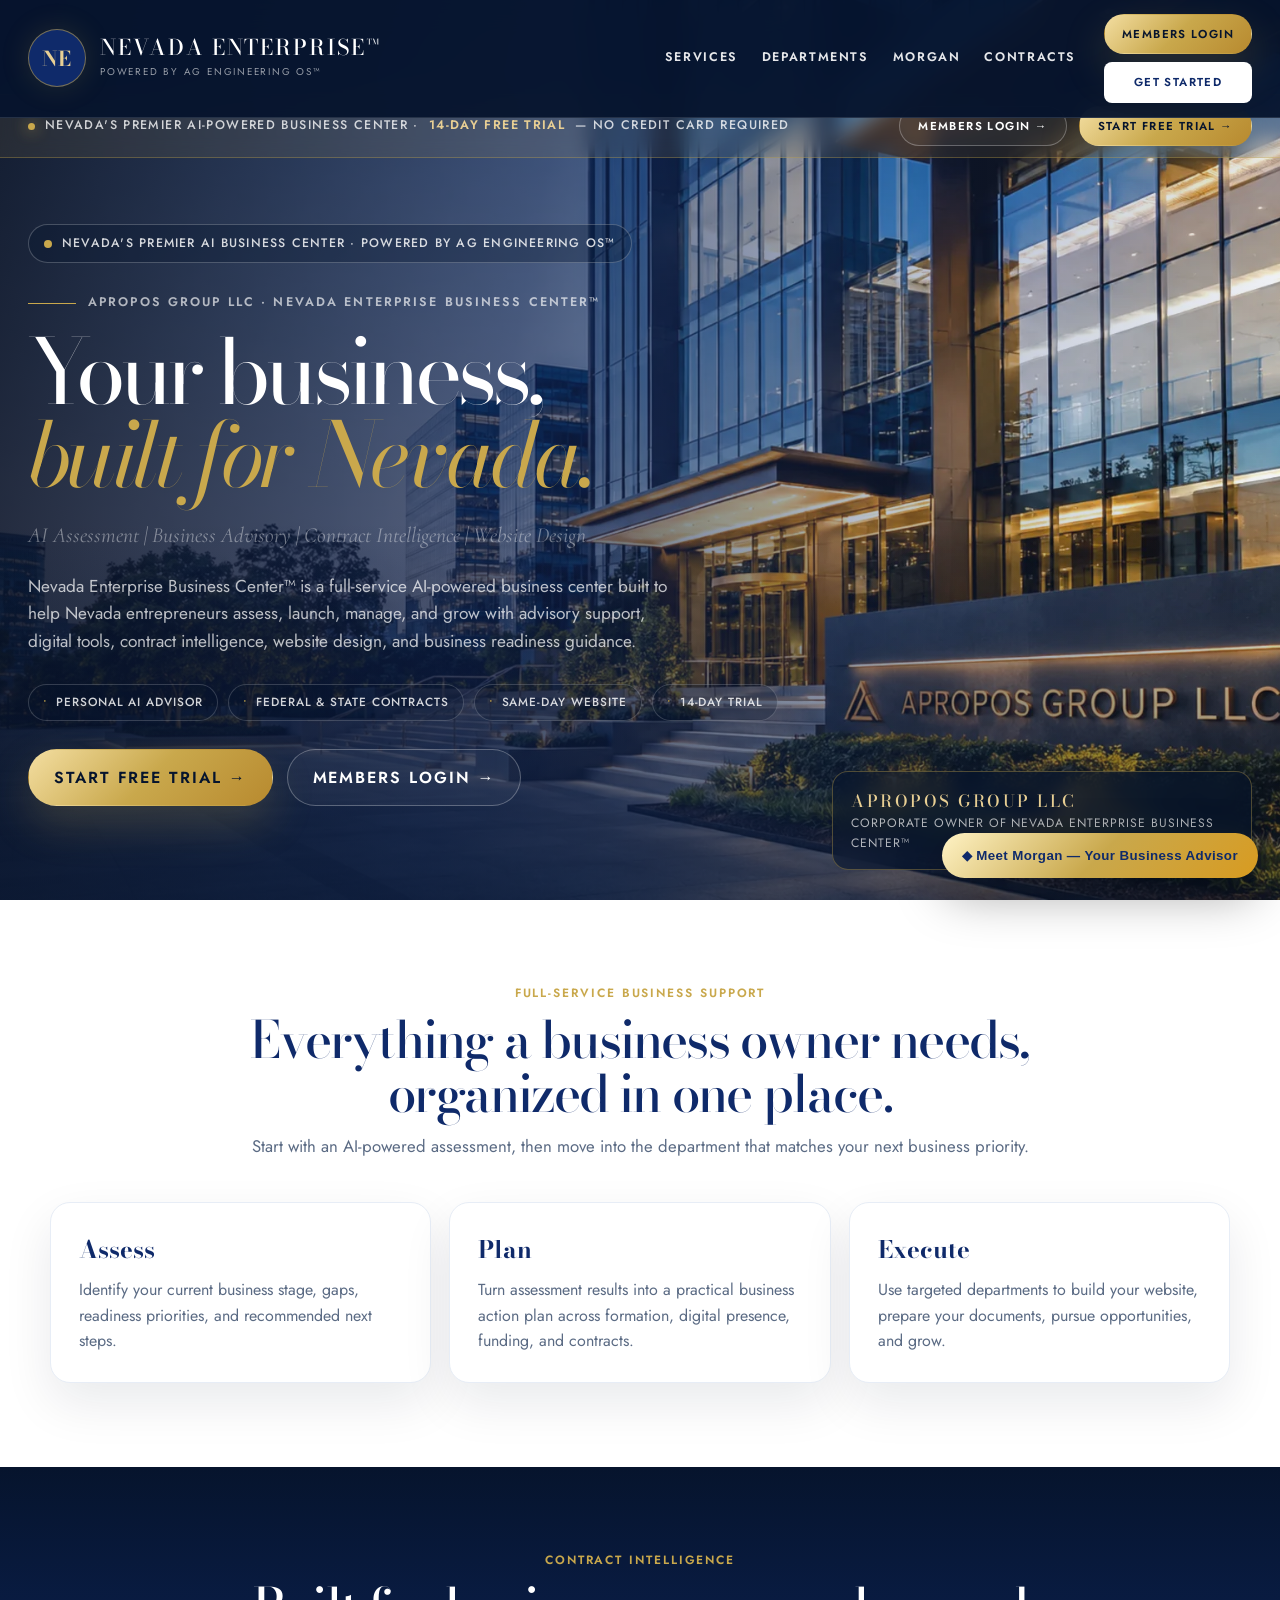
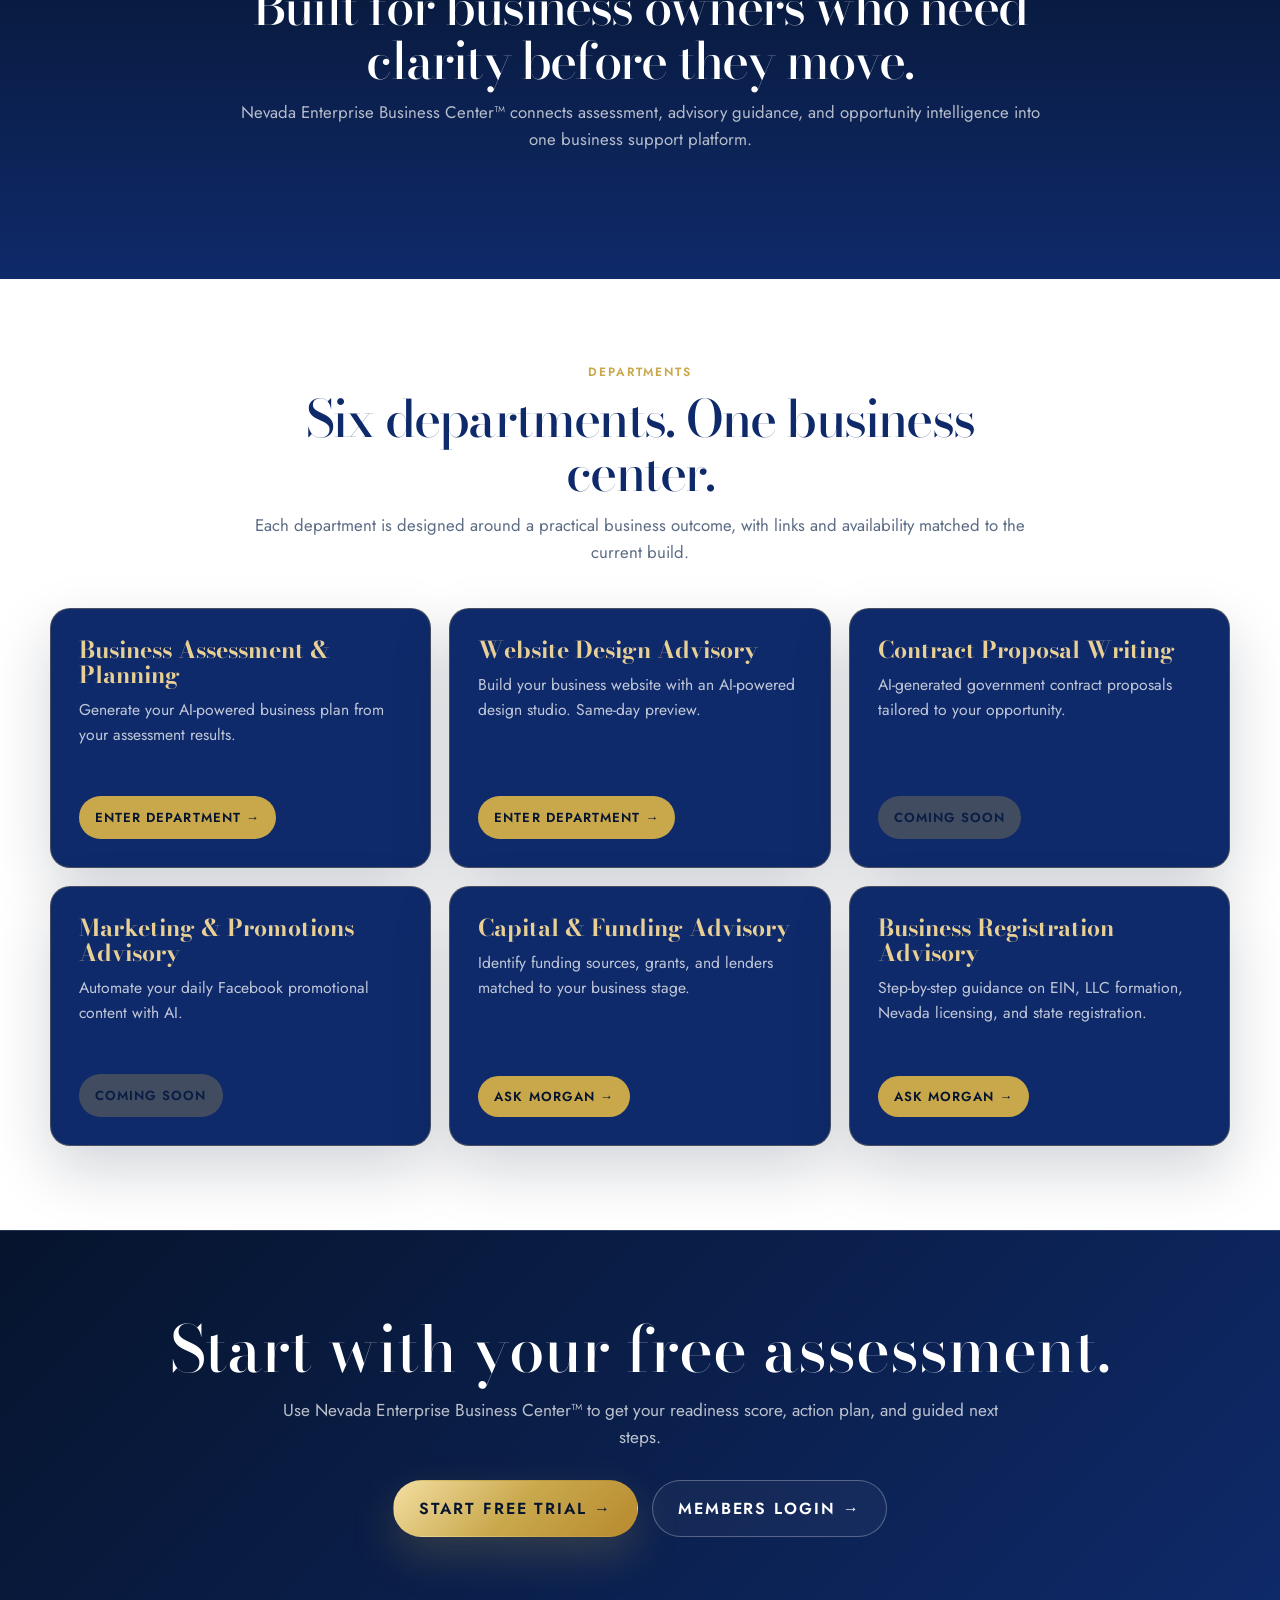
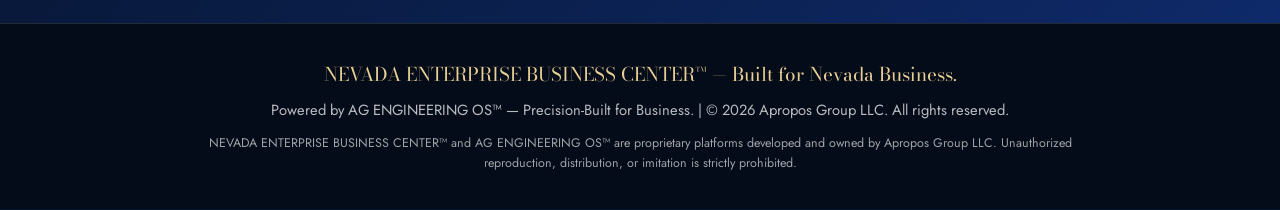
<file: index.html>
<!DOCTYPE html>
<html lang="en">
<head>
<meta charset="UTF-8">
<meta name="viewport" content="width=device-width, initial-scale=1.0">
<title>NEVADA ENTERPRISE BUSINESS CENTER™ | Powered by AG ENGINEERING OS™</title>
<meta name="description" content="Nevada Enterprise Business Center™ is a full-service AI-powered business center for assessment, advisory support, contract intelligence, website design, funding guidance, and Nevada business growth.">
<link rel="preconnect" href="https://fonts.googleapis.com">
<link rel="preconnect" href="https://fonts.gstatic.com" crossorigin>
<link href="https://fonts.googleapis.com/css2?family=Bodoni+Moda:ital,opsz,wght@0,6..96,400;0,6..96,500;0,6..96,700;1,6..96,400&family=Cormorant:ital,wght@0,500;1,400;1,500&family=Jost:wght@300;400;500;600&display=swap" rel="stylesheet">
<style>
:root{--ink:#06142d;--navy2:#0F2A6A;--gold:#C9A84C;--gold-2:#e8cf94;--white:#FFFFFF;--line:rgba(255,255,255,.12);--disp:'Bodoni Moda',serif;--subdisp:'Cormorant',serif;--body:'Jost',Arial,sans-serif}*{box-sizing:border-box;margin:0;padding:0}html{scroll-behavior:smooth;background:var(--ink)}body{font-family:var(--body);background:var(--ink);color:var(--white);overflow-x:hidden;line-height:1.6}a{color:inherit}.site-nav{position:fixed;inset:0 0 auto 0;z-index:50;background:rgba(6,20,45,.94);border-bottom:1px solid var(--line);backdrop-filter:blur(14px)}.nav-inner{min-height:94px;max-width:1440px;margin:0 auto;padding:14px 28px;display:flex;align-items:center;gap:28px}.brand{display:flex;align-items:center;gap:14px;text-decoration:none;min-width:330px}.brand-mark{width:58px;height:58px;border-radius:50%;background:var(--navy2);border:1px solid rgba(201,168,76,.55);display:grid;place-items:center;color:var(--gold-2);font:700 1.28rem var(--disp);letter-spacing:.02em;box-shadow:0 0 30px rgba(201,168,76,.15)}.brand-copy strong{display:block;font:500 1.35rem/1 var(--disp);letter-spacing:.09em;text-transform:uppercase}.brand-copy span{display:block;margin-top:5px;color:rgba(255,255,255,.58);font-size:.62rem;letter-spacing:.18em;text-transform:uppercase}.nav-links{display:flex;align-items:center;gap:24px;margin-left:auto}.nav-links a{font-size:.78rem;font-weight:600;letter-spacing:.13em;text-transform:uppercase;text-decoration:none;color:rgba(255,255,255,.9)}.nav-links a:hover{color:var(--gold-2)}.nav-actions{display:flex;flex-direction:column;gap:8px;align-items:stretch}.nav-actions .btn{min-width:148px;padding:10px 17px;font-size:.72rem}.btn{display:inline-flex;align-items:center;justify-content:center;gap:8px;border-radius:999px;text-decoration:none;font-weight:600;letter-spacing:.12em;text-transform:uppercase;border:1px solid transparent;cursor:pointer;transition:.18s}.btn:hover{transform:translateY(-2px)}.btn-gold{background:linear-gradient(135deg,#f3dea1,var(--gold),#b88a2f);color:var(--ink);box-shadow:0 18px 44px rgba(201,168,76,.22)}.btn-white{background:#fff;color:var(--navy2);border-radius:8px}.btn-ghost{background:rgba(255,255,255,.04);color:#fff;border-color:rgba(255,255,255,.28)}.cta-bar{position:fixed;top:94px;left:0;right:0;z-index:45;background:rgba(201,168,76,.10);border-top:1px solid rgba(201,168,76,.32);border-bottom:1px solid rgba(201,168,76,.32);backdrop-filter:blur(10px)}.cta-inner{max-width:1440px;margin:0 auto;padding:11px 28px;display:flex;align-items:center;justify-content:space-between;gap:20px}.announcement{display:flex;align-items:center;gap:10px;color:rgba(255,255,255,.78);font-size:.78rem;font-weight:500;letter-spacing:.11em;text-transform:uppercase}.announcement:before{content:'';width:7px;height:7px;border-radius:50%;background:var(--gold);box-shadow:0 0 15px var(--gold)}.announcement strong{color:var(--gold-2);font-weight:600}.bar-actions{display:flex;align-items:center;gap:12px}.bar-actions .btn{padding:10px 18px;font-size:.72rem}.hero{position:relative;min-height:100vh;padding-top:148px;display:flex;align-items:center;background-image:linear-gradient(100deg,rgba(7,15,34,.92) 0%,rgba(11,28,72,.70) 40%,rgba(15,42,106,.28) 68%,rgba(15,42,106,0) 100%),url('/assets/nevada-enterprise-hero.webp');background-size:cover;background-position:center;background-repeat:no-repeat}.hero:after{content:'';position:absolute;inset:0;background:linear-gradient(180deg,rgba(6,20,45,0) 58%,rgba(6,20,45,.58) 100%);pointer-events:none}.hero-inner{position:relative;z-index:2;max-width:1440px;width:100%;margin:0 auto;padding:74px 28px 92px}.hero-content{max-width:760px}.hero-badge{display:inline-flex;align-items:center;gap:10px;border:1px solid rgba(255,255,255,.22);border-radius:999px;padding:9px 15px;color:rgba(255,255,255,.82);font-size:.77rem;font-weight:500;letter-spacing:.10em;text-transform:uppercase;background:rgba(6,20,45,.32)}.hero-badge:before{content:'';width:8px;height:8px;border-radius:50%;background:var(--gold);animation:pulse 1.8s infinite}@keyframes pulse{0%,100%{box-shadow:0 0 0 0 rgba(201,168,76,.4)}50%{box-shadow:0 0 0 8px rgba(201,168,76,0)}}.eyebrow{margin-top:30px;color:rgba(255,255,255,.65);font-size:.78rem;font-weight:600;letter-spacing:.17em;text-transform:uppercase}.eyebrow:before{content:'';display:inline-block;width:48px;height:1px;background:var(--gold);vertical-align:middle;margin-right:12px}.hero h1{font-family:var(--disp);font-weight:400;font-size:clamp(3.7rem,7vw,7.2rem);line-height:.92;letter-spacing:-.055em;margin-top:18px}.hero h1 em{display:block;color:var(--gold);font-style:italic}.system-line{font-family:var(--subdisp);font-style:italic;font-size:1.35rem;color:rgba(255,255,255,.40);margin-top:22px}.hero-copy{max-width:650px;margin-top:20px;color:rgba(255,255,255,.72);font-size:1.08rem}.trust-pills{display:flex;flex-wrap:wrap;gap:10px;margin:28px 0}.trust-pill{border:1px solid rgba(255,255,255,.18);border-radius:999px;padding:8px 14px;color:rgba(255,255,255,.82);font-size:.74rem;font-weight:500;letter-spacing:.08em;text-transform:uppercase;background:rgba(6,20,45,.28)}.trust-pill:before{content:'•';color:var(--gold);margin-right:8px}.hero-actions{display:flex;flex-wrap:wrap;gap:14px}.hero-actions .btn{padding:15px 25px}.corp-note{position:absolute;right:28px;bottom:28px;z-index:3;max-width:420px;border:1px solid rgba(201,168,76,.36);background:rgba(6,20,45,.56);backdrop-filter:blur(10px);border-radius:16px;padding:16px 18px}.corp-note strong{display:block;color:var(--gold-2);font:500 1.05rem var(--disp);letter-spacing:.15em;text-transform:uppercase}.corp-note span{display:block;color:rgba(255,255,255,.68);font-size:.76rem;letter-spacing:.08em;text-transform:uppercase}.section{background:#fff;color:#13233d;padding:84px 28px}.section.dark{background:linear-gradient(180deg,var(--ink),var(--navy2));color:#fff}.inner{max-width:1180px;margin:0 auto}.section-head{text-align:center;max-width:820px;margin:0 auto 42px}.section .kicker{color:var(--gold);font-size:.75rem;text-transform:uppercase;letter-spacing:.16em;font-weight:600;margin-bottom:10px}.section h2{font-family:var(--disp);font-size:clamp(2.25rem,4vw,4rem);font-weight:500;line-height:1.05;color:var(--navy2);letter-spacing:-.035em}.section.dark h2{color:#fff}.lede{margin-top:12px;color:#5b6b84;font-size:1.05rem}.dark .lede{color:rgba(255,255,255,.70)}.process-grid,.dept-grid{display:grid;grid-template-columns:repeat(3,1fr);gap:18px}.process-card{background:#fff;border:1px solid #e7edf6;border-radius:20px;padding:28px;box-shadow:0 20px 50px rgba(6,20,45,.09)}.process-card h3{font-family:var(--disp);font-size:1.5rem;color:var(--navy2);margin-bottom:8px}.process-card p{color:#5b6b84}.dept{background:var(--navy2);color:#fff;border:1px solid rgba(201,168,76,.30);border-radius:20px;padding:28px;min-height:260px;display:flex;flex-direction:column;box-shadow:0 24px 60px rgba(6,20,45,.18)}.dept h3{font-family:var(--disp);font-size:1.45rem;color:var(--gold-2);line-height:1.08;margin-bottom:10px}.dept p{color:rgba(255,255,255,.74);font-size:.98rem;flex:1}.dept a,.dept button.dept-link,.dept span.dept-disabled{align-self:flex-start;margin-top:22px;background:var(--gold);color:var(--ink);border:0;border-radius:999px;padding:11px 16px;text-decoration:none;font-size:.82rem;font-weight:600;letter-spacing:.08em;text-transform:uppercase}.dept button.dept-link{font-family:var(--body);cursor:pointer}.dept span.dept-disabled{opacity:.62;cursor:not-allowed;background:rgba(201,168,76,.44)}.cta{background:linear-gradient(135deg,var(--ink),var(--navy2));text-align:center;color:#fff;padding:86px 28px;border-top:1px solid var(--line)}.cta h2{font-family:var(--disp);font-weight:500;font-size:clamp(2.4rem,5vw,4.5rem);line-height:1}.cta p{max-width:720px;margin:16px auto 28px;color:rgba(255,255,255,.72);font-size:1.08rem}.footer{background:#040b19;color:rgba(255,255,255,.62);text-align:center;padding:36px 24px;border-top:1px solid var(--line)}.footer-tag{font-family:var(--disp);font-size:1.18rem;color:var(--gold-2);margin-bottom:8px}.footer-sub{color:rgba(255,255,255,.72);font-size:.92rem}.legal{max-width:920px;margin:12px auto 0;font-size:.78rem;line-height:1.55}.morgan-anchor{position:relative;top:-130px;display:block;height:1px}.coach-launcher{position:fixed;right:22px;bottom:22px;z-index:80;border:0;border-radius:999px;padding:15px 20px;background:linear-gradient(135deg,#fff3c5,var(--gold),#d89b20);color:var(--navy2);font-weight:600;letter-spacing:.03em;box-shadow:0 18px 48px rgba(0,0,0,.34);cursor:pointer}.coach-panel{position:fixed;right:22px;bottom:84px;z-index:81;width:min(430px,calc(100vw - 28px));height:min(620px,calc(100vh - 116px));background:#fff;border:1px solid rgba(15,42,106,.18);border-radius:22px;box-shadow:0 30px 90px rgba(0,0,0,.38);display:none;flex-direction:column;overflow:hidden}.coach-panel.open{display:flex}.coach-head{background:linear-gradient(135deg,var(--ink),var(--navy2));color:#fff;padding:18px 20px;display:flex;justify-content:space-between;gap:14px}.coach-title{font-weight:600}.coach-sub{font-size:.78rem;color:rgba(255,255,255,.68);margin-top:3px}.coach-close{background:none;border:0;color:#fff;font-size:1.35rem;cursor:pointer}.coach-messages{flex:1;overflow-y:auto;padding:18px;background:#f7f9fd;display:flex;flex-direction:column;gap:12px}.coach-msg{max-width:88%;padding:12px 14px;border-radius:16px;font-size:.94rem;line-height:1.5;white-space:pre-wrap}.coach-msg.assistant{align-self:flex-start;background:#fff;border:1px solid #e3e8f3;border-left:4px solid var(--gold);color:#13233d}.coach-msg.user{align-self:flex-end;background:var(--navy2);color:#fff}.coach-form{padding:14px;background:#fff;border-top:1px solid #e3e8f3;display:flex;gap:8px}.coach-form textarea{flex:1;resize:none;height:46px;border:1px solid #d9e1ef;border-radius:14px;padding:12px;font-family:var(--body);font-size:.94rem}.coach-form button{border:0;border-radius:14px;background:var(--navy2);color:#fff;font-weight:600;padding:0 16px}.coach-note{padding:0 14px 12px;background:#fff;color:#69778f;font-size:.72rem;line-height:1.35}@media(max-width:1050px){.site-nav{position:relative}.cta-bar{position:relative;top:auto}.nav-inner{align-items:flex-start}.nav-links{display:none}.nav-actions{margin-left:auto}.hero{padding-top:0}.corp-note{display:none}.cta-inner{flex-direction:column;align-items:flex-start}.bar-actions{width:100%}.bar-actions .btn{flex:1}.process-grid,.dept-grid{grid-template-columns:1fr}.hero h1{font-size:clamp(3.3rem,13vw,5.2rem)}}@media(max-width:680px){.nav-inner{padding:14px 18px}.brand{min-width:0}.brand-mark{width:50px;height:50px;font-size:1.05rem}.brand-copy strong{font-size:1.02rem}.brand-copy span{font-size:.52rem;letter-spacing:.12em}.nav-actions .btn{min-width:132px;padding:9px 12px}.hero-inner{padding:52px 20px 72px}.hero-copy{font-size:1rem}.hero-actions .btn{width:100%}.coach-launcher{right:14px;bottom:14px}.coach-panel{right:14px;bottom:74px;width:calc(100vw - 28px)}}
</style>
</head>
<body>
<header class="site-nav">
  <div class="nav-inner">
    <a class="brand" href="/"><span class="brand-mark">NE</span><span class="brand-copy"><strong>NEVADA ENTERPRISE™</strong><span>Powered by AG ENGINEERING OS™</span></span></a>
    <nav class="nav-links"><a href="#services">Services</a><a href="#departments">Departments</a><a href="#morgan" id="morganNav">Morgan</a><a href="#contracts">Contracts</a></nav>
    <div class="nav-actions"><a class="btn btn-gold" href="/login">Members Login</a><a class="btn btn-white" href="/assessment.html">Get Started</a></div>
  </div>
</header>
<div class="cta-bar">
  <div class="cta-inner"><div class="announcement">Nevada's Premier AI-Powered Business Center · <strong>14-Day Free Trial</strong> — No Credit Card Required</div><div class="bar-actions"><a class="btn btn-ghost" href="/login">Members Login →</a><a class="btn btn-gold" href="/assessment.html">Start Free Trial →</a></div></div>
</div>
<main>
<section class="hero" id="home"><div class="hero-inner"><div class="hero-content"><div class="hero-badge">Nevada's Premier AI Business Center · Powered by AG ENGINEERING OS™</div><div class="eyebrow">Apropos Group LLC · Nevada Enterprise Business Center™</div><h1>Your business,<em>built for Nevada.</em></h1><div class="system-line">AI Assessment | Business Advisory | Contract Intelligence | Website Design</div><p class="hero-copy">Nevada Enterprise Business Center™ is a full-service AI-powered business center built to help Nevada entrepreneurs assess, launch, manage, and grow with advisory support, digital tools, contract intelligence, website design, and business readiness guidance.</p><div class="trust-pills"><span class="trust-pill">Personal AI Advisor</span><span class="trust-pill">Federal & State Contracts</span><span class="trust-pill">Same-Day Website</span><span class="trust-pill">14-Day Trial</span></div><div class="hero-actions"><a class="btn btn-gold" href="/assessment.html">Start Free Trial →</a><a class="btn btn-ghost" href="/login">Members Login →</a></div></div><div class="corp-note"><strong>APROPOS GROUP LLC</strong><span>Corporate owner of Nevada Enterprise Business Center™</span></div></div></section>
<section class="section" id="services"><div class="inner"><div class="section-head"><div class="kicker">Full-Service Business Support</div><h2>Everything a business owner needs, organized in one place.</h2><p class="lede">Start with an AI-powered assessment, then move into the department that matches your next business priority.</p></div><div class="process-grid"><div class="process-card"><h3>Assess</h3><p>Identify your current business stage, gaps, readiness priorities, and recommended next steps.</p></div><div class="process-card"><h3>Plan</h3><p>Turn assessment results into a practical business action plan across formation, digital presence, funding, and contracts.</p></div><div class="process-card"><h3>Execute</h3><p>Use targeted departments to build your website, prepare your documents, pursue opportunities, and grow.</p></div></div></div></section>
<section class="section dark" id="contracts"><div class="inner"><div class="section-head"><div class="kicker">Contract Intelligence</div><h2>Built for business owners who need clarity before they move.</h2><p class="lede">Nevada Enterprise Business Center™ connects assessment, advisory guidance, and opportunity intelligence into one business support platform.</p></div></div></section>
<section class="section" id="departments"><div class="inner"><div class="section-head"><div class="kicker">Departments</div><h2>Six departments. One business center.</h2><p class="lede">Each department is designed around a practical business outcome, with links and availability matched to the current build.</p></div><div class="dept-grid"><div class="dept"><h3>Business Assessment & Planning</h3><p>Generate your AI-powered business plan from your assessment results.</p><a href="/assessment.html">Enter Department →</a></div><div class="dept"><h3>Website Design Advisory</h3><p>Build your business website with an AI-powered design studio. Same-day preview.</p><a href="/website-builder.html">Enter Department →</a></div><div class="dept"><h3>Contract Proposal Writing</h3><p>AI-generated government contract proposals tailored to your opportunity.</p><span class="dept-disabled">Coming Soon</span></div><div class="dept"><h3>Marketing & Promotions Advisory</h3><p>Automate your daily Facebook promotional content with AI.</p><span class="dept-disabled">Coming Soon</span></div><div class="dept"><h3>Capital & Funding Advisory</h3><p>Identify funding sources, grants, and lenders matched to your business stage.</p><button type="button" class="dept-link" data-question="I need capital, funding, or grant readiness guidance for my Nevada business.">Ask Morgan →</button></div><div class="dept"><h3>Business Registration Advisory</h3><p>Step-by-step guidance on EIN, LLC formation, Nevada licensing, and state registration.</p><button type="button" class="dept-link" data-question="I need business registration guidance for EIN, LLC formation, Nevada licensing, and state registration.">Ask Morgan →</button></div></div></div></section>
<section class="cta" id="pricing"><h2>Start with your free assessment.</h2><p>Use Nevada Enterprise Business Center™ to get your readiness score, action plan, and guided next steps.</p><div class="hero-actions" style="justify-content:center"><a class="btn btn-gold" href="/assessment.html">Start Free Trial →</a><a class="btn btn-ghost" href="/login">Members Login →</a></div></section>
</main>
<footer class="footer"><div class="footer-tag">NEVADA ENTERPRISE BUSINESS CENTER™ — Built for Nevada Business.</div><div class="footer-sub">Powered by AG ENGINEERING OS™ — Precision-Built for Business. | © 2026 Apropos Group LLC. All rights reserved.</div><div class="legal">NEVADA ENTERPRISE BUSINESS CENTER™ and AG ENGINEERING OS™ are proprietary platforms developed and owned by Apropos Group LLC. Unauthorized reproduction, distribution, or imitation is strictly prohibited.</div></footer>
<span id="morgan" class="morgan-anchor" aria-hidden="true"></span>
<button class="coach-launcher" id="coachLauncher" type="button">◆ Meet Morgan — Your Business Advisor</button>
<section class="coach-panel" id="coachPanel" aria-label="Morgan AI Business Advisor"><div class="coach-head"><div><div class="coach-title">Morgan — Your Business Advisor</div><div class="coach-sub">Assigned to you by Nevada Enterprise Business Center™</div></div><button class="coach-close" id="coachClose" type="button" aria-label="Close Morgan">×</button></div><div class="coach-messages" id="coachMessages"><div class="coach-msg assistant">Hi — I'm Morgan, your AI Business Advisor at the Nevada Enterprise Business Center. To give you personalized guidance, start your free assessment or sign in as a returning member. I'm happy to answer general questions in the meantime.</div></div><form class="coach-form" id="coachForm"><textarea id="coachInput" placeholder="Ask Morgan a question..." required></textarea><button id="coachSend" type="submit">Send</button></form><div class="coach-note">Educational business guidance only. No legal, tax, financial, funding, grant, or contract award guarantees.</div></section>
<script>
(function(){const launcher=document.getElementById('coachLauncher'),panel=document.getElementById('coachPanel'),close=document.getElementById('coachClose'),form=document.getElementById('coachForm'),input=document.getElementById('coachInput'),send=document.getElementById('coachSend'),messages=document.getElementById('coachMessages'),morganNav=document.getElementById('morganNav'),deptButtons=document.querySelectorAll('[data-question]'),history=[];function openCoach(prefill){panel.classList.add('open');if(prefill){input.value=prefill;}setTimeout(()=>input.focus(),80)}function closeCoach(){panel.classList.remove('open')}function addMessage(role,text){const div=document.createElement('div');div.className='coach-msg '+role;div.textContent=text;messages.appendChild(div);messages.scrollTop=messages.scrollHeight;if(role==='user'||role==='assistant')history.push({role,content:text});while(history.length>8)history.shift();return div}launcher.addEventListener('click',()=>openCoach());close.addEventListener('click',closeCoach);if(morganNav){morganNav.addEventListener('click',e=>{e.preventDefault();openCoach();});}deptButtons.forEach(btn=>btn.addEventListener('click',()=>openCoach(btn.dataset.question||'')));input.addEventListener('keydown',e=>{if(e.key==='Enter'&&!e.shiftKey){e.preventDefault();form.requestSubmit()}});form.addEventListener('submit',async e=>{e.preventDefault();const text=input.value.trim();if(!text)return;input.value='';addMessage('user',text);send.disabled=true;const thinking=addMessage('assistant','Morgan is reviewing your question...');try{const response=await fetch('/.netlify/functions/ai-agent-coach',{method:'POST',headers:{'Content-Type':'application/json'},body:JSON.stringify({message:text,history:history.slice(0,-1)})});const data=await response.json();thinking.textContent=data.ok?data.reply:(data.error||'I could not complete that request. Please try again.');if(data.ok)history.push({role:'assistant',content:thinking.textContent})}catch(err){thinking.textContent='I could not reach Morgan right now. Please try again after the site finishes redeploying.'}finally{send.disabled=false;messages.scrollTop=messages.scrollHeight}})})();
</script>
</body>
</html>
</file>
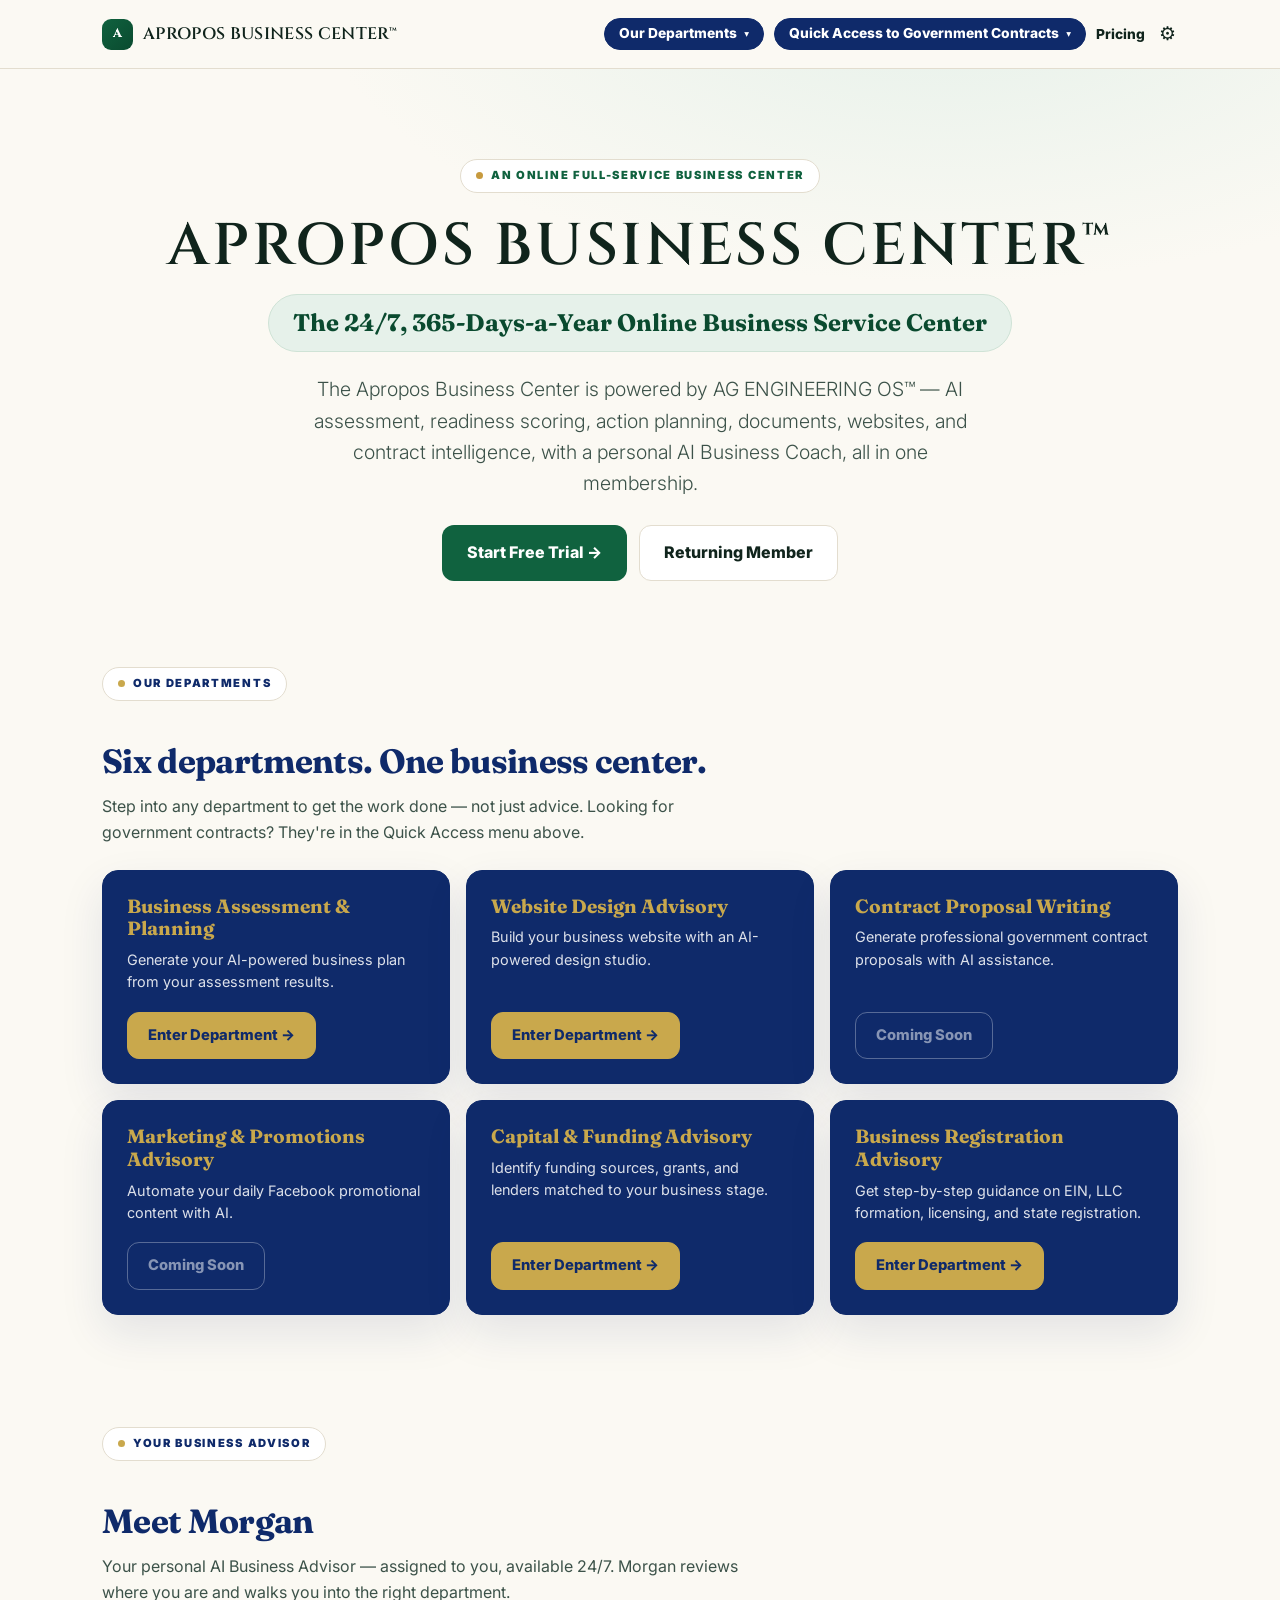
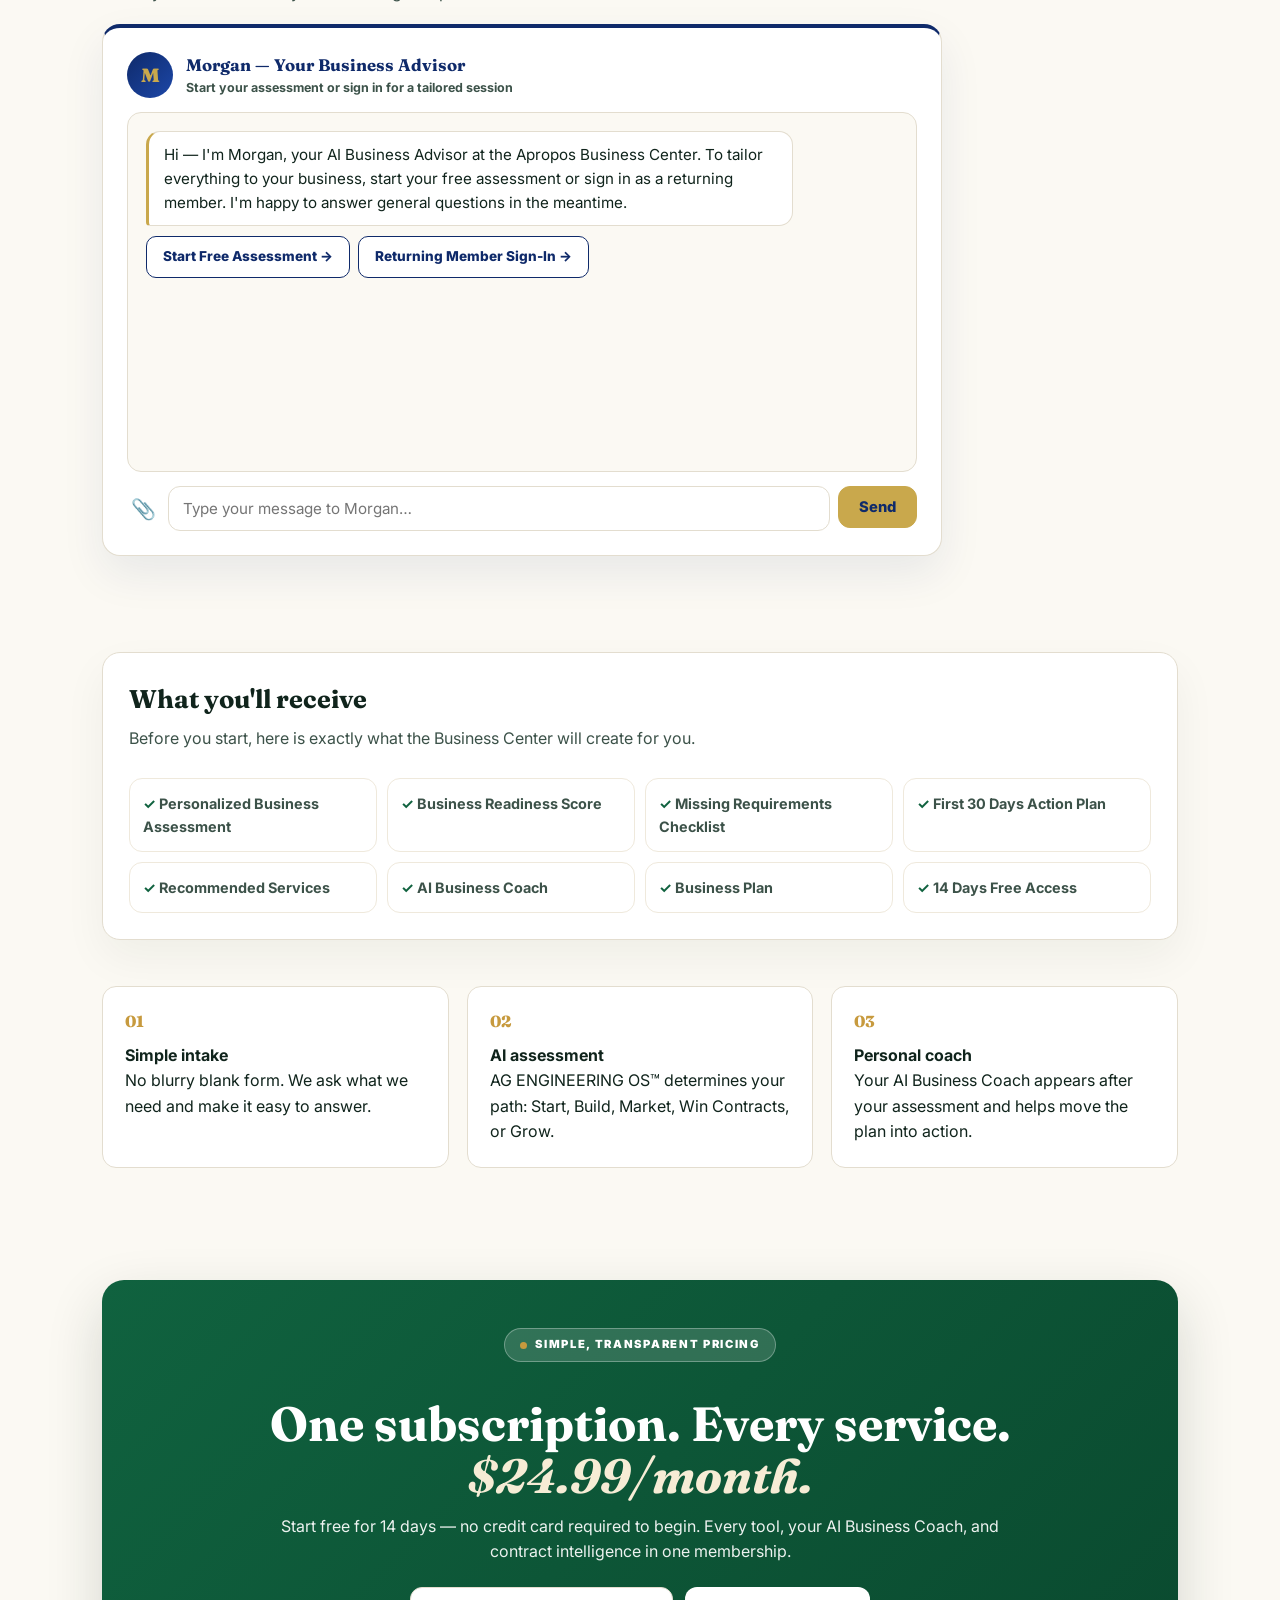
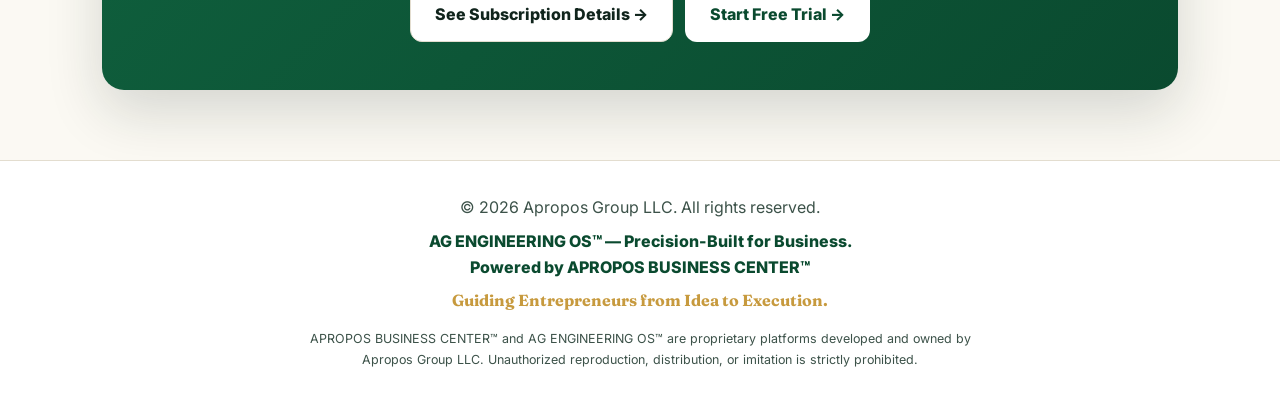
<file: APROPOS-BIZPLAN-main/index.html>
<!DOCTYPE html>
<html lang="en">
<head>
<meta charset="utf-8">
<meta name="viewport" content="width=device-width, initial-scale=1">
<title>APROPOS BUSINESS CENTER™ — AG ENGINEERING OS™</title>
<meta name="description" content="APROPOS BUSINESS CENTER™ is an online full-service business center powered by AG ENGINEERING OS™. Get an AI business assessment, readiness score, action plan, and a personal AI Business Coach.">
<link rel="preconnect" href="https://fonts.googleapis.com">
<link rel="preconnect" href="https://fonts.gstatic.com" crossorigin>
<link href="https://fonts.googleapis.com/css2?family=Cinzel:wght@400;500;600&family=Fraunces:opsz,wght@9..144,500;9..144,600;9..144,700&family=Inter:wght@300;400;500;600;700;800&display=swap" rel="stylesheet">
<link rel="stylesheet" href="/styles.css">
<style>
.hero-center{max-width:1000px;margin:0 auto;text-align:center;display:flex;flex-direction:column;align-items:center}
.hero-center h1{margin-bottom:16px}
.tagline-band{font-family:var(--disp);font-weight:700;font-size:clamp(1.04rem,2.1vw,1.5rem);color:var(--green2);background:var(--soft);border:1px solid #cfe3d6;border-radius:999px;padding:9px 24px;margin-bottom:22px}
.hero-center .lede{max-width:680px;margin:0 auto 26px}
.hero-center .cta-row{justify-content:center}
.hero-center h1{font-family:'Cinzel',serif;font-weight:600;letter-spacing:.045em;line-height:1.08;width:100%}
.top .logo{font-family:'Cinzel',serif;font-weight:600;letter-spacing:.02em;font-size:1.04rem}

/* ── Item 1: nav dropdowns + department directory (sapphire/gold house standard; existing green elements untouched) ── */
:root{--sapphire:#0F2A6A;--goldstd:#C9A84C}
/* Padding fix: header is position:sticky (in-flow, reserves its own height — full hero already shows on load).
   scroll-padding-top keeps the sticky header from covering anchored targets, without introducing an empty gap. */
html{scroll-padding-top:84px}
/* Nav dropdown — NEW element added alongside existing nav links */
.nav-dd{position:relative;display:inline-flex}
.nav-dd-toggle{font-family:var(--body);font-size:.86rem;font-weight:800;color:#fff;background:var(--sapphire);border:1px solid var(--sapphire);border-radius:999px;padding:8px 14px;cursor:pointer;display:inline-flex;align-items:center;gap:7px;line-height:1}
.nav-dd-toggle .car{font-size:.6rem;transition:transform .15s}
.nav-dd.open .nav-dd-toggle .car{transform:rotate(180deg)}
.nav-dd-menu{position:absolute;top:calc(100% + 10px);right:0;min-width:296px;background:#fff;border:1px solid var(--line);border-radius:14px;box-shadow:0 22px 56px rgba(15,42,106,.18);padding:8px;display:none;z-index:40}
.nav-dd-menu a{display:block;font-size:.85rem;font-weight:700;color:var(--sapphire);text-decoration:none;padding:9px 12px;border-radius:9px;border-left:3px solid transparent}
.nav-dd-menu a:hover{background:#f2f5fc;border-left-color:var(--goldstd)}
.nav-dd.open .nav-dd-menu{display:block}
@media(hover:hover) and (min-width:901px){.nav-dd:hover .nav-dd-menu{display:block}}
@media(max-width:900px){.nav-dd{width:100%}.nav-dd-toggle{width:100%;justify-content:space-between}.nav-dd-menu{position:static;right:auto;min-width:0;width:100%;box-shadow:none;margin-top:6px}}
/* Department directory — NEW section below hero */
#departments .eyebrow{color:var(--sapphire)}
#departments .dot{background:var(--goldstd)}
.dept-dir-title{font-family:var(--disp);font-weight:700;font-size:clamp(1.5rem,3vw,2.1rem);letter-spacing:-.02em;color:var(--sapphire);margin:12px 0 6px}
.dept-dir-sub{color:var(--ink2);max-width:660px;margin-bottom:4px}
.dept-grid{display:grid;grid-template-columns:repeat(3,minmax(0,1fr));gap:16px;margin-top:24px}
.dept-card{display:flex;flex-direction:column;background:var(--sapphire);border:1px solid var(--sapphire);border-radius:16px;padding:24px;min-height:200px;scroll-margin-top:90px;box-shadow:0 18px 44px rgba(15,42,106,.10)}
.dept-card h3{font-family:var(--disp);font-weight:700;font-size:1.2rem;line-height:1.18;color:var(--goldstd);margin-bottom:9px}
.dept-card p{font-size:.9rem;line-height:1.55;color:rgba(255,255,255,.86);margin-bottom:18px;flex:1}
.btn-dept{display:inline-flex;align-items:center;justify-content:center;gap:8px;align-self:flex-start;font-family:var(--body);font-weight:800;font-size:.92rem;border-radius:12px;padding:11px 20px;text-decoration:none;background:var(--goldstd);color:var(--sapphire);border:1.5px solid var(--goldstd);transition:.15s}
.btn-dept:hover{background:transparent;color:var(--goldstd)}
.btn-dept.muted{background:transparent;color:rgba(255,255,255,.5);border-color:rgba(255,255,255,.3);cursor:default;pointer-events:none}
@media(max-width:900px){.dept-grid{grid-template-columns:1fr}}
/* Morgan AI Coach (Item 2) — sapphire/gold chat */
#morgan-coach .eyebrow{color:var(--sapphire)}
#morgan-coach .dot{background:var(--goldstd)}
.morgan-title{font-family:var(--disp);font-weight:700;font-size:clamp(1.5rem,3vw,2.1rem);letter-spacing:-.02em;color:var(--sapphire);margin:12px 0 6px}
.morgan-sub{color:var(--ink2);max-width:660px;margin-bottom:18px}
.morgan-card{background:#fff;border:1px solid var(--line);border-top:4px solid var(--sapphire);border-radius:18px;padding:24px;box-shadow:0 18px 44px rgba(15,42,106,.08);max-width:840px}
.morgan-hd{display:flex;align-items:center;gap:13px;margin-bottom:14px}
.morgan-av{width:46px;height:46px;border-radius:50%;background:linear-gradient(135deg,var(--sapphire),#1c47a8);color:var(--goldstd);display:grid;place-items:center;font-family:var(--disp);font-weight:900;font-size:1.2rem;flex:0 0 46px}
.morgan-name{font-family:var(--disp);font-weight:700;color:var(--sapphire);font-size:1.05rem}
.morgan-status{font-size:.78rem;color:var(--ink2);font-weight:700}
.morgan-chat{border:1px solid var(--line);border-radius:14px;background:var(--paper);height:360px;overflow-y:auto;padding:18px;display:flex;flex-direction:column;gap:12px;margin-bottom:14px}
.morgan-chat .m{max-width:86%;padding:11px 15px;border-radius:14px;font-size:.95rem;line-height:1.55;word-wrap:break-word}
.morgan-chat .m.user{align-self:flex-end;background:var(--sapphire);color:#fff;border-bottom-right-radius:4px}
.morgan-chat .m.bot{align-self:flex-start;background:#fff;border:1px solid var(--line);border-left:3px solid var(--goldstd);border-bottom-left-radius:4px;color:var(--ink)}
.morgan-chat .m.bot strong{color:var(--sapphire)}
.morgan-acts{display:flex;flex-wrap:wrap;gap:8px;align-self:flex-start;margin:-2px 0 4px}
.morgan-act{display:inline-flex;align-items:center;gap:6px;font-family:var(--body);font-weight:800;font-size:.85rem;border-radius:10px;padding:9px 16px;text-decoration:none;border:1.5px solid var(--sapphire);color:var(--sapphire);background:#fff;transition:.15s}
.morgan-act:hover{background:var(--sapphire);color:#fff}
.morgan-act.primary{background:var(--goldstd);border-color:var(--goldstd);color:var(--sapphire)}
.morgan-act.primary:hover{background:transparent;color:var(--sapphire)}
.morgan-form{display:flex;gap:8px;align-items:center}
.morgan-form input#morganInput{flex:1;min-width:0;font-family:var(--body);font-size:.95rem;padding:12px 14px;border:1px solid var(--line);border-radius:12px;background:#fff;color:var(--ink)}
.morgan-form input#morganInput:focus{outline:none;border-color:var(--sapphire)}
.morgan-clip{background:none;border:0;font-size:1.25rem;cursor:pointer;color:var(--goldstd);padding:2px 4px;line-height:1;transition:.2s;flex:0 0 auto}
.morgan-clip:hover{color:var(--sapphire)}
.morgan-doctag{display:inline-flex;align-items:center;gap:10px;background:#f2f5fc;border:1px solid var(--line);border-left:3px solid var(--goldstd);border-radius:9px;padding:7px 11px;font-size:.82rem;color:var(--sapphire);margin-bottom:10px;max-width:100%}
.morgan-doctag .nm{font-weight:700;overflow:hidden;text-overflow:ellipsis;white-space:nowrap;max-width:320px}
.morgan-doctag .rm{background:none;border:0;color:#b23b3b;cursor:pointer;font-weight:800;font-size:.8rem;flex:0 0 auto}
/* Settings menu (Item 3) — sapphire/gold */
.nav-gear{background:none;border:0;font-size:1.18rem;cursor:pointer;color:var(--ink);line-height:1;padding:4px 2px;transition:.25s;margin-left:2px}
.nav-gear:hover{color:var(--sapphire);transform:rotate(35deg)}
.set-overlay{position:fixed;inset:0;background:rgba(10,18,40,.6);display:none;align-items:flex-start;justify-content:center;padding:30px 16px;z-index:120;overflow-y:auto}
.set-overlay.show{display:flex}
.set-panel{background:#fff;width:100%;max-width:600px;border-radius:18px;border-top:4px solid var(--sapphire);box-shadow:0 30px 80px rgba(10,18,40,.42);overflow:hidden;margin:auto}
.set-head{display:flex;align-items:center;justify-content:space-between;padding:18px 24px;background:var(--sapphire)}
.set-head h2{font-family:var(--disp);color:var(--goldstd);font-size:1.3rem;margin:0;font-weight:700}
.set-close{background:none;border:0;color:#fff;font-size:1.25rem;cursor:pointer;line-height:1}
.set-body{padding:4px 24px 22px;max-height:74vh;overflow-y:auto}
.set-sec{padding:20px 0;border-bottom:1px solid var(--line2)}
.set-sec:last-child{border-bottom:0}
.set-sec h3{font-family:var(--disp);color:var(--sapphire);font-size:1.12rem;margin:0 0 6px;font-weight:700}
.set-sub{color:var(--ink2);font-size:.88rem;margin-bottom:14px;line-height:1.5}
.set-row{display:flex;justify-content:space-between;align-items:center;gap:14px;padding:7px 0}
.set-row label{font-weight:700;color:var(--ink);font-size:.9rem;display:flex;align-items:center}
.set-row > div{color:var(--ink2);font-size:.92rem;text-align:right}
.set-row input.set-emailin{font-family:var(--body);font-size:.88rem;padding:8px 10px;border:1px solid var(--line);border-radius:8px;min-width:200px}
.soon{font-size:.66rem;background:var(--line2);color:var(--ink2);border-radius:999px;padding:2px 8px;margin-left:8px;font-weight:800;letter-spacing:.04em}
.set-uploadbtn{display:inline-flex;align-items:center;gap:8px;background:var(--sapphire);color:#fff;font-weight:800;font-size:.86rem;padding:10px 18px;border-radius:10px;cursor:pointer;border:2px solid var(--sapphire);transition:.2s}
.set-uploadbtn:hover{background:#fff;color:var(--sapphire)}
.set-hint{font-size:.78rem;color:var(--ink2);margin:9px 0 12px}
.set-files{display:flex;flex-direction:column;gap:8px}
.set-file{display:flex;align-items:center;justify-content:space-between;gap:12px;border:1px solid var(--line);border-left:3px solid var(--goldstd);border-radius:10px;padding:10px 14px;font-size:.9rem;color:var(--ink)}
.set-file .del{background:none;border:0;color:#b23b3b;cursor:pointer;font-weight:800;font-size:.82rem}
.set-grid{display:grid;grid-template-columns:repeat(4,1fr);gap:10px}
.set-thumb{position:relative;aspect-ratio:1;border-radius:10px;overflow:hidden;border:1px solid var(--line);background:var(--paper)}
.set-thumb img{width:100%;height:100%;object-fit:cover}
.set-thumb .del{position:absolute;top:4px;right:4px;background:rgba(10,18,40,.72);color:#fff;border:0;border-radius:6px;width:22px;height:22px;cursor:pointer;font-size:.75rem;line-height:1}
.toggle{width:46px;height:25px;border-radius:999px;background:var(--line);border:0;position:relative;cursor:pointer;transition:.2s;padding:0;flex:0 0 46px}
.toggle span{position:absolute;top:3px;left:3px;width:19px;height:19px;border-radius:50%;background:#fff;transition:.2s;box-shadow:0 1px 3px rgba(0,0,0,.2)}
.toggle.on{background:var(--sapphire)}
.toggle.on span{left:24px}
.toggle.disabled{background:var(--line2);cursor:not-allowed;opacity:.55}
@media(max-width:600px){.set-grid{grid-template-columns:repeat(3,1fr)}}
</style>
</head>
<body>
<header class="top"><div class="wrap"><a class="logo" href="/index.html"><span class="mk">A</span>APROPOS BUSINESS CENTER™</a><nav class="nav"><div class="nav-dd"><button type="button" class="nav-dd-toggle" aria-haspopup="true" aria-expanded="false">Our Departments <span class="car">▾</span></button><div class="nav-dd-menu"><a href="/assessment.html">Business Assessment &amp; Planning</a><a href="/website-builder.html">Website Design Advisory</a><a href="#">Contract Proposal Writing</a><a href="#">Marketing &amp; Promotions Advisory</a><a href="#">Capital &amp; Funding Advisory</a><a href="#">Business Registration Advisory</a></div></div><div class="nav-dd"><button type="button" class="nav-dd-toggle" aria-haspopup="true" aria-expanded="false">Quick Access to Government Contracts <span class="car">▾</span></button><div class="nav-dd-menu"><a href="https://capgenmkt.aproposgroupllc.com" target="_blank" rel="noopener">Federal Contract Opportunities</a><a href="https://nevadastategen.aproposgroupllc.com" target="_blank" rel="noopener">Nevada State Contract Opportunities</a><a href="https://calstategen.aproposgroupllc.com" target="_blank" rel="noopener">California State Contract Opportunities</a></div></div><a href="/subscription.html">Pricing</a><button class="nav-gear" id="navGear" aria-label="Settings" title="Settings">⚙</button></nav></div></header>

<section class="hero">
  <div class="wrap hero-center">
    <span class="eyebrow"><span class="dot"></span>An Online Full-Service Business Center</span>
    <h1>APROPOS BUSINESS CENTER™</h1>
    <div class="tagline-band">The 24/7, 365-Days-a-Year Online Business Service Center</div>
    <p class="lede">The Apropos Business Center is powered by AG ENGINEERING OS™ — AI assessment, readiness scoring, action planning, documents, websites, and contract intelligence, with a personal AI Business Coach, all in one membership.</p>
    <div class="cta-row"><a href="/assessment.html" class="btn btn-primary">Start Free Trial →</a><a href="/resume.html" class="btn btn-ghost">Returning Member</a></div>
  </div>
</section>

<section class="section" id="departments"><div class="wrap">
  <span class="eyebrow"><span class="dot"></span>Our Departments</span>
  <h2 class="dept-dir-title">Six departments. One business center.</h2>
  <p class="dept-dir-sub">Step into any department to get the work done — not just advice. Looking for government contracts? They're in the Quick Access menu above.</p>
  <div class="dept-grid">
    <div class="dept-card" id="dept-planning"><h3>Business Assessment &amp; Planning</h3><p>Generate your AI-powered business plan from your assessment results.</p><a class="btn-dept" href="/assessment.html">Enter Department →</a></div>
    <div class="dept-card" id="dept-website"><h3>Website Design Advisory</h3><p>Build your business website with an AI-powered design studio.</p><a class="btn-dept" href="/website-builder.html">Enter Department →</a></div>
    <div class="dept-card" id="dept-proposals"><h3>Contract Proposal Writing</h3><p>Generate professional government contract proposals with AI assistance.</p><span class="btn-dept muted" aria-disabled="true">Coming Soon</span></div>
    <div class="dept-card" id="dept-marketing"><h3>Marketing &amp; Promotions Advisory</h3><p>Automate your daily Facebook promotional content with AI.</p><span class="btn-dept muted" aria-disabled="true">Coming Soon</span></div>
    <div class="dept-card" id="dept-funding"><h3>Capital &amp; Funding Advisory</h3><p>Identify funding sources, grants, and lenders matched to your business stage.</p><a class="btn-dept" href="#">Enter Department →</a></div>
    <div class="dept-card" id="dept-registration"><h3>Business Registration Advisory</h3><p>Get step-by-step guidance on EIN, LLC formation, licensing, and state registration.</p><a class="btn-dept" href="#">Enter Department →</a></div>
  </div>
</div></section>

<section class="section" id="morgan-coach"><div class="wrap">
  <span class="eyebrow"><span class="dot"></span>Your Business Advisor</span>
  <h2 class="morgan-title">Meet Morgan</h2>
  <p class="morgan-sub">Your personal AI Business Advisor — assigned to you, available 24/7. Morgan reviews where you are and walks you into the right department.</p>
  <div class="morgan-card">
    <div class="morgan-hd"><div class="morgan-av">M</div><div><div class="morgan-name">Morgan — Your Business Advisor</div><div class="morgan-status" id="morganStatus">Connecting…</div></div></div>
    <div class="morgan-chat" id="morganChat" aria-live="polite"></div>
    <div class="morgan-doctag" id="morganDocTag" style="display:none"><span class="nm" id="morganDocName"></span><button type="button" class="rm" id="morganDocRemove" aria-label="Remove document">✕ remove</button></div>
    <form class="morgan-form" id="morganForm"><button type="button" class="morgan-clip" id="morganClip" aria-label="Attach a document" title="Attach a document (.pdf, .docx, .txt)">📎</button><input id="morganInput" placeholder="Type your message to Morgan…" autocomplete="off"><button class="btn-dept" type="submit">Send</button><input type="file" id="morganFile" accept=".pdf,.docx,.txt" hidden></form>
  </div>
</div></section>

<section class="expect"><div class="wrap"><div class="expect-card"><h2>What you'll receive</h2><p class="sub">Before you start, here is exactly what the Business Center will create for you.</p><div class="expect-grid"><div class="expect-item"><b>✓</b> Personalized Business Assessment</div><div class="expect-item"><b>✓</b> Business Readiness Score</div><div class="expect-item"><b>✓</b> Missing Requirements Checklist</div><div class="expect-item"><b>✓</b> First 30 Days Action Plan</div><div class="expect-item"><b>✓</b> Recommended Services</div><div class="expect-item"><b>✓</b> AI Business Coach</div><div class="expect-item"><b>✓</b> Business Plan</div><div class="expect-item"><b>✓</b> 14 Days Free Access</div></div></div></div></section>

<section class="section" id="how"><div class="wrap how"><div class="s"><div class="n">01</div><h4>Simple intake</h4><p>No blurry blank form. We ask what we need and make it easy to answer.</p></div><div class="s"><div class="n">02</div><h4>AI assessment</h4><p>AG ENGINEERING OS™ determines your path: Start, Build, Market, Win Contracts, or Grow.</p></div><div class="s"><div class="n">03</div><h4>Personal coach</h4><p>Your AI Business Coach appears after your assessment and helps move the plan into action.</p></div></div></section>

<section class="section"><div class="wrap"><div class="price-band">
  <span class="eyebrow" style="background:rgba(255,255,255,.15);border-color:rgba(255,255,255,.3);color:#fff"><span class="dot"></span>Simple, transparent pricing</span>
  <h2 style="margin-top:14px">One subscription. Every service. <span class="em">$24.99/month.</span></h2>
  <p>Start free for 14 days — no credit card required to begin. Every tool, your AI Business Coach, and contract intelligence in one membership.</p>
  <div class="cta-row" style="justify-content:center"><a href="/subscription.html" class="btn btn-ghost">See Subscription Details →</a><a href="/assessment.html" class="btn btn-primary" style="background:#fff;color:var(--green2)">Start Free Trial →</a></div>
</div></div></section>

<footer class="footer-brand"><div class="wrap"><div>© 2026 Apropos Group LLC. All rights reserved.</div><div class="footer-platform">AG ENGINEERING OS™ — Precision-Built for Business.<br>Powered by APROPOS BUSINESS CENTER™</div><div class="footer-tag">Guiding Entrepreneurs from Idea to Execution.</div><div style="max-width:680px;margin:14px auto 0;font-size:.78rem;color:var(--ink2);line-height:1.7">APROPOS BUSINESS CENTER™ and AG ENGINEERING OS™ are proprietary platforms developed and owned by Apropos Group LLC. Unauthorized reproduction, distribution, or imitation is strictly prohibited.</div></div></footer>

<div class="set-overlay" id="setOverlay">
  <div class="set-panel">
    <div class="set-head"><h2>Settings</h2><button class="set-close" id="setClose" aria-label="Close">✕</button></div>
    <div class="set-body">
      <section class="set-sec">
        <h3>Profile</h3>
        <div class="set-row"><label>Display name</label><div id="setName">—</div></div>
        <div class="set-row"><label>Business name</label><div id="setBiz">—</div></div>
        <div class="set-row"><label>Email</label><div id="setEmailWrap">—</div></div>
      </section>
      <section class="set-sec">
        <h3>Upload Your Business Documents</h3>
        <p class="set-sub">Upload documents for Morgan to reference during your advisory sessions — business plans, financials, contracts, or any relevant files.</p>
        <label class="set-uploadbtn">＋ Add document<input type="file" id="docInput" accept=".pdf,.docx,.txt,.xlsx" hidden></label>
        <div class="set-hint" id="docHint">PDF, DOCX, TXT, XLSX · up to 10MB each · 5 files max</div>
        <div class="set-files" id="docList"></div>
      </section>
      <section class="set-sec">
        <h3>Your Photo Library</h3>
        <p class="set-sub">Upload photos to use in your website build.</p>
        <label class="set-uploadbtn">＋ Add photo<input type="file" id="photoInput" accept=".jpg,.jpeg,.png,.webp" hidden></label>
        <div class="set-hint" id="photoHint">JPG, PNG, WEBP · up to 10MB each · 10 photos max</div>
        <div class="set-grid" id="photoGrid"></div>
      </section>
      <section class="set-sec">
        <h3>Preferences</h3>
        <div class="set-row"><label>Theme <span class="soon">COMING SOON</span></label><div class="toggle disabled"><span></span></div></div>
        <div class="set-row"><label>Email notifications</label><button class="toggle on" id="notifToggle" aria-label="Toggle email notifications"><span></span></button></div>
      </section>
    </div>
  </div>
</div>

<script src="/app.js"></script>
<script>
// Post-checkout welcome banner (Stripe success redirect → /?subscribed=1).
(function(){try{if(new URLSearchParams(location.search).get('subscribed')==='1'){var b=document.createElement('div');b.style.cssText='position:fixed;left:0;right:0;top:0;z-index:60;background:linear-gradient(135deg,var(--green),var(--green2));color:#fff;text-align:center;padding:14px 18px;font-weight:800;box-shadow:0 8px 24px rgba(16,36,28,.25)';b.innerHTML='🎉 Welcome — your APROPOS Business Center subscription is active. <a href="/resume.html" style="color:#fff;text-decoration:underline">Sign in to your Business Center →</a>';document.body.appendChild(b);document.body.style.paddingTop='54px';}}catch(e){}})();
// Nav dropdowns ("Our Departments", "Quick Access to Government Contracts") — click-toggle (touch/mobile friendly); desktop hover also opens via CSS.
(function(){var dds=document.querySelectorAll('.nav-dd');if(!dds.length)return;function closeAll(except){dds.forEach(function(dd){if(dd!==except){dd.classList.remove('open');dd.querySelector('.nav-dd-toggle').setAttribute('aria-expanded','false');}});}dds.forEach(function(dd){var t=dd.querySelector('.nav-dd-toggle');t.addEventListener('click',function(e){e.stopPropagation();var open=dd.classList.toggle('open');t.setAttribute('aria-expanded',open?'true':'false');if(open)closeAll(dd);});dd.querySelectorAll('.nav-dd-menu a').forEach(function(a){a.addEventListener('click',function(){dd.classList.remove('open');t.setAttribute('aria-expanded','false');});});});document.addEventListener('click',function(e){var inside=false;dds.forEach(function(dd){if(dd.contains(e.target))inside=true;});if(!inside)closeAll(null);});document.addEventListener('keydown',function(e){if(e.key==='Escape')closeAll(null);});})();
// Morgan AI Coach (Item 2) — two-stage advisor. Stage from sessionStorage/OTP signal.
(function(){
  var chatEl=document.getElementById('morganChat'); if(!chatEl) return;
  var member=Store.get('abc_member');   // set after OTP sign-in (resume.html) → returning
  var profile=Store.get('abc_profile'); // set after assessment (assessment.html) → new client
  var who=member||profile||null;
  var stage = member ? 2 : 1;           // returning member → Stage 2 (user leads); else Stage 1 (Morgan leads)
  var firstName = (who&&who.fullName) ? String(who.fullName).split(' ')[0] : '';
  var userEmail = (member&&member.email) || (profile&&profile.email) || '';
  // One growing morgan_sessions row per browser session.
  var sessionId=Store.get('abc_morgan_sid');
  if(!sessionId){ sessionId=(window.crypto&&crypto.randomUUID)?crypto.randomUUID():('sid-'+Date.now()+'-'+Math.round(Math.random()*1e9)); Store.set('abc_morgan_sid',sessionId); }
  // Tailoring context (never fabricated — only what we actually hold).
  var context='';
  if(member){ context='Returning member.\nName: '+(member.fullName||'')+'\nBusiness: '+(member.businessName||'')+'\nStage: '+(member.businessStage||'')+'\nReadiness: '+(member.readinessScore||'')+'/100\nServices requested: '+((member.servicesNeeded||[]).join(', ')); }
  else if(profile){ context='New client (just completed the assessment).\nName: '+(profile.fullName||'')+'\nBusiness: '+(profile.businessName||'')+'\nStage: '+(profile.businessStage||'')+'\nReadiness: '+((profile.readiness&&profile.readiness.total)||'')+'/100\nMissing items: '+((profile.missingItems||[]).join(', '))+'\nPlan summary: '+String(profile.plan||'').slice(0,1500); }
  else { context='This visitor has not completed an assessment and is not signed in. Do not reference an assessment or score you do not have; invite them to start the free assessment or sign in, and still help with general questions.'; }

  var convo=[];
  function addMsg(role,text){ var d=document.createElement('div'); d.className='m '+(role==='user'?'user':'bot'); d.innerHTML=(role==='user')?escapeHtml(text):mdInline(text); chatEl.appendChild(d); chatEl.scrollTop=chatEl.scrollHeight; return d; }
  function renderActions(actions){ if(!Array.isArray(actions)||!actions.length) return; var wrap=document.createElement('div'); wrap.className='morgan-acts'; actions.forEach(function(a){ if(!a||!a.href) return; var b=document.createElement('a'); b.href=a.href; b.className='morgan-act'+(a.primary?' primary':''); if(a.blank){ b.target='_blank'; b.rel='noopener'; } b.textContent=a.label; wrap.appendChild(b); }); chatEl.appendChild(wrap); chatEl.scrollTop=chatEl.scrollHeight; }

  // Exact opener — seeded client-side so the required wording is guaranteed verbatim.
  var opener;
  if(member){ opener='Welcome back '+(firstName||'there')+'. What are we working on today?'; document.getElementById('morganStatus').textContent='Returning member session'; }
  else if(profile){ opener="Hello "+(firstName||'there')+", my name is Morgan. I've been assigned as your personal Business Advisor here at the Apropos Business Center. I've reviewed your assessment and I'm ready to walk you through what I found and where we go from here. Are you ready to get started?"; document.getElementById('morganStatus').textContent='First advisory session'; }
  else { opener="Hi — I'm Morgan, your AI Business Advisor at the Apropos Business Center. To tailor everything to your business, start your free assessment or sign in as a returning member. I'm happy to answer general questions in the meantime."; document.getElementById('morganStatus').textContent='Start your assessment or sign in for a tailored session'; }
  addMsg('bot',opener); convo.push({role:'assistant',content:opener});
  if(!who){ renderActions([{label:'Start Free Assessment →',href:'/assessment.html'},{label:'Returning Member Sign-In →',href:'/resume.html'}]); }

  // Item 4: document attach (paperclip). .txt native; .pdf via pdf.js; .docx via mammoth (loaded on demand).
  var pendingDoc=null;
  var docTag=document.getElementById('morganDocTag'), docName=document.getElementById('morganDocName'), fileInput=document.getElementById('morganFile');
  function clearDoc(){ pendingDoc=null; docTag.style.display='none'; docName.textContent=''; fileInput.value=''; }
  function loadScript(src){ return new Promise(function(res,rej){ if(document.querySelector('script[src="'+src+'"]')){res();return;} var s=document.createElement('script'); s.src=src; s.onload=res; s.onerror=function(){rej(new Error('load failed'));}; document.head.appendChild(s); }); }
  function extractDoc(file){
    var name=(file.name||'').toLowerCase();
    if(name.endsWith('.txt')) return file.text();
    if(name.endsWith('.pdf')) return loadScript('https://cdnjs.cloudflare.com/ajax/libs/pdf.js/3.11.174/pdf.min.js').then(function(){ window.pdfjsLib.GlobalWorkerOptions.workerSrc='https://cdnjs.cloudflare.com/ajax/libs/pdf.js/3.11.174/pdf.worker.min.js'; return file.arrayBuffer(); }).then(function(buf){ return window.pdfjsLib.getDocument({data:buf}).promise; }).then(function(pdf){ var chain=Promise.resolve(''); for(var i=1;i<=pdf.numPages;i++){ (function(n){ chain=chain.then(function(acc){ if(acc.length>18000)return acc; return pdf.getPage(n).then(function(pg){return pg.getTextContent();}).then(function(c){ return acc+c.items.map(function(it){return it.str;}).join(' ')+'\n'; }); }); })(i); } return chain; });
    if(name.endsWith('.docx')) return loadScript('https://cdnjs.cloudflare.com/ajax/libs/mammoth/1.6.0/mammoth.browser.min.js').then(function(){ return file.arrayBuffer(); }).then(function(buf){ return window.mammoth.extractRawText({arrayBuffer:buf}); }).then(function(r){ return (r&&r.value)||''; });
    return Promise.reject(new Error('Unsupported file type'));
  }
  document.getElementById('morganClip').addEventListener('click',function(){ fileInput.click(); });
  document.getElementById('morganDocRemove').addEventListener('click',clearDoc);
  fileInput.addEventListener('change',function(){ var f=fileInput.files[0]; if(!f)return; if(f.size>5*1024*1024){ docName.textContent='File too large — 5MB max.'; docTag.style.display='inline-flex'; pendingDoc=null; return; } docName.textContent='Reading '+f.name+'…'; docTag.style.display='inline-flex'; extractDoc(f).then(function(text){ pendingDoc={name:f.name, text:String(text||'').replace(/\s+/g,' ').trim().slice(0,14000)}; docName.textContent='📄 '+f.name; }).catch(function(){ docName.textContent='Could not read '+f.name+' — try a .txt, .pdf, or .docx.'; pendingDoc=null; }); });

  var busy=false;
  function send(text){ text=(text||'').trim(); if((!text&&!pendingDoc)||busy) return; if(!text&&pendingDoc) text="I've shared a document — please take a look."; busy=true;
    var doc=pendingDoc; addMsg('user', text+(doc?'   📎 '+doc.name:'')); convo.push({role:'user',content:text}); var typing=addMsg('bot','…');
    var payload={messages:convo,stage:stage,firstName:firstName,context:context,sessionId:sessionId,userEmail:userEmail};
    if(doc){ payload.document_context="I've uploaded a document: "+doc.name+". Here is the content for your reference:\n\n"+doc.text; }
    clearDoc();
    fetch('/.netlify/functions/assistant',{method:'POST',headers:{'Content-Type':'application/json'},body:JSON.stringify(payload)})
      .then(function(r){return r.json();})
      .then(function(d){ var reply=(d&&d.reply)||'…'; typing.innerHTML=mdInline(reply); convo.push({role:'assistant',content:reply}); renderActions(d&&d.actions); })
      .catch(function(){ typing.textContent='Sorry — I had trouble responding. Please try again.'; })
      .then(function(){ busy=false; chatEl.scrollTop=chatEl.scrollHeight; });
  }
  document.getElementById('morganForm').addEventListener('submit',function(e){ e.preventDefault(); var i=document.getElementById('morganInput'); var v=i.value; i.value=''; send(v); });
})();
// Settings menu (Item 3) — profile, document upload, photo library, preferences.
(function(){
  var gear=document.getElementById('navGear'); if(!gear) return;
  var overlay=document.getElementById('setOverlay');
  var member=Store.get('abc_member'), profile=Store.get('abc_profile'); var who=member||profile||{};
  var knownEmail=(member&&member.email)||(profile&&profile.email)||'';
  var typedEmail='';
  function email(){ return (knownEmail||typedEmail||'').trim().toLowerCase(); }
  var docList=document.getElementById('docList'), docHint=document.getElementById('docHint'), docInput=document.getElementById('docInput'), docCount=0;
  var photoGrid=document.getElementById('photoGrid'), photoHint=document.getElementById('photoHint'), photoInput=document.getElementById('photoInput'), photoCount=0;

  function api(payload){ return fetch('/.netlify/functions/member-upload',{method:'POST',headers:{'Content-Type':'application/json'},body:JSON.stringify(payload)}).then(function(r){return r.json();}); }
  function listFiles(bucket,cb){ if(!email()){cb([]);return;} api({action:'list',bucket:bucket,prefix:email()}).then(function(d){cb((d&&d.files)||[]);}).catch(function(){cb([]);}); }
  function delFile(bucket,path,cb){ api({action:'delete',bucket:bucket,path:path}).then(function(){cb();}).catch(function(){cb();}); }
  function upload(bucket,file,hintEl,cb){
    if(!email()){ hintEl.textContent='Enter your email above to sync your files.'; return; }
    if(file.size>10*1024*1024){ hintEl.textContent='File too large — 10MB max.'; return; }
    hintEl.textContent='Uploading '+file.name+'…';
    api({action:'sign',bucket:bucket,path:email()+'/'+file.name})
      .then(function(d){ if(!d.ok)throw new Error(d.error||'sign failed'); return fetch(d.uploadUrl,{method:'PUT',body:file,headers:{'content-type':file.type||'application/octet-stream'}}); })
      .then(function(r){ if(!r.ok)throw new Error('upload failed'); hintEl.textContent=''; cb(); })
      .catch(function(e){ hintEl.textContent='Upload failed: '+e.message; });
  }
  function refreshDocs(){ listFiles('member-documents',function(files){ docCount=files.length; docList.innerHTML=''; files.forEach(function(f){ var row=document.createElement('div'); row.className='set-file'; var nm=document.createElement('span'); nm.textContent='📄 '+f.name; var del=document.createElement('button'); del.className='del'; del.textContent='Delete'; del.addEventListener('click',function(){ delFile('member-documents',f.path,refreshDocs); }); row.appendChild(nm); row.appendChild(del); docList.appendChild(row); }); }); }
  function refreshPhotos(){ listFiles('website-assets',function(files){ photoCount=files.length; photoGrid.innerHTML=''; files.forEach(function(f){ var t=document.createElement('div'); t.className='set-thumb'; var img=document.createElement('img'); img.src=f.public_url; img.alt=f.name; var del=document.createElement('button'); del.className='del'; del.textContent='✕'; del.addEventListener('click',function(){ delFile('website-assets',f.path,refreshPhotos); }); t.appendChild(img); t.appendChild(del); photoGrid.appendChild(t); }); }); }

  function renderEmail(){ var wrap=document.getElementById('setEmailWrap'); if(knownEmail){ wrap.textContent=knownEmail; } else { wrap.innerHTML=''; var inp=document.createElement('input'); inp.className='set-emailin'; inp.type='email'; inp.placeholder='you@business.com — to sync files'; inp.value=typedEmail; inp.addEventListener('change',function(){ typedEmail=inp.value.trim(); if(email()){ refreshDocs(); refreshPhotos(); } }); wrap.appendChild(inp); } }

  function openSet(){ document.getElementById('setName').textContent=who.fullName||'—'; document.getElementById('setBiz').textContent=who.businessName||'—'; renderEmail(); overlay.classList.add('show'); if(email()){ refreshDocs(); refreshPhotos(); } }
  gear.addEventListener('click',openSet);
  document.getElementById('setClose').addEventListener('click',function(){ overlay.classList.remove('show'); });
  overlay.addEventListener('click',function(e){ if(e.target===overlay) overlay.classList.remove('show'); });
  document.addEventListener('keydown',function(e){ if(e.key==='Escape') overlay.classList.remove('show'); });

  docInput.addEventListener('change',function(){ var f=docInput.files[0]; if(!f)return; if(docCount>=5){ docHint.textContent='Limit reached — 5 documents max. Delete one to add more.'; docInput.value=''; return; } upload('member-documents',f,docHint,refreshDocs); docInput.value=''; });
  photoInput.addEventListener('change',function(){ var f=photoInput.files[0]; if(!f)return; if(photoCount>=10){ photoHint.textContent='Limit reached — 10 photos max.'; photoInput.value=''; return; } upload('website-assets',f,photoHint,refreshPhotos); photoInput.value=''; });

  var notif=document.getElementById('notifToggle'); var notifOn=(function(){try{return localStorage.getItem('abc_notif')!=='off';}catch(_){return true;}})();
  notif.classList.toggle('on',notifOn);
  notif.addEventListener('click',function(){ notifOn=!notifOn; notif.classList.toggle('on',notifOn); try{localStorage.setItem('abc_notif',notifOn?'on':'off');}catch(_){} });
})();
// Desktop: fit the Cinzel wordmark to one dominant line. Mobile: keep the 2-line wrap.
function fitHeadline(){var h=document.querySelector('.hero-center h1');if(!h)return;if(window.matchMedia('(max-width:759px)').matches){h.style.whiteSpace='normal';h.style.fontSize='';return;}h.style.whiteSpace='nowrap';h.style.fontSize='100px';var avail=h.clientWidth,w=h.scrollWidth||1,size=100*avail/w*0.985;size=Math.max(30,Math.min(size,90));h.style.fontSize=size+'px';}
window.addEventListener('load',fitHeadline);window.addEventListener('resize',fitHeadline);if(document.fonts&&document.fonts.ready){document.fonts.ready.then(fitHeadline);}
</script>
</body>
</html>
</file>
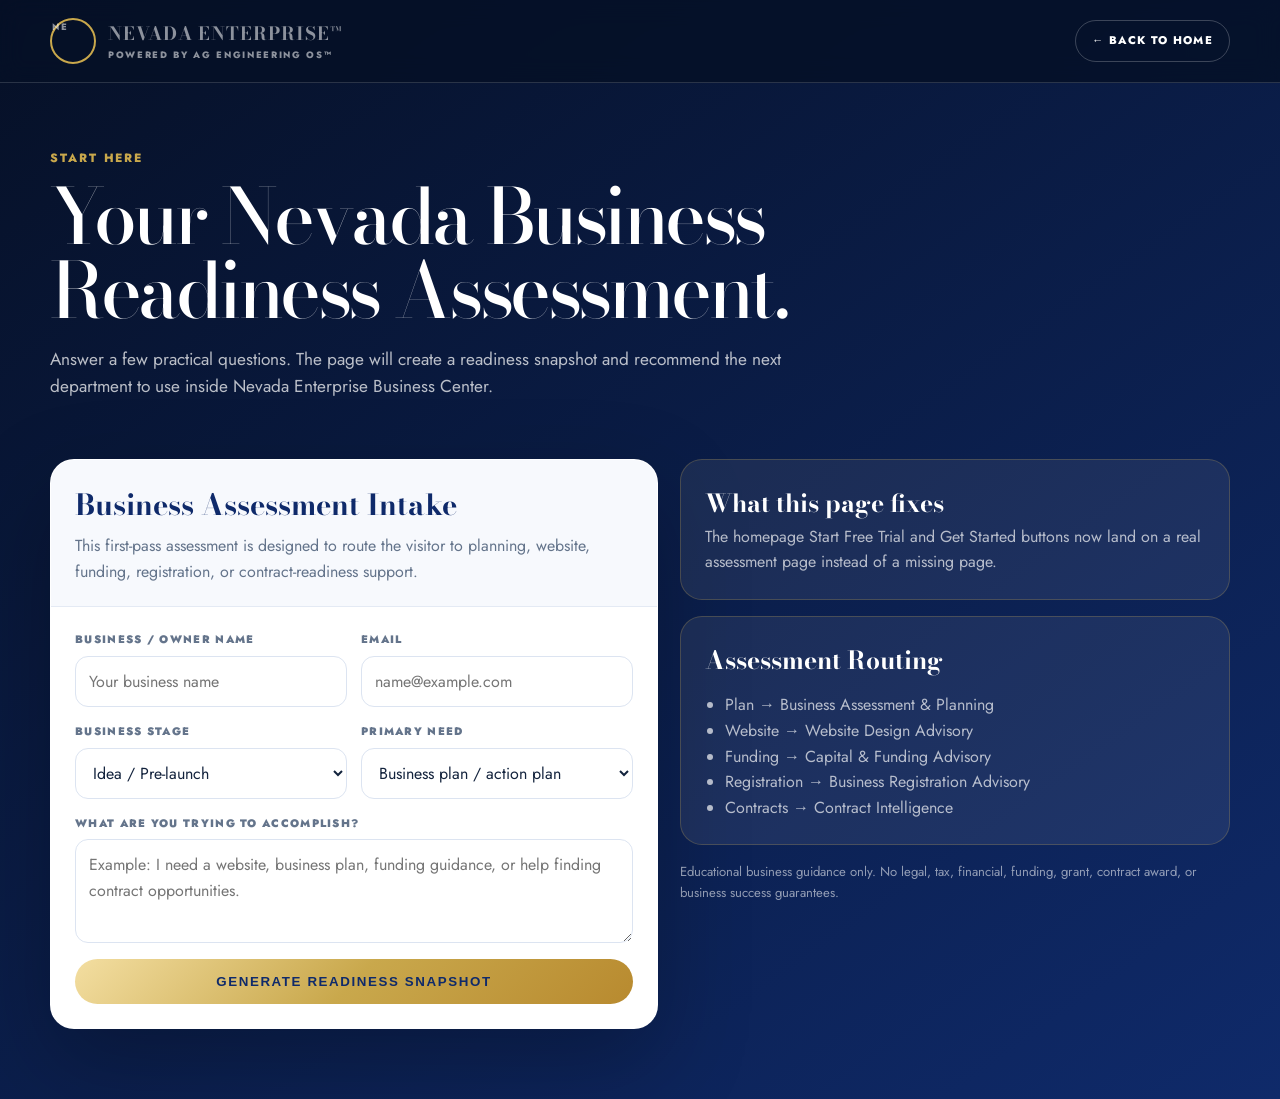
<file: assessment.html>
<!DOCTYPE html>
<html lang="en">
<head>
<meta charset="utf-8">
<meta name="viewport" content="width=device-width, initial-scale=1.0">
<title>Business Assessment — Nevada Enterprise Business Center</title>
<meta name="description" content="Start the Nevada Enterprise Business Center assessment and receive a practical readiness snapshot for business planning, websites, funding, and contracts.">
<link rel="preconnect" href="https://fonts.googleapis.com">
<link rel="preconnect" href="https://fonts.gstatic.com" crossorigin>
<link href="https://fonts.googleapis.com/css2?family=Bodoni+Moda:opsz,wght@6..96,500;6..96,700&family=Jost:wght@300;400;500;600;700;800&display=swap" rel="stylesheet">
<style>
:root{--sapphire:#0F2A6A;--dark:#061026;--gold:#C9A84C;--soft:#f6f8fc;--line:rgba(255,255,255,.15);--body:'Jost',Arial,sans-serif;--display:'Bodoni Moda',Georgia,serif}*{box-sizing:border-box;margin:0;padding:0}body{font-family:var(--body);background:linear-gradient(145deg,var(--dark),var(--sapphire));color:#fff;min-height:100vh;line-height:1.6}a{color:inherit;text-decoration:none}.wrap{width:min(1180px,calc(100% - 36px));margin:auto}.top{border-bottom:1px solid var(--line);background:rgba(6,16,38,.82);backdrop-filter:blur(12px)}.nav{min-height:82px;display:flex;align-items:center;justify-content:space-between;gap:20px}.brand{display:flex;align-items:center;gap:12px}.mark{width:46px;height:46px;border-radius:50%;border:2px solid var(--gold);display:grid;place-items:center;color:var(--gold);font-weight:900}.brand strong{font-family:var(--display);font-size:1.14rem;letter-spacing:.05em}.brand span{display:block;font-size:.58rem;letter-spacing:.18em;text-transform:uppercase;color:rgba(255,255,255,.55);font-weight:800}.home{border:1px solid rgba(255,255,255,.22);border-radius:999px;padding:.7rem 1rem;font-size:.7rem;letter-spacing:.12em;text-transform:uppercase;font-weight:800}.hero{padding:66px 0 34px}.eyebrow{color:var(--gold);font-size:.75rem;letter-spacing:.16em;text-transform:uppercase;font-weight:800;margin-bottom:12px}h1{font-family:var(--display);font-weight:500;font-size:clamp(2.7rem,6vw,5.7rem);line-height:.96;letter-spacing:-.045em;max-width:880px}.intro{max-width:760px;margin-top:18px;color:rgba(255,255,255,.72);font-size:1.08rem}.grid{display:grid;grid-template-columns:minmax(0,1.05fr) minmax(320px,.95fr);gap:22px;align-items:start;padding:24px 0 70px}.card{background:#fff;color:#1d2d45;border-radius:24px;border:1px solid rgba(255,255,255,.16);box-shadow:0 34px 90px rgba(0,0,0,.25);overflow:hidden}.card-head{background:#f7f9fd;padding:22px 24px;border-bottom:1px solid #e4eaf4}.card-head h2{font-family:var(--display);color:var(--sapphire);font-size:1.8rem}.card-head p{color:#64748b;margin-top:5px}.form{padding:24px;display:grid;gap:16px}.row{display:grid;grid-template-columns:1fr 1fr;gap:14px}.field{display:grid;gap:7px}label{font-size:.68rem;letter-spacing:.12em;text-transform:uppercase;color:#64748b;font-weight:900}input,select,textarea{width:100%;border:1px solid #dce4f1;border-radius:13px;padding:12px 13px;font:inherit;color:#13233d;background:#fff;outline:none}textarea{min-height:104px;resize:vertical}input:focus,select:focus,textarea:focus{border-color:var(--gold);box-shadow:0 0 0 3px rgba(201,168,76,.14)}.btn{border:0;border-radius:999px;background:linear-gradient(135deg,#f3dea1,var(--gold),#b88a2f);color:var(--sapphire);font-weight:900;letter-spacing:.12em;text-transform:uppercase;padding:15px 20px;cursor:pointer}.result{display:none;padding:24px;border-top:1px solid #e4eaf4;background:#fbfcff}.score{font-family:var(--display);font-size:3.4rem;color:var(--sapphire);line-height:1}.badge{display:inline-flex;margin-top:8px;border-radius:999px;background:rgba(201,168,76,.16);color:#8a681b;padding:.42rem .74rem;font-size:.68rem;letter-spacing:.12em;text-transform:uppercase;font-weight:900}.actions{display:flex;gap:10px;flex-wrap:wrap;margin-top:18px}.actions a{border-radius:999px;padding:.75rem 1rem;font-size:.72rem;letter-spacing:.1em;text-transform:uppercase;font-weight:900}.actions .gold{background:var(--gold);color:var(--sapphire)}.actions .blue{background:var(--sapphire);color:#fff}.side{display:grid;gap:16px}.side-card{border:1px solid rgba(201,168,76,.25);background:rgba(255,255,255,.07);border-radius:22px;padding:24px}.side-card h3{font-family:var(--display);font-size:1.55rem;color:#fff}.side-card p,.side-card li{color:rgba(255,255,255,.68)}ul{margin:12px 0 0 20px}.notice{font-size:.82rem;color:rgba(255,255,255,.55)}@media(max-width:900px){.grid,.row{grid-template-columns:1fr}.hero{padding-top:44px}.nav{align-items:flex-start;flex-direction:column;padding:16px 0}}
</style>
</head>
<body>
<header class="top"><div class="wrap nav"><a class="brand" href="/"><span class="mark">NE</span><span><strong>NEVADA ENTERPRISE™</strong><span>Powered by AG ENGINEERING OS™</span></span></a><a class="home" href="/">← Back to Home</a></div></header>
<main class="wrap">
<section class="hero"><div class="eyebrow">Start Here</div><h1>Your Nevada Business Readiness Assessment.</h1><p class="intro">Answer a few practical questions. The page will create a readiness snapshot and recommend the next department to use inside Nevada Enterprise Business Center.</p></section>
<section class="grid">
<article class="card">
<div class="card-head"><h2>Business Assessment Intake</h2><p>This first-pass assessment is designed to route the visitor to planning, website, funding, registration, or contract-readiness support.</p></div>
<form class="form" id="assessmentForm">
<div class="row"><div class="field"><label for="name">Business / Owner Name</label><input id="name" required placeholder="Your business name"></div><div class="field"><label for="email">Email</label><input id="email" type="email" required placeholder="name@example.com"></div></div>
<div class="row"><div class="field"><label for="stage">Business Stage</label><select id="stage"><option value="idea">Idea / Pre-launch</option><option value="startup">Startup</option><option value="active">Active Business</option><option value="growth">Growth</option><option value="contract">Contract Ready</option></select></div><div class="field"><label for="priority">Primary Need</label><select id="priority"><option value="plan">Business plan / action plan</option><option value="website">Website or digital presence</option><option value="funding">Funding or capital guidance</option><option value="registration">EIN / LLC / Nevada registration</option><option value="contracts">Government contract readiness</option></select></div></div>
<div class="field"><label for="details">What are you trying to accomplish?</label><textarea id="details" placeholder="Example: I need a website, business plan, funding guidance, or help finding contract opportunities."></textarea></div>
<button class="btn" type="submit">Generate Readiness Snapshot</button>
</form>
<div class="result" id="result"><div class="score" id="score">82%</div><div class="badge" id="badge">Business Center Ready</div><p id="summary" style="margin-top:12px;color:#50627c"></p><div class="actions"><a class="gold" href="/login">Members Login</a><a class="blue" href="/website-builder.html">Website Department</a><a class="blue" href="/">Meet Morgan</a></div></div>
</article>
<aside class="side">
<div class="side-card"><h3>What this page fixes</h3><p>The homepage Start Free Trial and Get Started buttons now land on a real assessment page instead of a missing page.</p></div>
<div class="side-card"><h3>Assessment Routing</h3><ul><li>Plan → Business Assessment & Planning</li><li>Website → Website Design Advisory</li><li>Funding → Capital & Funding Advisory</li><li>Registration → Business Registration Advisory</li><li>Contracts → Contract Intelligence</li></ul></div>
<p class="notice">Educational business guidance only. No legal, tax, financial, funding, grant, contract award, or business success guarantees.</p>
</aside>
</section>
</main>
<script>
const form=document.getElementById('assessmentForm');
const result=document.getElementById('result');
const scoreEl=document.getElementById('score');
const badge=document.getElementById('badge');
const summary=document.getElementById('summary');
form.addEventListener('submit',e=>{e.preventDefault();const stage=document.getElementById('stage').value;const priority=document.getElementById('priority').value;const name=document.getElementById('name').value.trim()||'your business';let score=68;if(stage==='active')score+=8;if(stage==='growth')score+=14;if(stage==='contract')score+=18;if(priority==='contracts')score+=6;if(priority==='website')score+=4;if(priority==='registration')score-=4;score=Math.max(58,Math.min(96,score));let label=score>=86?'High Readiness':score>=74?'Business Center Ready':'Foundation Stage';const route={plan:'Business Assessment & Planning',website:'Website Design Advisory',funding:'Capital & Funding Advisory',registration:'Business Registration Advisory',contracts:'Contract Intelligence'}[priority];scoreEl.textContent=score+'%';badge.textContent=label;summary.textContent=name+' should begin with '+route+'. Next step: review the recommended department, then use Morgan or Member Login for guided follow-up.';sessionStorage.setItem('nevada_enterprise_assessment',JSON.stringify({name,stage,priority,score,label,route,createdAt:new Date().toISOString()}));result.style.display='block';result.scrollIntoView({behavior:'smooth',block:'nearest'});});
</script>
</body>
</html>
</file>
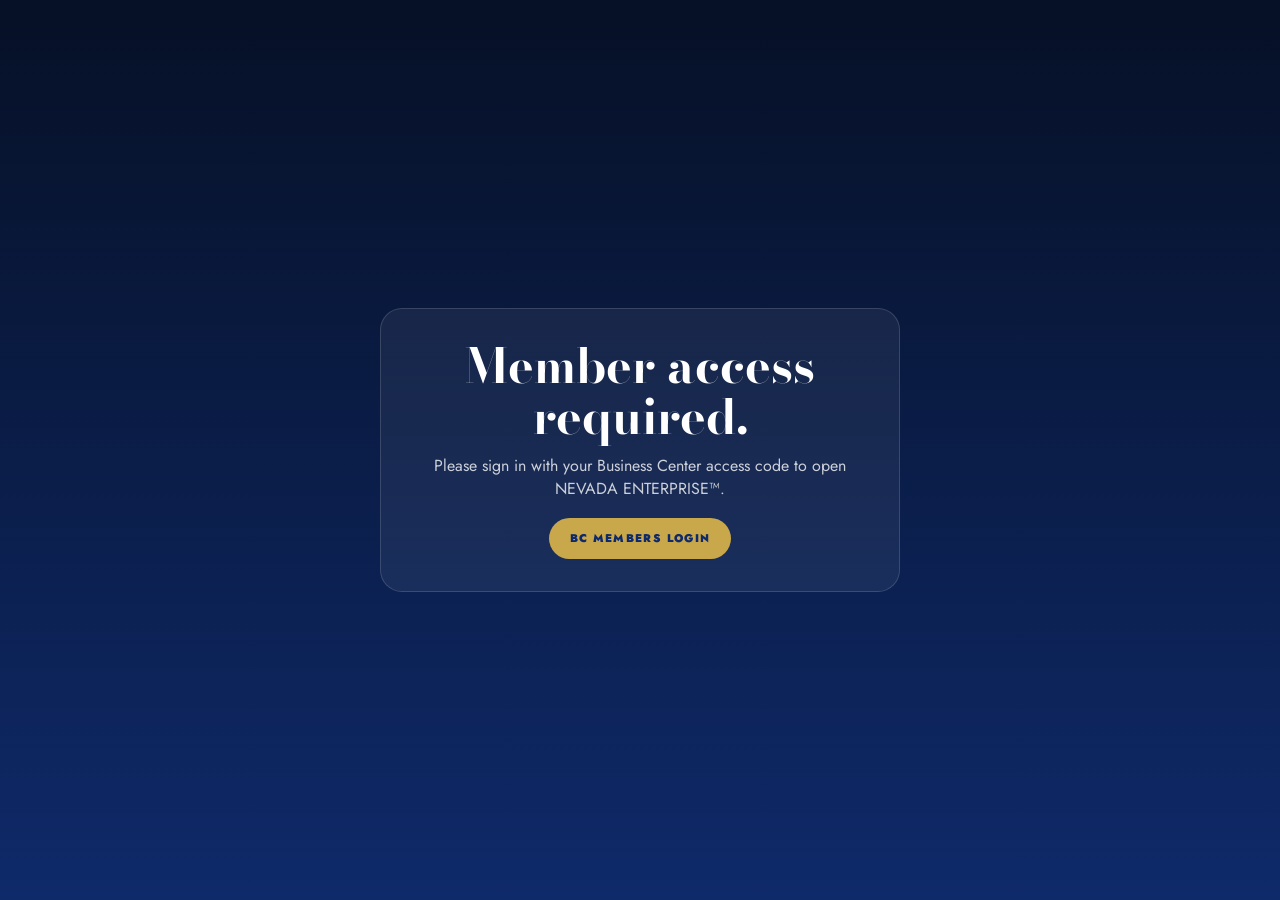
<file: dashboard.html>
<!DOCTYPE html>
<html lang="en">
<head>
<meta charset="utf-8">
<meta name="viewport" content="width=device-width, initial-scale=1.0">
<title>Dashboard — NEVADA ENTERPRISE™</title>
<meta name="robots" content="noindex">
<link rel="preconnect" href="https://fonts.googleapis.com"><link rel="preconnect" href="https://fonts.gstatic.com" crossorigin><link href="https://fonts.googleapis.com/css2?family=Bodoni+Moda:opsz,wght@6..96,500;6..96,700&family=Jost:wght@300;400;500;600;700;800&display=swap" rel="stylesheet">
<style>
:root{--sapphire:#0F2A6A;--dark:#061026;--gold:#C9A84C;--green:#6EE7A8;--line:rgba(255,255,255,.14);--body:'Jost',Arial,sans-serif;--display:'Bodoni Moda',Georgia,serif}*{box-sizing:border-box;margin:0;padding:0}body{font-family:var(--body);background:linear-gradient(180deg,var(--dark),var(--sapphire));color:rgba(255,255,255,.78);min-height:100vh}a{color:inherit;text-decoration:none}.wrap{width:min(1220px,calc(100% - 36px));margin:auto}.top{border-bottom:1px solid var(--line);background:rgba(15,42,106,.92);padding:16px 0}.nav{display:flex;align-items:center;justify-content:space-between;gap:16px}.brand{display:flex;align-items:center;gap:12px}.mark{width:40px;height:40px;border-radius:50%;border:2px solid var(--gold);color:var(--gold);display:grid;place-items:center;font-weight:900}.name{font-family:var(--display);color:#fff;font-size:1.15rem}.sub{font-size:.55rem;letter-spacing:.18em;text-transform:uppercase;color:rgba(255,255,255,.52);font-weight:700}.btn{border:1px solid rgba(255,255,255,.24);border-radius:999px;padding:.62rem 1rem;font-size:.68rem;letter-spacing:.12em;text-transform:uppercase;font-weight:800;cursor:pointer;background:rgba(255,255,255,.05);color:#fff}.btn.gold{background:var(--gold);color:var(--sapphire);border-color:var(--gold)}main{padding:34px 0}.head{display:flex;align-items:flex-end;justify-content:space-between;gap:18px;flex-wrap:wrap;margin-bottom:24px}.eyebrow{font-size:.66rem;letter-spacing:.18em;text-transform:uppercase;color:rgba(255,255,255,.48);font-weight:800}h1{font-family:var(--display);font-size:clamp(1.8rem,4vw,3rem);line-height:1.05;color:#fff}.live{display:inline-flex;align-items:center;gap:8px;border:1px solid rgba(110,231,168,.3);background:rgba(110,231,168,.08);color:var(--green);border-radius:999px;padding:.44rem .82rem;font-size:.65rem;letter-spacing:.12em;text-transform:uppercase;font-weight:800}.stats{display:grid;grid-template-columns:repeat(4,1fr);gap:14px;margin-bottom:22px}.stat,.card,.analysis{border:1px solid var(--line);background:rgba(255,255,255,.055);border-radius:18px;padding:1.2rem}.stat .lbl{font-size:.62rem;letter-spacing:.13em;text-transform:uppercase;color:rgba(255,255,255,.45);font-weight:800}.stat .num{font-family:var(--display);font-size:2rem;color:#fff}.grid{display:grid;grid-template-columns:1fr 340px;gap:18px}.list{display:grid;gap:12px}.opp{display:grid;grid-template-columns:1fr auto;gap:16px;align-items:center;border:1px solid var(--line);background:rgba(255,255,255,.045);border-radius:18px;padding:1.1rem}.opp h3{color:#fff;font-size:1rem}.opp p{font-size:.82rem;color:rgba(255,255,255,.55);margin-top:4px}.score{font-weight:900;color:var(--gold);font-size:1.15rem}.analysis h2{font-family:var(--display);color:#fff;margin-bottom:12px}.analysis p{color:rgba(255,255,255,.58);font-size:.92rem}.gate{display:none;min-height:100vh;place-items:center;text-align:center;padding:24px}.gate .box{max-width:520px;border:1px solid var(--line);background:rgba(255,255,255,.06);border-radius:22px;padding:2rem}.gate h1{margin-bottom:12px}.gate a{display:inline-flex;margin-top:18px;background:var(--gold);color:var(--sapphire);border-radius:999px;padding:.78rem 1.3rem;font-size:.7rem;letter-spacing:.12em;text-transform:uppercase;font-weight:900}@media(max-width:900px){.stats,.grid{grid-template-columns:1fr}.opp{grid-template-columns:1fr}.analysis{order:-1}}
</style>
</head>
<body>
<div class="gate" id="gate"><div class="box"><h1>Member access required.</h1><p>Please sign in with your Business Center access code to open NEVADA ENTERPRISE™.</p><a href="/login">BC Members Login</a></div></div>
<div id="app" style="display:none">
<header class="top"><div class="wrap nav"><a class="brand" href="/"><span class="mark">NE</span><span><span class="name">NEVADA ENTERPRISE™</span><br><span class="sub">Powered by AG ENGINEERING OS™</span></span></a><button class="btn" onclick="signOut()">Sign Out</button></div></header>
<main class="wrap"><div class="head"><div><div class="eyebrow">Nevada State Contract Intelligence</div><h1 id="welcome">Your Opportunity Dashboard</h1></div><div class="live">Live Board Model</div></div>
<section class="stats"><div class="stat"><div class="lbl">Matches</div><div class="num">24</div></div><div class="stat"><div class="lbl">High Fit</div><div class="num">7</div></div><div class="stat"><div class="lbl">Closing Soon</div><div class="num">5</div></div><div class="stat"><div class="lbl">Avg Fit</div><div class="num">82%</div></div></section>
<div class="grid"><section class="list"><article class="opp"><div><h3>Facilities Maintenance Support</h3><p>Nevada public-sector match · services aligned · response deadline prioritized</p></div><div class="score">94%</div></article><article class="opp"><div><h3>Technology Consulting Services</h3><p>Capability match · professional services category · strong profile fit</p></div><div class="score">88%</div></article><article class="opp"><div><h3>Administrative and Business Support</h3><p>State/local opportunity · filtered by likely fit and response practicality</p></div><div class="score">81%</div></article></section><aside class="analysis"><h2>Recommended action</h2><p>Start with the highest-fit opportunities, review the agency scope, confirm required registrations, and prepare a response plan before the deadline window tightens.</p><p style="margin-top:12px;color:#C9A84C;font-weight:800">Built for Nevada Business.</p></aside></div></main>
</div>
<script>
const raw=sessionStorage.getItem('nevada_enterprise_session');
if(!raw){document.getElementById('gate').style.display='grid';}else{const member=JSON.parse(raw);document.getElementById('app').style.display='block';const first=(member.fullName||'Member').split(' ')[0];document.getElementById('welcome').textContent='Welcome, '+first+' — Your Opportunity Dashboard';}
function signOut(){sessionStorage.removeItem('nevada_enterprise_session');window.location.href='/login';}
</script>
</body>
</html>
</file>
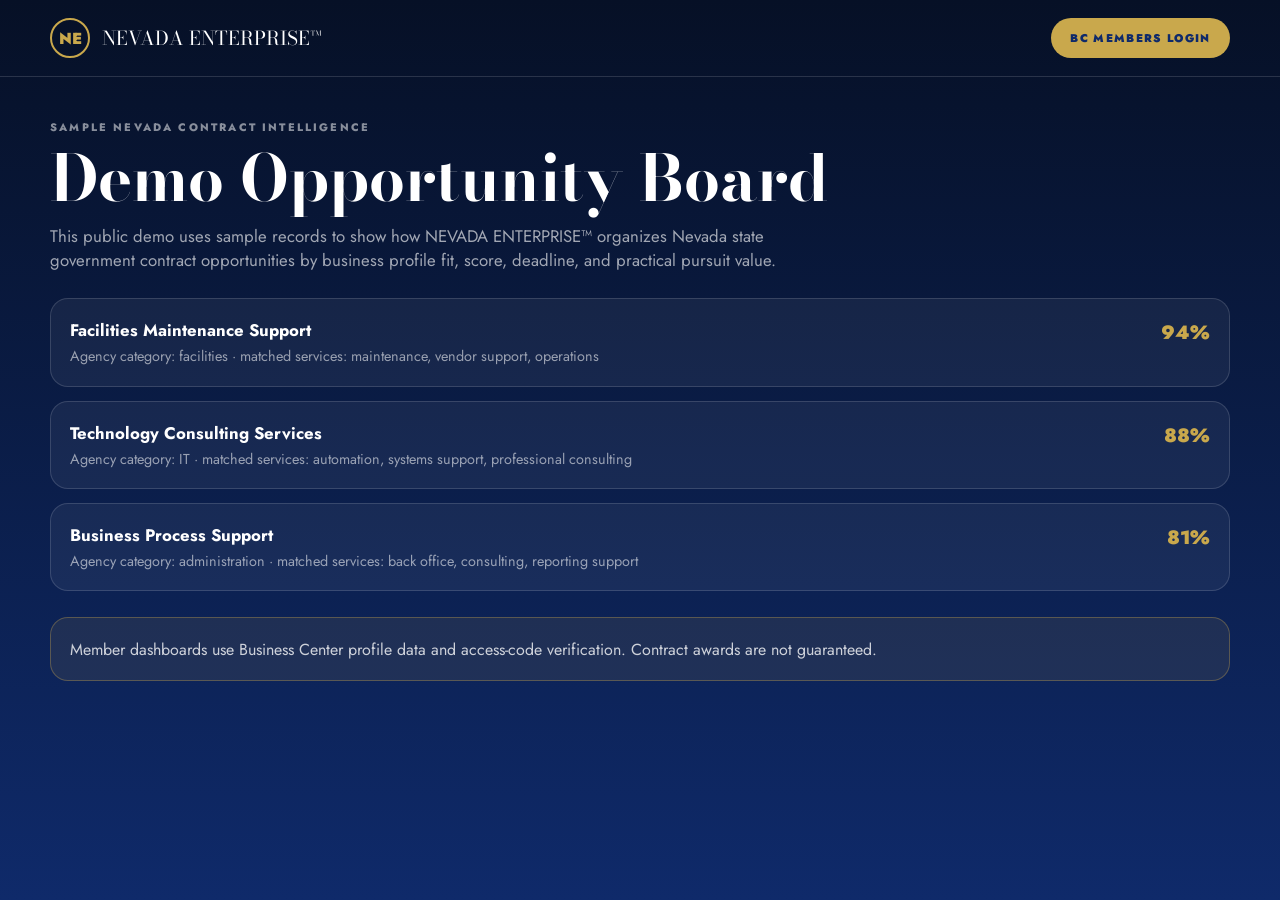
<file: demo.html>
<!DOCTYPE html>
<html lang="en">
<head>
<meta charset="utf-8">
<meta name="viewport" content="width=device-width, initial-scale=1.0">
<title>Demo — NEVADA ENTERPRISE™</title>
<meta name="robots" content="noindex">
<link rel="preconnect" href="https://fonts.googleapis.com"><link rel="preconnect" href="https://fonts.gstatic.com" crossorigin><link href="https://fonts.googleapis.com/css2?family=Bodoni+Moda:opsz,wght@6..96,500;6..96,700&family=Jost:wght@300;400;500;600;700;800&display=swap" rel="stylesheet">
<style>
:root{--sapphire:#0F2A6A;--dark:#061026;--gold:#C9A84C;--line:rgba(255,255,255,.14);--body:'Jost',Arial,sans-serif;--display:'Bodoni Moda',Georgia,serif}*{box-sizing:border-box;margin:0;padding:0}body{font-family:var(--body);background:linear-gradient(180deg,var(--dark),var(--sapphire));color:rgba(255,255,255,.78);min-height:100vh}a{color:inherit;text-decoration:none}.wrap{width:min(1180px,calc(100% - 36px));margin:auto}.top{border-bottom:1px solid var(--line);padding:18px 0}.nav{display:flex;justify-content:space-between;align-items:center;gap:16px}.brand{display:flex;align-items:center;gap:12px}.mark{width:40px;height:40px;border-radius:50%;border:2px solid var(--gold);color:var(--gold);display:grid;place-items:center;font-weight:900}.name{font-family:var(--display);font-size:1.2rem;color:#fff}.btn{display:inline-flex;align-items:center;justify-content:center;border-radius:999px;padding:.72rem 1.2rem;font-size:.7rem;letter-spacing:.12em;text-transform:uppercase;font-weight:900;background:var(--gold);color:var(--sapphire)}main{padding:42px 0}.eyebrow{font-size:.68rem;letter-spacing:.2em;text-transform:uppercase;color:rgba(255,255,255,.52);font-weight:800;margin-bottom:10px}h1{font-family:var(--display);font-size:clamp(2rem,5vw,4rem);line-height:1.05;color:#fff;margin-bottom:12px}.lead{max-width:780px;font-size:1.05rem;color:rgba(255,255,255,.62);margin-bottom:26px}.board{display:grid;gap:14px}.opp{display:grid;grid-template-columns:1fr auto;gap:16px;border:1px solid var(--line);background:rgba(255,255,255,.055);border-radius:18px;padding:1.2rem}.opp h2{color:#fff;font-size:1.05rem}.opp p{color:rgba(255,255,255,.56);font-size:.9rem;margin-top:4px}.score{color:var(--gold);font-weight:900;font-size:1.2rem}.notice{margin-top:26px;border:1px solid rgba(201,168,76,.34);background:rgba(201,168,76,.1);border-radius:18px;padding:1.2rem}@media(max-width:720px){.opp{grid-template-columns:1fr}.nav{align-items:flex-start;flex-direction:column}.btn{width:100%}}
</style>
</head>
<body>
<header class="top"><div class="wrap nav"><a class="brand" href="/"><span class="mark">NE</span><span class="name">NEVADA ENTERPRISE™</span></a><a class="btn" href="/login">BC Members Login</a></div></header>
<main class="wrap"><div class="eyebrow">Sample Nevada Contract Intelligence</div><h1>Demo Opportunity Board</h1><p class="lead">This public demo uses sample records to show how NEVADA ENTERPRISE™ organizes Nevada state government contract opportunities by business profile fit, score, deadline, and practical pursuit value.</p><section class="board"><article class="opp"><div><h2>Facilities Maintenance Support</h2><p>Agency category: facilities · matched services: maintenance, vendor support, operations</p></div><div class="score">94%</div></article><article class="opp"><div><h2>Technology Consulting Services</h2><p>Agency category: IT · matched services: automation, systems support, professional consulting</p></div><div class="score">88%</div></article><article class="opp"><div><h2>Business Process Support</h2><p>Agency category: administration · matched services: back office, consulting, reporting support</p></div><div class="score">81%</div></article></section><div class="notice">Member dashboards use Business Center profile data and access-code verification. Contract awards are not guaranteed.</div></main>
</body>
</html>
</file>
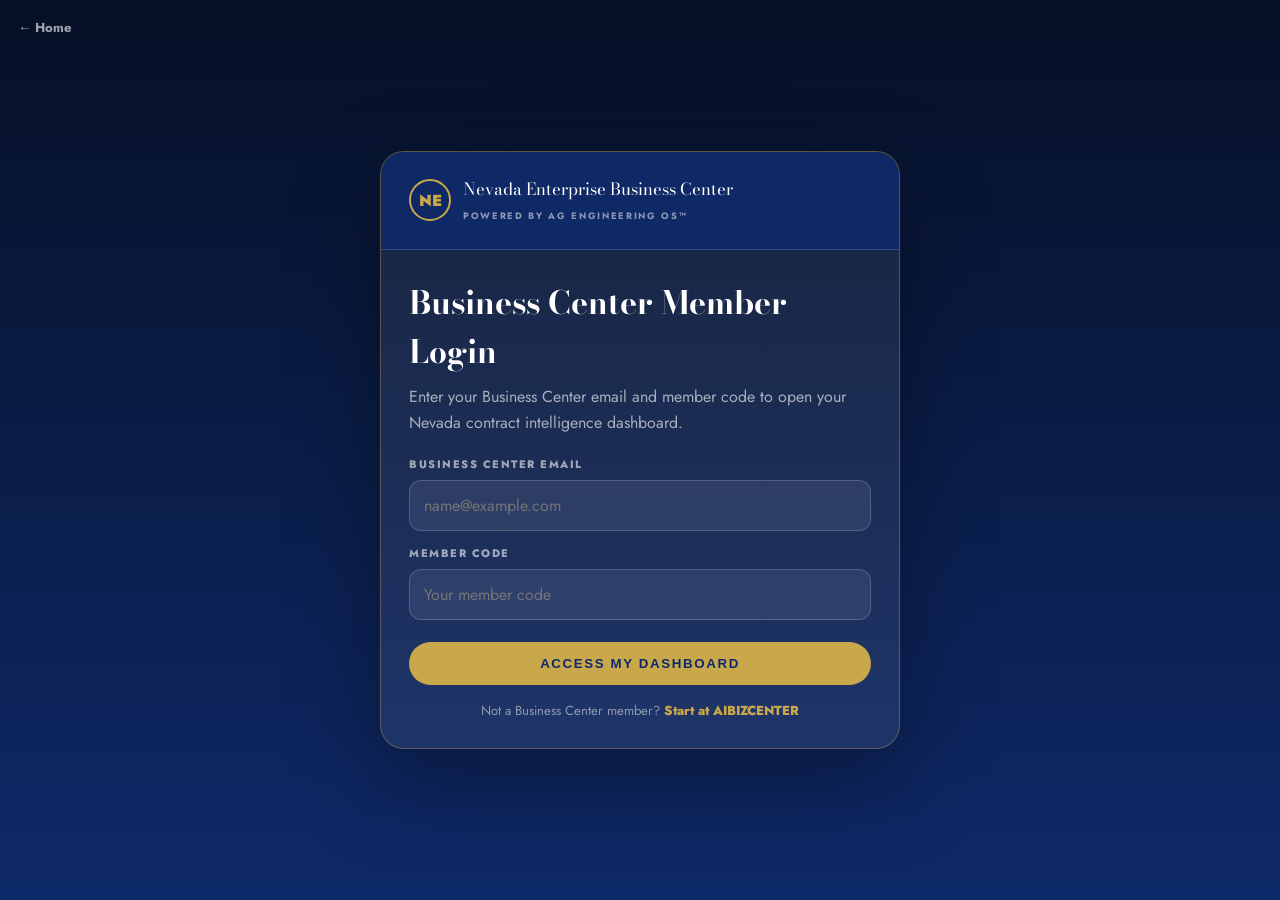
<file: login.html>
<!DOCTYPE html>
<html lang="en">
<head>
<meta charset="utf-8">
<meta name="viewport" content="width=device-width, initial-scale=1.0">
<title>Member Login — Nevada Enterprise Business Center</title>
<meta name="robots" content="noindex">
<link rel="preconnect" href="https://fonts.googleapis.com">
<link rel="preconnect" href="https://fonts.gstatic.com" crossorigin>
<link href="https://fonts.googleapis.com/css2?family=Bodoni+Moda:opsz,wght@6..96,500;6..96,700&family=Jost:wght@300;400;500;600;700;800&display=swap" rel="stylesheet">
<style>
:root{--sapphire:#0F2A6A;--dark:#061026;--gold:#C9A84C;--line:rgba(255,255,255,.15);--body:'Jost',Arial,sans-serif;--display:'Bodoni Moda',Georgia,serif}*{box-sizing:border-box;margin:0;padding:0}body{font-family:var(--body);min-height:100vh;background:linear-gradient(180deg,var(--dark),var(--sapphire));color:rgba(255,255,255,.78);display:grid;place-items:center;padding:24px}.card{width:min(520px,100%);border:1px solid rgba(201,168,76,.36);background:rgba(255,255,255,.07);border-radius:24px;box-shadow:0 36px 90px rgba(0,0,0,.34);overflow:hidden}.top{background:rgba(15,42,106,.92);padding:24px 28px;border-bottom:1px solid var(--line)}.brand{display:flex;align-items:center;gap:12px}.mark{width:42px;height:42px;border-radius:50%;display:grid;place-items:center;border:2px solid var(--gold);color:var(--gold);font-weight:900}.name{font-family:var(--display);font-size:1.05rem;color:#fff}.sub{font-size:.58rem;letter-spacing:.18em;text-transform:uppercase;color:rgba(255,255,255,.52);font-weight:700}.body{padding:28px}h1{font-family:var(--display);font-size:2rem;color:#fff;margin-bottom:8px}p{color:rgba(255,255,255,.62);line-height:1.65;margin-bottom:20px}.field{display:grid;gap:8px;margin-bottom:14px}label{font-size:.68rem;letter-spacing:.14em;text-transform:uppercase;font-weight:800;color:rgba(255,255,255,.58)}input{width:100%;border:1px solid rgba(255,255,255,.18);background:rgba(255,255,255,.08);border-radius:12px;padding:13px 14px;font:inherit;color:#fff;outline:none}input:focus{border-color:var(--gold)}button{width:100%;border:0;border-radius:999px;background:var(--gold);color:var(--sapphire);font-weight:900;letter-spacing:.12em;text-transform:uppercase;padding:14px 18px;cursor:pointer;margin-top:8px}.err{display:none;background:#fff1f1;color:#9d1d1d;border-radius:12px;padding:12px;margin-top:14px;font-size:.9rem}.small{text-align:center;font-size:.82rem;color:rgba(255,255,255,.5);margin-top:16px}.small a{color:var(--gold);font-weight:800;text-decoration:none}.back{position:fixed;top:18px;left:18px;color:rgba(255,255,255,.62);text-decoration:none;font-weight:700;font-size:.82rem}
</style>
</head>
<body>
<a class="back" href="/">← Home</a>
<div class="card">
  <div class="top"><div class="brand"><span class="mark">NE</span><span><span class="name">Nevada Enterprise Business Center</span><br><span class="sub">Powered by AG ENGINEERING OS™</span></span></div></div>
  <div class="body">
    <h1>Business Center Member Login</h1>
    <p>Enter your Business Center email and member code to open your Nevada contract intelligence dashboard.</p>
    <div class="field"><label for="email">Business Center Email</label><input id="email" type="email" placeholder="name@example.com"></div>
    <div class="field"><label for="code">Member Code</label><input id="code" maxlength="12" placeholder="Your member code"></div>
    <button id="submit" onclick="verifyMember()">Access My Dashboard</button>
    <div class="err" id="err"></div>
    <div class="small">Not a Business Center member? <a href="https://aibizcenter.aproposgroupllc.com">Start at AIBIZCENTER</a></div>
  </div>
</div>
<script>
const $=id=>document.getElementById(id);
$('code').addEventListener('input',()=>{$('code').value=$('code').value.toUpperCase();});
async function verifyMember(){
  const email=$('email').value.trim().toLowerCase();
  const accessCode=$('code').value.trim().toUpperCase();
  const err=$('err'); const btn=$('submit'); err.style.display='none';
  if(!email||!accessCode){err.textContent='Email and member code are required.';err.style.display='block';return;}
  btn.textContent='Verifying…'; btn.disabled=true;
  try{
    const res=await fetch('/.netlify/functions/bc-member-verify',{method:'POST',headers:{'Content-Type':'application/json'},body:JSON.stringify({email,accessCode})});
    const data=await res.json();
    if(!data.ok){throw new Error(data.error||'Verification failed.');}
    sessionStorage.setItem('nevada_enterprise_session',JSON.stringify(data.member));
    window.location.href='/dashboard';
  }catch(e){err.textContent=e.message||'Network error. Please try again.';err.style.display='block';btn.textContent='Access My Dashboard';btn.disabled=false;}
}
</script>
</body>
</html>
</file>
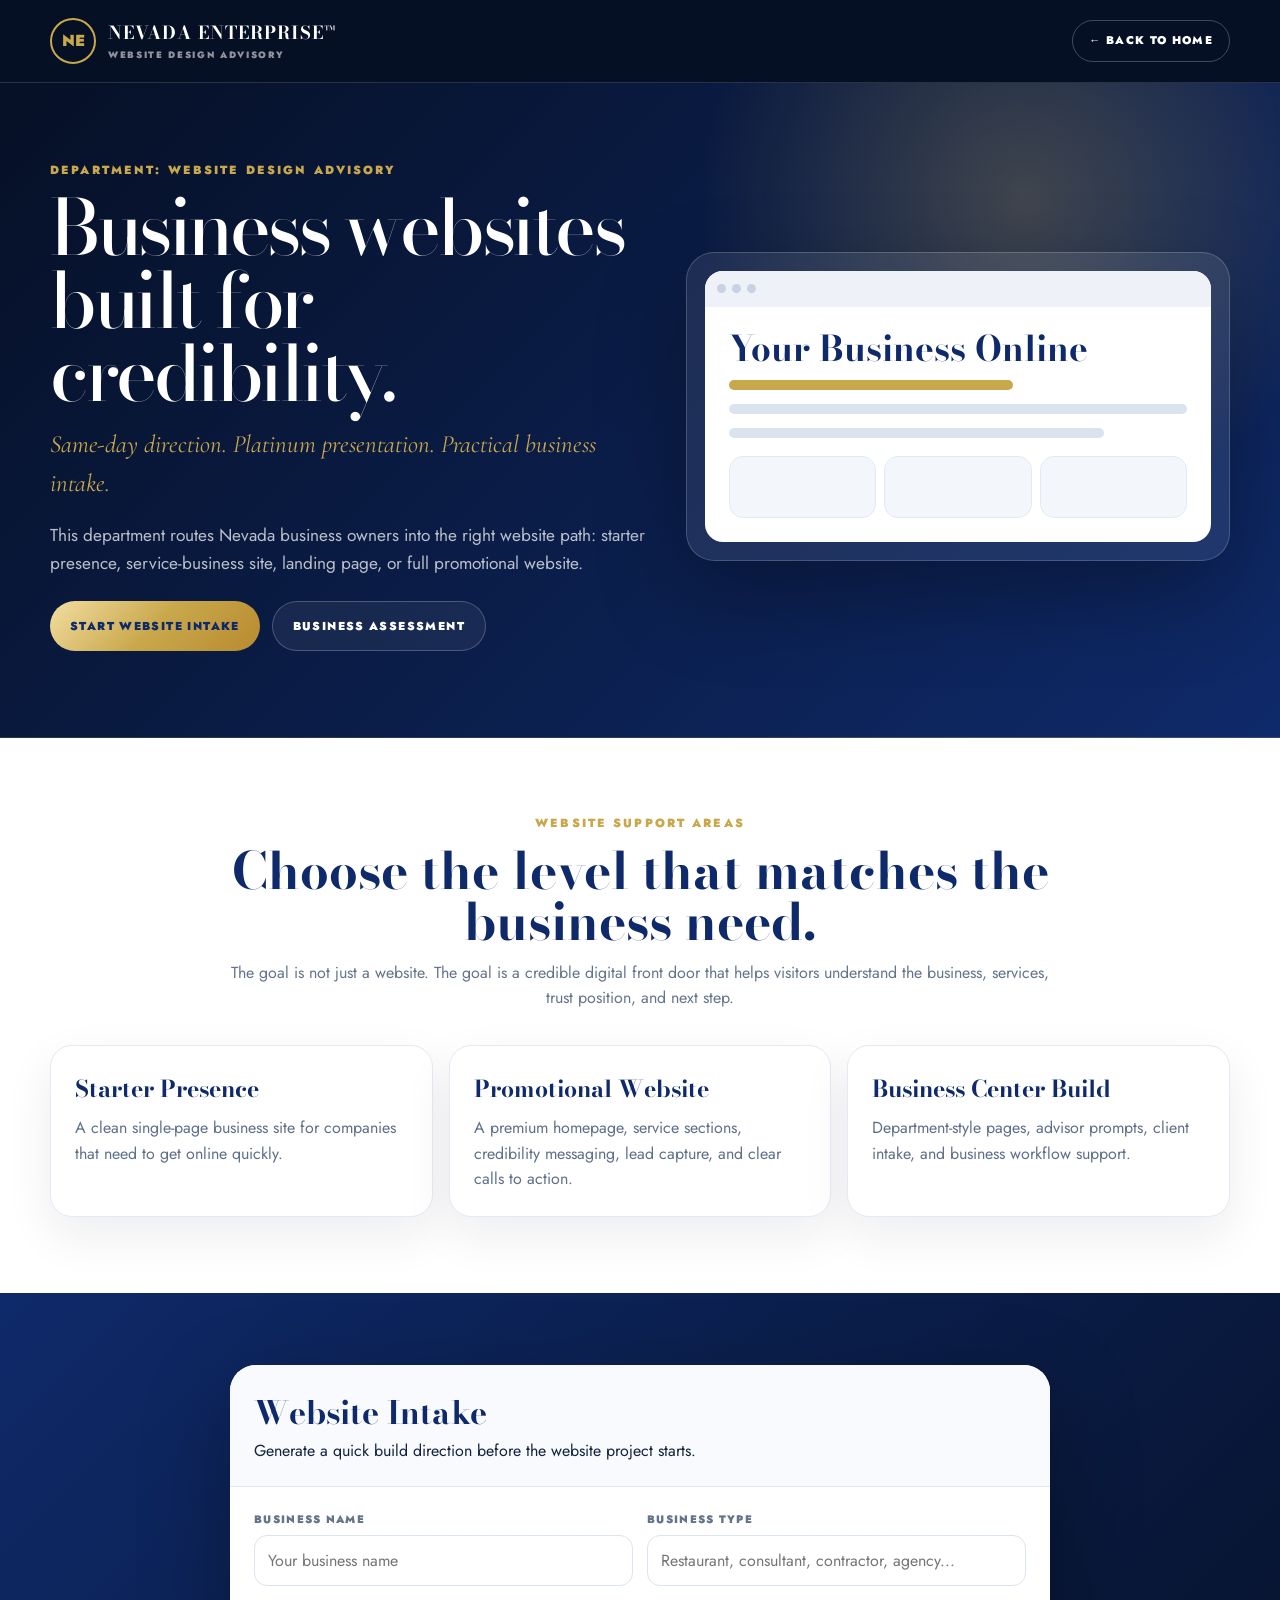
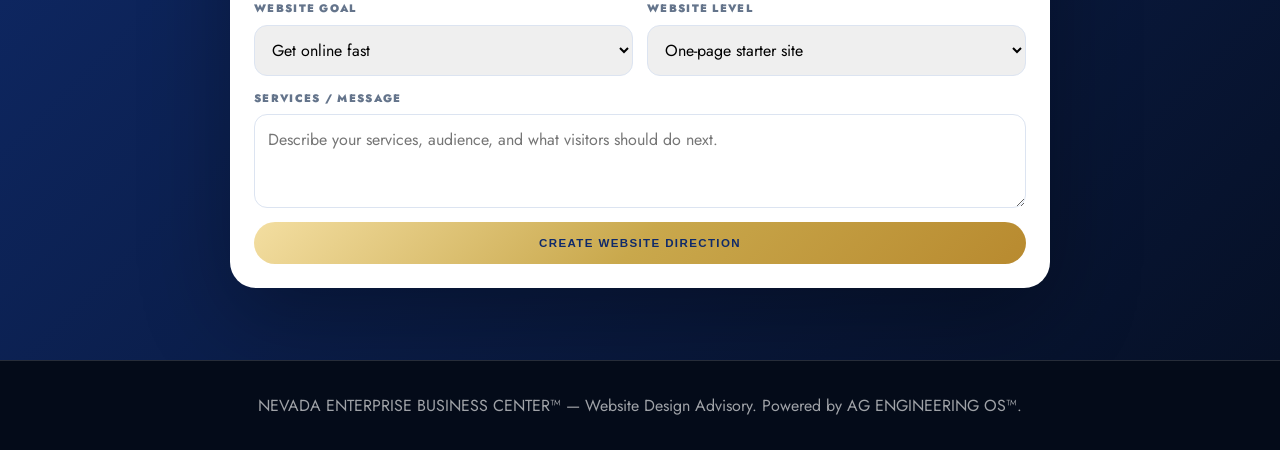
<file: website-builder.html>
<!DOCTYPE html>
<html lang="en">
<head>
<meta charset="utf-8">
<meta name="viewport" content="width=device-width, initial-scale=1.0">
<title>Website Design Advisory — Nevada Enterprise Business Center</title>
<meta name="description" content="Website Design Advisory department for Nevada Enterprise Business Center visitors who need a business website, digital presence, or same-day preview guidance.">
<link rel="preconnect" href="https://fonts.googleapis.com">
<link rel="preconnect" href="https://fonts.gstatic.com" crossorigin>
<link href="https://fonts.googleapis.com/css2?family=Bodoni+Moda:opsz,wght@6..96,500;6..96,700&family=Cormorant:ital,wght@1,500&family=Jost:wght@300;400;500;600;700;800&display=swap" rel="stylesheet">
<style>
:root{--sapphire:#0F2A6A;--dark:#061026;--gold:#C9A84C;--line:rgba(255,255,255,.14);--body:'Jost',Arial,sans-serif;--display:'Bodoni Moda',Georgia,serif;--accent:'Cormorant',serif}*{box-sizing:border-box;margin:0;padding:0}body{font-family:var(--body);min-height:100vh;background:#061026;color:#fff;line-height:1.6}a{color:inherit;text-decoration:none}.top{background:rgba(6,16,38,.94);border-bottom:1px solid var(--line)}.wrap{width:min(1180px,calc(100% - 36px));margin:auto}.nav{min-height:82px;display:flex;align-items:center;justify-content:space-between;gap:18px}.brand{display:flex;align-items:center;gap:12px}.mark{width:46px;height:46px;border-radius:50%;border:2px solid var(--gold);display:grid;place-items:center;color:var(--gold);font-weight:900}.brand strong{font-family:var(--display);font-size:1.12rem;letter-spacing:.06em}.brand span span{display:block;color:rgba(255,255,255,.55);font-size:.58rem;letter-spacing:.18em;text-transform:uppercase;font-weight:900}.back{border:1px solid rgba(255,255,255,.24);border-radius:999px;padding:.7rem 1rem;font-size:.7rem;letter-spacing:.12em;text-transform:uppercase;font-weight:900}.hero{position:relative;overflow:hidden;background:radial-gradient(circle at 80% 18%,rgba(201,168,76,.28),transparent 28%),linear-gradient(135deg,var(--dark),var(--sapphire));border-bottom:1px solid var(--line)}.hero-inner{padding:78px 0 86px;display:grid;grid-template-columns:1.05fr .95fr;gap:34px;align-items:center}.kicker{color:var(--gold);font-size:.74rem;letter-spacing:.18em;text-transform:uppercase;font-weight:900;margin-bottom:12px}h1{font-family:var(--display);font-size:clamp(2.7rem,6vw,5.8rem);line-height:.95;font-weight:500;letter-spacing:-.045em}.italic{font-family:var(--accent);font-style:italic;color:var(--gold);font-size:1.55rem;margin-top:14px}.copy{max-width:720px;margin-top:18px;color:rgba(255,255,255,.72);font-size:1.08rem}.btns{display:flex;gap:12px;flex-wrap:wrap;margin-top:24px}.btn{display:inline-flex;align-items:center;justify-content:center;border-radius:999px;padding:.92rem 1.25rem;font-size:.72rem;letter-spacing:.12em;text-transform:uppercase;font-weight:900;border:1px solid rgba(255,255,255,.22)}.gold{background:linear-gradient(135deg,#f3dea1,var(--gold),#b88a2f);color:var(--sapphire);border:0}.ghost{background:rgba(255,255,255,.06);color:#fff}.mock{background:rgba(255,255,255,.08);border:1px solid rgba(255,255,255,.18);border-radius:28px;box-shadow:0 34px 90px rgba(0,0,0,.32);padding:18px}.browser{background:#fff;border-radius:18px;overflow:hidden;color:#13233d}.bar{height:36px;background:#eef2f8;display:flex;align-items:center;gap:6px;padding:0 12px}.dot{width:9px;height:9px;border-radius:50%;background:#c8d2e3}.screen{padding:24px}.screen h2{font-family:var(--display);font-size:2.2rem;color:var(--sapphire);line-height:1}.stripe{height:10px;border-radius:999px;background:#dbe3ef;margin:14px 0}.stripe.goldline{background:var(--gold);width:62%}.cards{display:grid;grid-template-columns:repeat(3,1fr);gap:8px;margin-top:18px}.mini{height:62px;border-radius:14px;background:#f3f6fb;border:1px solid #e2e9f3}.section{background:#fff;color:#13233d;padding:76px 0}.head{text-align:center;max-width:820px;margin:0 auto 34px}.head h2{font-family:var(--display);font-size:clamp(2.1rem,4vw,4rem);line-height:1;color:var(--sapphire)}.head p{margin-top:12px;color:#64748b}.grid{display:grid;grid-template-columns:repeat(3,1fr);gap:16px}.card{border:1px solid #e3eaf4;border-radius:22px;padding:24px;background:#fff;box-shadow:0 18px 48px rgba(6,20,45,.08)}.card h3{font-family:var(--display);color:var(--sapphire);font-size:1.45rem}.card p{color:#5e6f89;margin-top:8px}.intake{background:linear-gradient(135deg,var(--sapphire),var(--dark));padding:72px 0;color:#fff}.form-card{width:min(820px,100%);margin:auto;background:#fff;color:#13233d;border-radius:26px;overflow:hidden;box-shadow:0 30px 90px rgba(0,0,0,.3)}.form-head{background:#f8fafd;border-bottom:1px solid #e2e8f2;padding:22px 24px}.form-head h2{font-family:var(--display);color:var(--sapphire);font-size:2rem}.form{padding:24px;display:grid;gap:14px}.row{display:grid;grid-template-columns:1fr 1fr;gap:14px}.field{display:grid;gap:7px}label{font-size:.68rem;letter-spacing:.12em;text-transform:uppercase;color:#64748b;font-weight:900}input,select,textarea{width:100%;border:1px solid #dce4f1;border-radius:13px;padding:12px 13px;font:inherit;outline:none}textarea{min-height:94px;resize:vertical}.result{display:none;border-top:1px solid #e2e8f2;background:#fbfcff;padding:22px 24px}.result h3{font-family:var(--display);color:var(--sapphire);font-size:1.8rem}.result p{color:#53647f;margin-top:8px}.notice{margin-top:12px;color:#8b98aa;font-size:.8rem}.footer{background:#040b19;text-align:center;color:rgba(255,255,255,.62);padding:32px 18px;border-top:1px solid var(--line)}@media(max-width:900px){.hero-inner,.grid,.row{grid-template-columns:1fr}.nav{align-items:flex-start;flex-direction:column;padding:16px 0}}
</style>
</head>
<body>
<header class="top"><div class="wrap nav"><a class="brand" href="/"><span class="mark">NE</span><span><strong>NEVADA ENTERPRISE™</strong><span>Website Design Advisory</span></span></a><a class="back" href="/">← Back to Home</a></div></header>
<section class="hero"><div class="wrap hero-inner"><div><div class="kicker">Department: Website Design Advisory</div><h1>Business websites built for credibility.</h1><div class="italic">Same-day direction. Platinum presentation. Practical business intake.</div><p class="copy">This department routes Nevada business owners into the right website path: starter presence, service-business site, landing page, or full promotional website.</p><div class="btns"><a class="btn gold" href="#intake">Start Website Intake</a><a class="btn ghost" href="/assessment.html">Business Assessment</a></div></div><div class="mock"><div class="browser"><div class="bar"><span class="dot"></span><span class="dot"></span><span class="dot"></span></div><div class="screen"><h2>Your Business Online</h2><div class="stripe goldline"></div><div class="stripe"></div><div class="stripe" style="width:82%"></div><div class="cards"><div class="mini"></div><div class="mini"></div><div class="mini"></div></div></div></div></div></div></section>
<section class="section"><div class="wrap"><div class="head"><div class="kicker">Website Support Areas</div><h2>Choose the level that matches the business need.</h2><p>The goal is not just a website. The goal is a credible digital front door that helps visitors understand the business, services, trust position, and next step.</p></div><div class="grid"><div class="card"><h3>Starter Presence</h3><p>A clean single-page business site for companies that need to get online quickly.</p></div><div class="card"><h3>Promotional Website</h3><p>A premium homepage, service sections, credibility messaging, lead capture, and clear calls to action.</p></div><div class="card"><h3>Business Center Build</h3><p>Department-style pages, advisor prompts, client intake, and business workflow support.</p></div></div></div></section>
<section class="intake" id="intake"><div class="wrap"><div class="form-card"><div class="form-head"><h2>Website Intake</h2><p>Generate a quick build direction before the website project starts.</p></div><form class="form" id="siteForm"><div class="row"><div class="field"><label for="business">Business Name</label><input id="business" required placeholder="Your business name"></div><div class="field"><label for="type">Business Type</label><input id="type" placeholder="Restaurant, consultant, contractor, agency..."></div></div><div class="row"><div class="field"><label for="goal">Website Goal</label><select id="goal"><option>Get online fast</option><option>Promote services</option><option>Capture leads</option><option>Sell subscriptions</option><option>Government / corporate credibility</option></select></div><div class="field"><label for="pages">Website Level</label><select id="pages"><option>One-page starter site</option><option>Three-to-five page business site</option><option>Premium landing page</option><option>Full promotional site</option></select></div></div><div class="field"><label for="notes">Services / Message</label><textarea id="notes" placeholder="Describe your services, audience, and what visitors should do next."></textarea></div><button class="btn gold" type="submit">Create Website Direction</button></form><div class="result" id="result"><h3 id="resultTitle">Website Direction Created</h3><p id="resultCopy"></p><div class="btns"><a class="btn gold" href="https://ai4websitedesign.com">Open AI4 Website Design</a><a class="btn ghost" href="/">Return Home</a></div><p class="notice">No result guarantees. Final website scope, pricing, and delivery terms remain to be defined by Apropos Group LLC.</p></div></div></div></section>
<footer class="footer">NEVADA ENTERPRISE BUSINESS CENTER™ — Website Design Advisory. Powered by AG ENGINEERING OS™.</footer>
<script>
const form=document.getElementById('siteForm'),result=document.getElementById('result'),title=document.getElementById('resultTitle'),copy=document.getElementById('resultCopy');
form.addEventListener('submit',e=>{e.preventDefault();const business=document.getElementById('business').value.trim()||'Your business';const goal=document.getElementById('goal').value;const pages=document.getElementById('pages').value;title.textContent=business+' — Website Direction';copy.textContent='Recommended build path: '+pages+'. Primary goal: '+goal+'. Next step: prepare brand details, service descriptions, call-to-action, images, and visitor intake requirements before starting the website build.';sessionStorage.setItem('nevada_enterprise_website_intake',JSON.stringify({business,goal,pages,createdAt:new Date().toISOString()}));result.style.display='block';result.scrollIntoView({behavior:'smooth',block:'nearest'});});
</script>
</body>
</html>
</file>
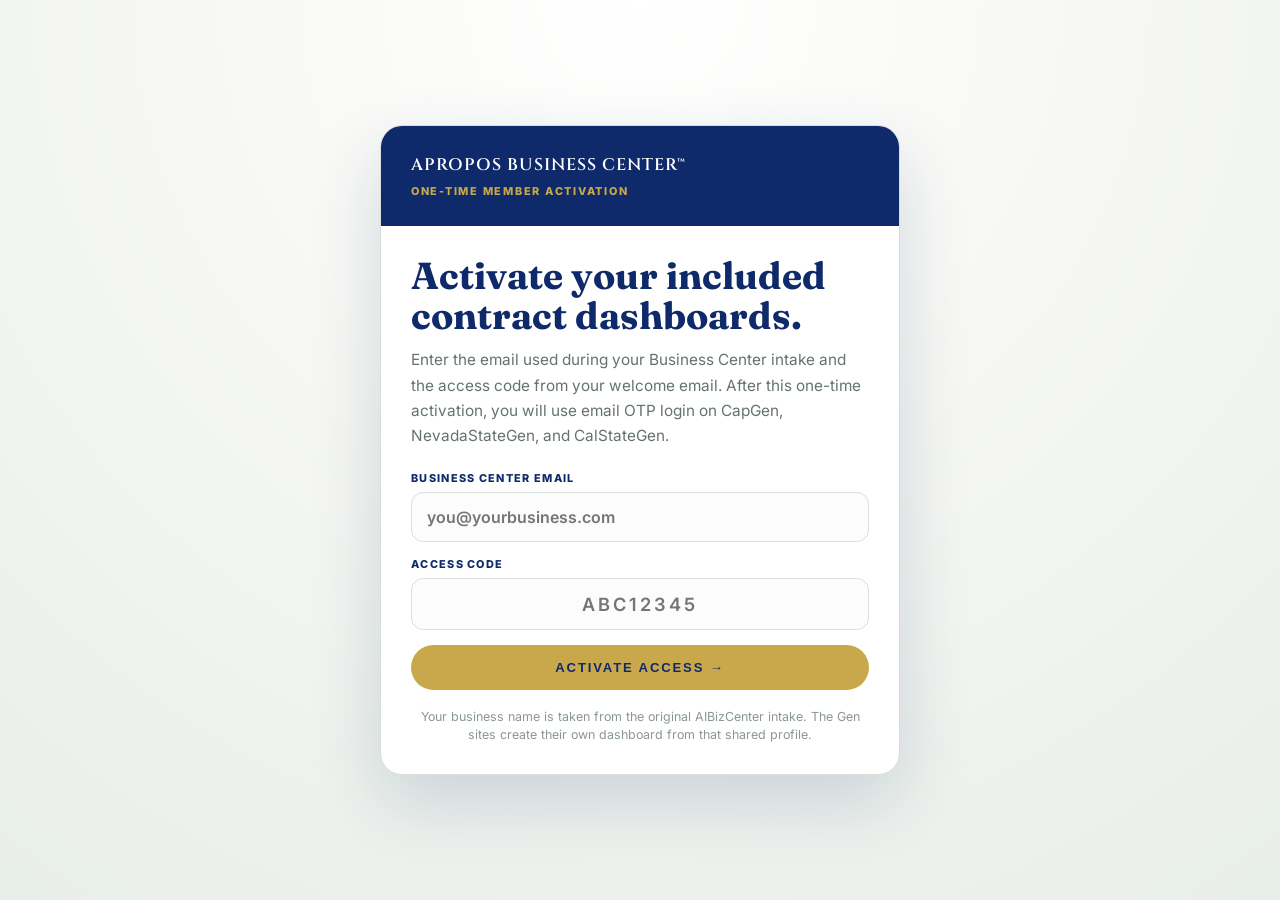
<file: APROPOS-BIZPLAN-main/activate.html>
<!DOCTYPE html>
<html lang="en">
<head>
<meta charset="utf-8">
<meta name="viewport" content="width=device-width, initial-scale=1">
<title>Activate Business Center Access</title>
<meta name="robots" content="noindex">
<link rel="preconnect" href="https://fonts.googleapis.com">
<link rel="preconnect" href="https://fonts.gstatic.com" crossorigin>
<link href="https://fonts.googleapis.com/css2?family=Cinzel:wght@500;600&family=Fraunces:opsz,wght@9..144,600;9..144,700&family=Inter:wght@400;600;700;800&display=swap" rel="stylesheet">
<style>
:root{--sapphire:#0F2A6A;--gold:#C9A84C;--paper:#f6f7f3;--ink:#10241c;--muted:#65736c;--line:#d9e0da;--green:#10623f;--red:#b33b3b;--blue:#0F2A6A}
*{box-sizing:border-box;margin:0;padding:0}body{min-height:100vh;display:grid;place-items:center;background:radial-gradient(circle at top,#fff 0,#f6f7f3 45%,#e8eee9 100%);font-family:Inter,Arial,sans-serif;color:var(--ink);padding:24px}.card{width:min(520px,100%);background:#fff;border:1px solid var(--line);border-radius:22px;box-shadow:0 26px 70px rgba(15,42,106,.16);overflow:hidden}.head{background:var(--sapphire);padding:28px 30px}.brand{font-family:Cinzel,Georgia,serif;color:#fff;font-size:1.05rem;letter-spacing:.06em;font-weight:600}.eyebrow{font-size:.68rem;letter-spacing:.16em;text-transform:uppercase;color:var(--gold);font-weight:800;margin-top:8px}.body{padding:30px}h1{font-family:Fraunces,Georgia,serif;color:var(--sapphire);font-size:clamp(1.8rem,4vw,2.35rem);line-height:1.05;margin-bottom:12px}.sub{color:var(--muted);font-size:.96rem;line-height:1.65;margin-bottom:22px}label{display:block;font-size:.68rem;font-weight:800;letter-spacing:.12em;text-transform:uppercase;color:var(--sapphire);margin:0 0 7px}input{width:100%;font:600 1rem Inter,Arial,sans-serif;color:var(--sapphire);border:1px solid var(--line);border-radius:12px;padding:14px 15px;margin-bottom:15px;outline:none;background:#fbfcfb}input:focus{border-color:var(--sapphire);box-shadow:0 0 0 3px rgba(15,42,106,.08)}#accessCode{text-transform:uppercase;letter-spacing:.16em;text-align:center;font-size:1.14rem}.btn{width:100%;border:none;border-radius:999px;background:var(--gold);color:var(--sapphire);font-size:.82rem;font-weight:900;letter-spacing:.14em;text-transform:uppercase;padding:15px 20px;cursor:pointer}.btn:disabled{opacity:.65;cursor:wait}.msg{display:none;margin-top:16px;padding:13px 14px;border-radius:12px;font-size:.9rem;line-height:1.55;word-break:break-word}.msg.err{display:block;background:#fff4f4;color:var(--red);border:1px solid #f1c9c9}.msg.ok{display:block;background:#eef8f1;color:var(--green);border:1px solid #cce8d4}.msg.info{display:block;background:#eef3ff;color:var(--blue);border:1px solid #c8d7ff}.links{margin-top:20px;border-top:1px solid var(--line);padding-top:18px;display:none;gap:10px;flex-direction:column}.links a{display:block;text-align:center;text-decoration:none;border:1px solid var(--line);border-radius:12px;padding:12px 14px;color:var(--sapphire);font-weight:800}.links a:hover{border-color:var(--gold);background:#fff9ea}.fine{font-size:.78rem;color:#8b9791;text-align:center;margin-top:18px;line-height:1.45}
</style>
</head>
<body>
<main class="card">
  <div class="head">
    <div class="brand">APROPOS BUSINESS CENTER™</div>
    <div class="eyebrow">One-time member activation</div>
  </div>
  <div class="body">
    <h1>Activate your included contract dashboards.</h1>
    <p class="sub">Enter the email used during your Business Center intake and the access code from your welcome email. After this one-time activation, you will use email OTP login on CapGen, NevadaStateGen, and CalStateGen.</p>

    <label for="email">Business Center Email</label>
    <input id="email" type="email" autocomplete="email" placeholder="you@yourbusiness.com">

    <label for="accessCode">Access Code</label>
    <input id="accessCode" type="text" maxlength="20" autocomplete="one-time-code" placeholder="ABC12345">

    <button id="activateBtn" type="button" class="btn" onclick="activateAccess()">Activate Access →</button>
    <div id="msg" class="msg"></div>

    <div id="links" class="links">
      <a href="https://capgen.aproposgroupllc.com/login.html">Open Federal CapGen Login →</a>
      <a href="https://nevadastategen.aproposgroupllc.com/login.html">Open NevadaStateGen Login →</a>
      <a href="https://calstategen.aproposgroupllc.com/login.html">Open CalStateGen Login →</a>
    </div>
    <div class="fine">Your business name is taken from the original AIBizCenter intake. The Gen sites create their own dashboard from that shared profile.</div>
  </div>
</main>
<script>
(function(){
  'use strict';
  function byId(id){ return document.getElementById(id); }
  function show(kind, text){
    var msg = byId('msg');
    msg.className = 'msg ' + kind;
    msg.style.display = 'block';
    msg.innerHTML = text;
  }
  function cleanCode(value){ return String(value || '').toUpperCase().replace(/\s+/g, ''); }

  window.activateAccess = async function activateAccess(){
    var emailEl = byId('email');
    var codeEl = byId('accessCode');
    var btn = byId('activateBtn');
    var email = String(emailEl.value || '').trim().toLowerCase();
    var accessCode = cleanCode(codeEl.value);
    codeEl.value = accessCode;

    if(!/^[^\s@]+@[^\s@]+\.[^\s@]+$/.test(email)){
      show('err', 'Please enter a valid email address.');
      return;
    }
    if(!accessCode){
      show('err', 'Please enter the access code from your welcome email.');
      return;
    }

    btn.disabled = true;
    btn.textContent = 'Activating…';
    show('info', 'Contacting the Business Center activation function…');

    try{
      var res = await fetch('/.netlify/functions/bc-member-activate', {
        method: 'POST',
        headers: { 'Content-Type': 'application/json' },
        body: JSON.stringify({ email: email, accessCode: accessCode })
      });
      var raw = await res.text();
      var data = {};
      try { data = raw ? JSON.parse(raw) : {}; } catch(parseErr) {
        throw new Error('The activation function returned a non-JSON response. HTTP ' + res.status + ': ' + raw.slice(0, 180));
      }
      if(!res.ok || !data.ok){
        throw new Error(data.error || ('Activation failed. HTTP ' + res.status));
      }

      var businessName = data.member && data.member.businessName ? data.member.businessName : 'your business';
      show('ok', 'Activated for <strong>' + businessName + '</strong>. From now on, use the email OTP login on each Gen site.' + (data.activationWarning ? '<br><br><strong>Admin note:</strong> ' + data.activationWarning : ''));
      byId('links').style.display = 'flex';
      btn.textContent = 'Access Activated';
    } catch(e){
      show('err', e.message || 'Activation failed.');
      btn.disabled = false;
      btn.textContent = 'Activate Access →';
    }
  };

  document.addEventListener('DOMContentLoaded', function(){
    var codeEl = byId('accessCode');
    var emailEl = byId('email');
    codeEl.addEventListener('input', function(){ this.value = cleanCode(this.value); });
    codeEl.addEventListener('keydown', function(e){ if(e.key === 'Enter') window.activateAccess(); });
    emailEl.addEventListener('keydown', function(e){ if(e.key === 'Enter') window.activateAccess(); });
  });
})();
</script>
</body>
</html>
</file>
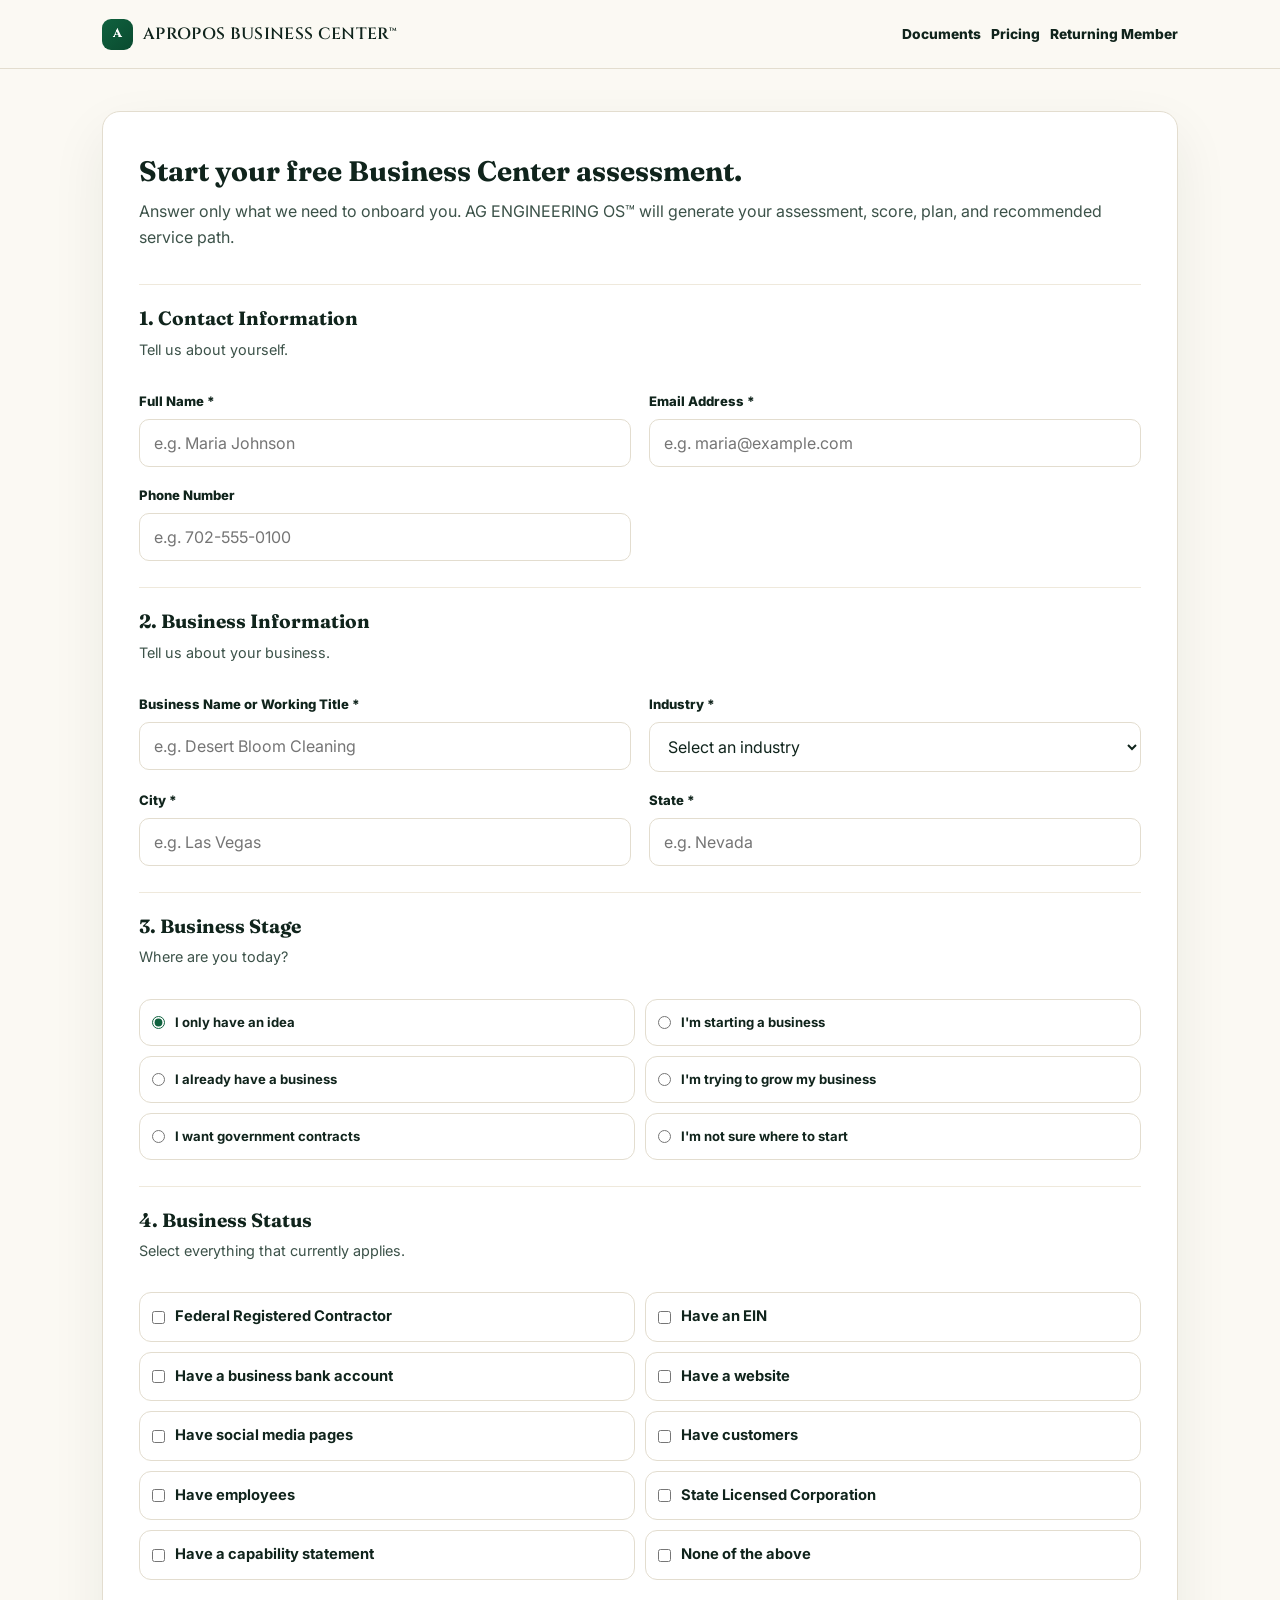
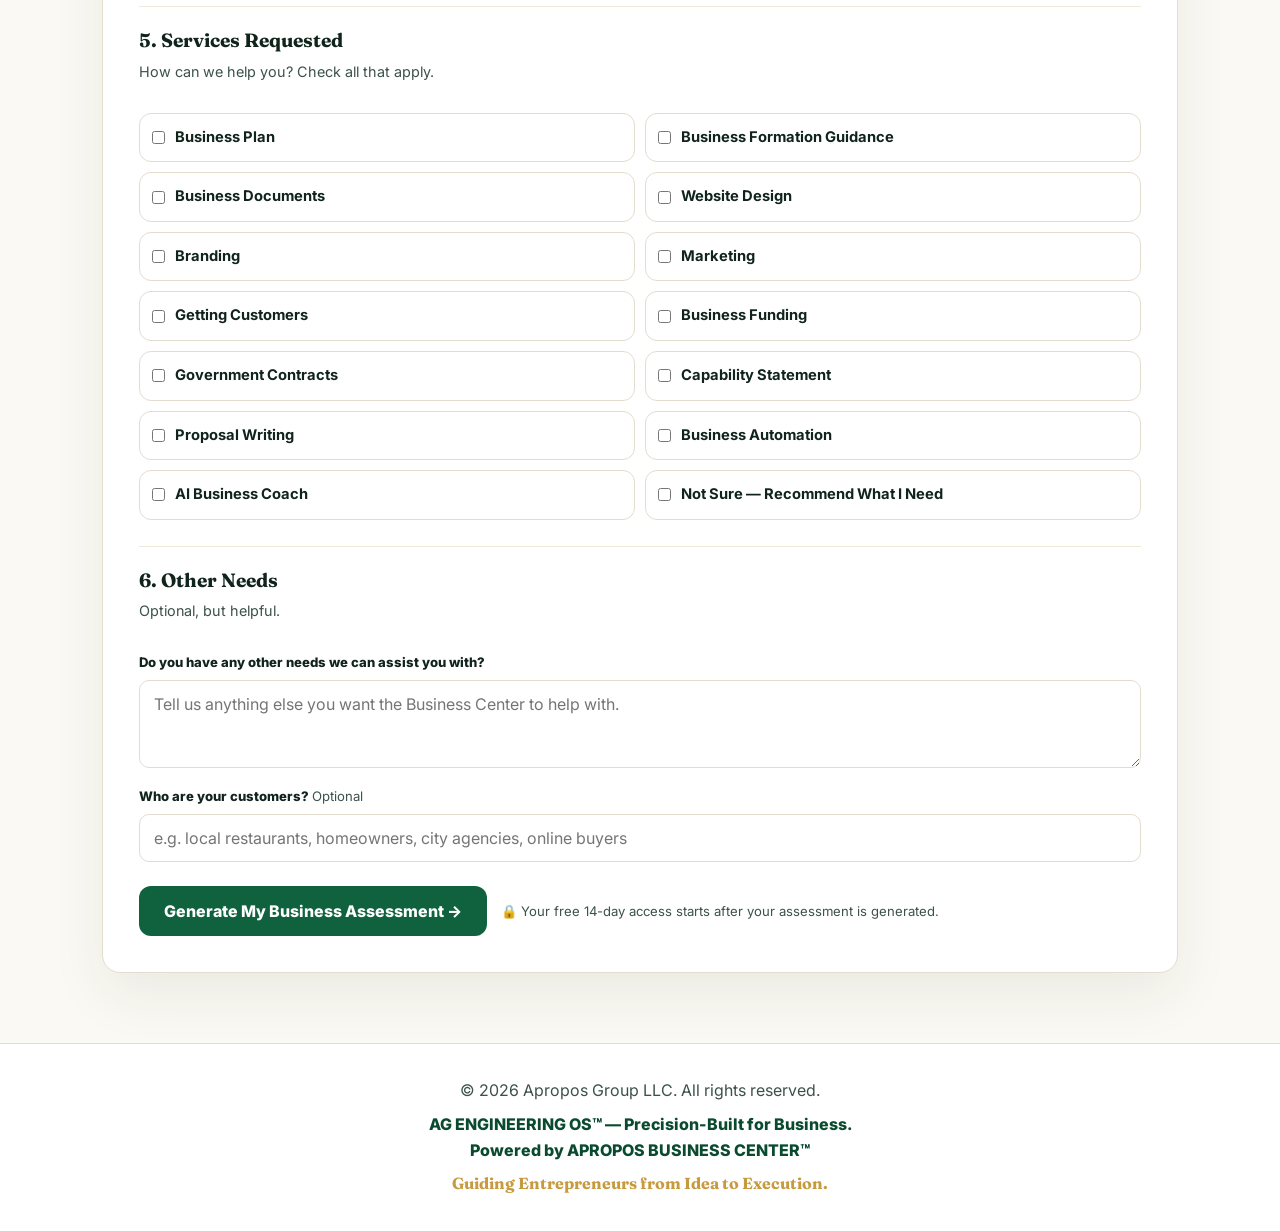
<file: APROPOS-BIZPLAN-main/assessment.html>
<!DOCTYPE html>
<html lang="en">
<head>
<meta charset="utf-8">
<meta name="viewport" content="width=device-width, initial-scale=1">
<title>Start Free Trial — APROPOS BUSINESS CENTER™</title>
<meta name="description" content="Answer a few questions and AG ENGINEERING OS™ generates your business assessment, readiness score, 30-day action plan, and recommended service path.">
<link rel="preconnect" href="https://fonts.googleapis.com">
<link rel="preconnect" href="https://fonts.gstatic.com" crossorigin>
<link href="https://fonts.googleapis.com/css2?family=Cinzel:wght@400;500;600&family=Fraunces:opsz,wght@9..144,500;9..144,600;9..144,700&family=Inter:wght@300;400;500;600;700;800&display=swap" rel="stylesheet">
<link rel="stylesheet" href="/styles.css">
</head>
<body>
<header class="top"><div class="wrap"><a class="logo" href="/index.html"><span class="mk">A</span>APROPOS BUSINESS CENTER™</a><nav class="nav"><a href="/documents.html">Documents</a><a href="/subscription.html">Pricing</a><a class="resume" href="/resume.html">Returning Member</a></nav></div></header>

<section class="section"><div class="wrap"><div class="panel" id="formPanel"><h2>Start your free Business Center assessment.</h2><p class="sub">Answer only what we need to onboard you. AG ENGINEERING OS™ will generate your assessment, score, plan, and recommended service path.</p><form id="planForm"><div class="grid">
<div class="form-section"><h3>1. Contact Information</h3><p class="hint">Tell us about yourself.</p></div><div class="field"><label for="fullName">Full Name *</label><input id="fullName" required placeholder="e.g. Maria Johnson"></div><div class="field"><label for="email">Email Address *</label><input id="email" type="email" required placeholder="e.g. maria@example.com"></div><div class="field"><label for="phone">Phone Number</label><input id="phone" placeholder="e.g. 702-555-0100"></div><div></div>
<div class="form-section"><h3>2. Business Information</h3><p class="hint">Tell us about your business.</p></div><div class="field"><label for="businessName">Business Name or Working Title *</label><input id="businessName" required placeholder="e.g. Desert Bloom Cleaning"></div><div class="field"><label for="industry">Industry *</label><select id="industry" required><option value="">Select an industry</option><option>Consulting</option><option>Technology</option><option>Construction</option><option>Restaurant / Food Service</option><option>Retail</option><option>Healthcare</option><option>Transportation</option><option>Professional Services</option><option>Government Contracting</option><option>Manufacturing</option><option>Education</option><option>Real Estate</option><option>Home Services</option><option>Beauty / Wellness</option><option>Nonprofit</option><option>Other</option></select></div><div class="field"><label for="city">City *</label><input id="city" required placeholder="e.g. Las Vegas"></div><div class="field"><label for="state">State *</label><input id="state" required placeholder="e.g. Nevada"></div>
<div class="form-section"><h3>3. Business Stage</h3><p class="hint">Where are you today?</p></div><div class="field full stage-options" id="businessStageGroup"><label class="radio-card"><input type="radio" name="businessStage" value="idea" checked> I only have an idea</label><label class="radio-card"><input type="radio" name="businessStage" value="starting"> I'm starting a business</label><label class="radio-card"><input type="radio" name="businessStage" value="existing"> I already have a business</label><label class="radio-card"><input type="radio" name="businessStage" value="growing"> I'm trying to grow my business</label><label class="radio-card"><input type="radio" name="businessStage" value="contracts"> I want government contracts</label><label class="radio-card"><input type="radio" name="businessStage" value="not_sure"> I'm not sure where to start</label></div>
<div class="form-section"><h3>4. Business Status</h3><p class="hint">Select everything that currently applies.</p></div><div class="field full checks" id="businessStatusGroup"><label class="pill"><input type="checkbox" value="registered"> Federal Registered Contractor</label><label class="pill"><input type="checkbox" value="ein"> Have an EIN</label><label class="pill"><input type="checkbox" value="bank"> Have a business bank account</label><label class="pill"><input type="checkbox" value="website"> Have a website</label><label class="pill"><input type="checkbox" value="social"> Have social media pages</label><label class="pill"><input type="checkbox" value="customers"> Have customers</label><label class="pill"><input type="checkbox" value="employees"> Have employees</label><label class="pill"><input type="checkbox" value="gov_regs"> State Licensed Corporation</label><label class="pill"><input type="checkbox" value="capability"> Have a capability statement</label><label class="pill"><input type="checkbox" value="none"> None of the above</label></div>
<div class="form-section"><h3>5. Services Requested</h3><p class="hint">How can we help you? Check all that apply.</p></div><div class="field full checks" id="servicesNeededGroup"><label class="pill"><input type="checkbox" value="business_plan"> Business Plan</label><label class="pill"><input type="checkbox" value="formation"> Business Formation Guidance</label><label class="pill"><input type="checkbox" value="documents"> Business Documents</label><label class="pill"><input type="checkbox" value="website"> Website Design</label><label class="pill"><input type="checkbox" value="branding"> Branding</label><label class="pill"><input type="checkbox" value="marketing"> Marketing</label><label class="pill"><input type="checkbox" value="customers"> Getting Customers</label><label class="pill"><input type="checkbox" value="funding"> Business Funding</label><label class="pill"><input type="checkbox" value="contracts"> Government Contracts</label><label class="pill"><input type="checkbox" value="capability"> Capability Statement</label><label class="pill"><input type="checkbox" value="proposal"> Proposal Writing</label><label class="pill"><input type="checkbox" value="automation"> Business Automation</label><label class="pill"><input type="checkbox" value="assistant"> AI Business Coach</label><label class="pill"><input type="checkbox" value="not_sure"> Not Sure — Recommend What I Need</label></div>
<div class="form-section"><h3>6. Other Needs</h3><p class="hint">Optional, but helpful.</p></div><div class="field full"><label for="otherNeeds">Do you have any other needs we can assist you with?</label><textarea id="otherNeeds" placeholder="Tell us anything else you want the Business Center to help with."></textarea></div><div class="field full"><label for="targetCustomer">Who are your customers? <span class="h">Optional</span></label><input id="targetCustomer" placeholder="e.g. local restaurants, homeowners, city agencies, online buyers"></div>
</div><div class="form-foot"><button type="submit" class="btn btn-primary" id="submitBtn">Generate My Business Assessment →</button><span class="priv">🔒 Your free 14-day access starts after your assessment is generated.</span></div><div class="err" id="errBox"></div></form></div><div class="loading" id="loading"><div class="loader-box"><div class="spinner"></div><h3>Your assessment report is being created…</h3><p style="color:var(--ink2);font-size:.92rem;margin:6px 0 2px">This takes about 5–10 seconds — hang tight while we build it:</p><ul class="build-list"><li>✓ Reviewing your business profile</li><li>✓ Identifying missing requirements</li><li>✓ Calculating readiness score</li><li>✓ Creating your 30-day action plan</li><li>✓ Initializing your AI Business Coach</li></ul></div></div><div id="results"></div></div></section>

<footer class="footer-brand"><div class="wrap"><div>© 2026 Apropos Group LLC. All rights reserved.</div><div class="footer-platform">AG ENGINEERING OS™ — Precision-Built for Business.<br>Powered by APROPOS BUSINESS CENTER™</div><div class="footer-tag">Guiding Entrepreneurs from Idea to Execution.</div></div></footer>

<script src="/app.js"></script>
<script>
// "None of the above" clears the other status boxes (and vice-versa).
$('businessStatusGroup').addEventListener('change',e=>{if(e.target.value==='none'&&e.target.checked){$('businessStatusGroup').querySelectorAll('input').forEach(x=>{if(x.value!=='none')x.checked=false})}else if(e.target.checked){const none=$('businessStatusGroup').querySelector('input[value="none"]');if(none)none.checked=false}});
function valuesFromChecks(id){return Array.from($(id).querySelectorAll('input[type="checkbox"]:checked')).map(x=>x.value)}
function radioValue(name){return document.querySelector('input[name="'+name+'"]:checked')?.value||''}

$('planForm').addEventListener('submit',async e=>{e.preventDefault();const err=$('errBox');err.style.display='none';const payload={fullName:$('fullName').value.trim(),email:$('email').value.trim(),phone:$('phone').value.trim(),businessName:$('businessName').value.trim(),industry:$('industry').value.trim(),city:$('city').value.trim(),state:$('state').value.trim(),businessStage:radioValue('businessStage'),businessStatus:valuesFromChecks('businessStatusGroup'),servicesNeeded:valuesFromChecks('servicesNeededGroup'),otherNeeds:$('otherNeeds').value.trim(),targetCustomer:$('targetCustomer').value.trim()};if(!payload.fullName||!payload.email||!payload.businessName||!payload.industry||!payload.city||!payload.state){err.textContent='Please complete the required fields marked with *.';err.style.display='block';return}$('formPanel').style.display='none';$('loading').style.display='block';$('results').style.display='none';$('loading').scrollIntoView({behavior:'smooth',block:'start'});try{const r=await fetch('/.netlify/functions/generate-plan',{method:'POST',headers:{'Content-Type':'application/json'},body:JSON.stringify(payload)});const d=await r.json();if(!d.ok)throw new Error(d.error||'Something went wrong.');renderDashboard(d)}catch(ex){$('loading').style.display='none';$('formPanel').style.display='block';err.textContent=ex.message||'Could not generate your assessment. Please try again.';err.style.display='block'}});

function scoreHtml(r){if(!r)return'';const cats=(r.categories||[]).map(c=>`<div class="score-row"><b>${escapeHtml(c.name)}</b><small>${c.score}/${c.max}</small><div class="bar"><span style="width:${Math.round((c.score/c.max)*100)}%"></span></div></div>`).join('');return `<div class="score-card"><div><div class="score-num">${r.total}<small>/100</small></div><span class="tag">${escapeHtml(r.rating||'Readiness Score')}</span></div><div>${cats}</div></div>`}
function serviceCards(arr){return (arr||[]).map(s=>{const href=resolveHref(s.href||'#');const ext=/^https?:/i.test(href);return `<a class="service-card" href="${escapeHtml(href)}" ${ext?'target="_blank" rel="noopener"':''}><div class="ic">${s.icon||'✦'}</div><h4>${escapeHtml(s.label)}</h4><p>${escapeHtml(s.blurb||'Recommended for your business.')}</p><span>Open →</span></a>`}).join('')||'<p>No services recommended yet.</p>'}

function renderDashboard(d){$('loading').style.display='none';
  // Hand the full profile to the Coach page.
  Store.set('abc_profile',d);
  const miss=(d.missingItems||[]).length?(d.missingItems||[]).map(x=>`<span class="tag warn">⚠ ${escapeHtml(x)}</span>`).join(''):'<span class="tag">✓ No major missing items identified</span>';const steps=(d.nextSteps||[]).map(x=>`<li>${escapeHtml(x).replace(/\bsave\b/,'<a href="#" onclick="window.print();return false;" style="color:var(--green);font-weight:700;text-decoration:underline">save</a>')}</li>`).join('');const weeks=(d.actionPlan||[]).map(w=>`<div class="week"><b>${escapeHtml(w.week)}</b><h4>${escapeHtml(w.title)}</h4><ul>${(w.items||[]).map(i=>`<li>${escapeHtml(i)}</li>`).join('')}</ul></div>`).join('');const journey=(d.journey||[]).map(j=>`<div class="journey-item ${escapeHtml(j.status)}">${j.status==='complete'?'✓':j.status==='pending'?'⚠':'○'} ${escapeHtml(j.label)}</div>`).join('');const now=serviceCards(d.serviceTimeline?.now?.length?d.serviceTimeline.now:d.recommendedServices);const later=serviceCards(d.serviceTimeline?.later||[]);
  $('results').innerHTML=`<div class="dash-head"><div><span class="badge">Business Assessment Report</span><h2>Welcome, ${escapeHtml(d.fullName||'Founder')}</h2><p>${escapeHtml(d.businessName||'Your business')} · Stage: ${escapeHtml(d.businessStage||'BUILD')}</p></div><div><span class="badge">Day 1 of 14 · Free Access</span><div class="trial-bar"><span></span></div></div></div><div class="dash-card" style="margin-bottom:18px"><h3>Business Readiness Score</h3>${scoreHtml(d.readiness)}</div><div class="dash-grid"><div class="dash-card"><h3>Immediate Priorities</h3><div class="tag-list">${miss}</div></div><div class="dash-card"><h3>Suggested Next Steps</h3><ol style="margin-left:20px">${steps}</ol></div></div><div class="dash-card" style="margin-bottom:18px"><h3>Your First 30 Days</h3><div class="weeks">${weeks}</div></div><div class="dash-card" style="margin-bottom:18px"><h3>Recommended Now</h3><div class="service-grid">${now}</div></div><div class="dash-card" style="margin-bottom:18px"><h3>Recommended Later</h3><div class="service-grid">${later}</div></div><div class="dash-card" style="margin-bottom:18px"><h3>Your Business Journey</h3><div class="journey">${journey}</div></div><div class="plan"><h2>My Business Plan</h2>${mdToHtml(d.plan)}</div><div class="disc">${escapeHtml(d.disclaimer||'This is AI-generated planning guidance, not professional advice.')}${d.emailSent?' Welcome email sent.':''}</div><div class="again"><a class="btn btn-primary" href="/index.html#morgan-coach">💬 Continue with my AI Business Coach →</a><a class="btn btn-ghost" href="/documents.html">📑 Generate a business document</a><a class="btn btn-ghost" href="#" onclick="window.print();return false;">⎙ Save / print</a></div>`;
  $('results').style.display='block';$('results').scrollIntoView({behavior:'smooth'});}
</script>
</body>
</html>
</file>
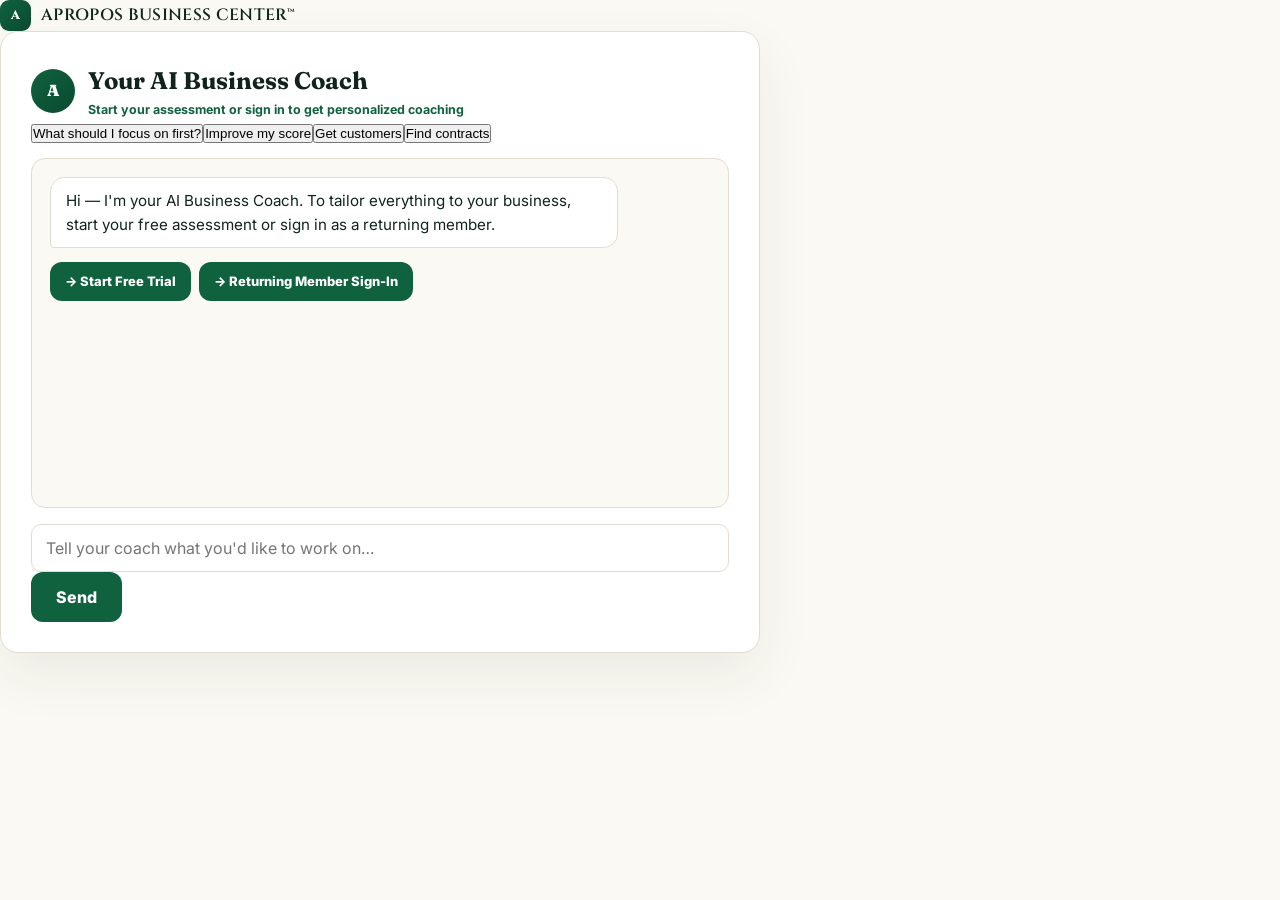
<file: APROPOS-BIZPLAN-main/coach.html>
<!DOCTYPE html>
<html lang="en">
<head>
<meta charset="utf-8">
<meta name="viewport" content="width=device-width, initial-scale=1">
<title>Your AI Business Coach — APROPOS BUSINESS CENTER™</title>
<meta name="robots" content="noindex">
<link rel="preconnect" href="https://fonts.googleapis.com">
<link rel="preconnect" href="https://fonts.gstatic.com" crossorigin>
<link href="https://fonts.googleapis.com/css2?family=Cinzel:wght@400;500;600&family=Fraunces:opsz,wght@9..144,500;9..144,600;9..144,700&family=Inter:wght@300;400;500;600;700;800&display=swap" rel="stylesheet">
<link rel="stylesheet" href="/styles.css">
</head>
<body>
<header class="focus-top"><a class="logo" href="/index.html"><span class="mk">A</span>APROPOS BUSINESS CENTER™</a></header>

<main class="focus-wrap"><div class="assistant" id="assistant" style="max-width:760px">
  <div class="hd"><div class="av">A</div><div><h2>Your AI Business Coach</h2><div class="status" id="asstStatus">Loading your profile…</div></div></div>
  <div class="suggest" id="suggest"><button data-q="What should I focus on first?">What should I focus on first?</button><button data-q="How do I improve my readiness score?">Improve my score</button><button data-q="How do I get my first customers?">Get customers</button><button data-q="Help me find government contracts.">Find contracts</button></div>
  <div class="chat" id="chat"></div>
  <form class="chatform" id="chatForm"><input id="chatInput" placeholder="Tell your coach what you'd like to work on…" autocomplete="off"><button class="btn btn-primary" type="submit">Send</button></form>
</div></main>

<script src="/app.js"></script>
<script>
let convo=[];let asstContext='';const chatEl=$('chat');
function addMsg(role,text){const div=document.createElement('div');div.className='msg '+(role==='user'?'user':'bot');div.innerHTML=role==='user'?escapeHtml(text):mdInline(text);chatEl.appendChild(div);chatEl.scrollTop=chatEl.scrollHeight;return div}

function openModule(href){const h=resolveHref(href);if(/^https?:/i.test(h)){window.open(h,'_blank','noopener');return}if(/^mailto:/i.test(h)){window.location.href=h;return}if(h==='/coach.html'||h==='#'){$('chatInput').focus();return}window.location.href=h;}
function renderActions(actions){if(!Array.isArray(actions)||!actions.length)return;const wrap=document.createElement('div');wrap.style.cssText='display:flex;flex-wrap:wrap;gap:8px;margin:2px 0 8px';actions.forEach(a=>{if(!a||!a.href)return;const addon=a.kind==='addon';const btn=document.createElement('a');const h=resolveHref(a.href);btn.href=h;btn.className='btn '+(addon?'btn-ghost':'btn-primary');btn.style.cssText='font-size:13px;padding:8px 14px';btn.textContent=(addon?'✦ ':'→ ')+a.label+(addon?' · add-on':'');btn.addEventListener('click',e=>{e.preventDefault();openModule(a.href)});wrap.appendChild(btn)});chatEl.appendChild(wrap);chatEl.scrollTop=chatEl.scrollHeight}

async function sendMsg(text){text=(text||'').trim();if(!text)return;addMsg('user',text);convo.push({role:'user',content:text});const typing=addMsg('bot','…');try{const r=await fetch('/.netlify/functions/assistant',{method:'POST',headers:{'Content-Type':'application/json'},body:JSON.stringify({messages:convo,context:asstContext})});const d=await r.json();const reply=d.reply||'…';typing.innerHTML=mdInline(reply);convo.push({role:'assistant',content:reply});renderActions(d.actions)}catch(e){typing.textContent='Sorry — try again in a moment.'}chatEl.scrollTop=chatEl.scrollHeight}
$('chatForm').addEventListener('submit',e=>{e.preventDefault();const v=$('chatInput').value;$('chatInput').value='';sendMsg(v)});
$('suggest').addEventListener('click',e=>{const b=e.target.closest('button');if(b)sendMsg(b.getAttribute('data-q'))});

// Prime the Coach from whichever context the previous page handed us.
(function(){
  const member=Store.get('abc_member');
  const profile=Store.get('abc_profile');
  if(member){
    const first=(member.fullName||'Founder').split(' ')[0];
    asstContext=`Returning member.\nName: ${member.fullName}\nBusiness: ${member.businessName}\nStage: ${member.businessStage}\nReadiness: ${member.readinessScore}/100\nServices requested: ${(member.servicesNeeded||[]).join(', ')}\nPrior session context: ${member.agentContext||'(none recorded)'}`;
    $('asstStatus').textContent='Welcome back — primed with your saved profile';
    addMsg('bot',`Welcome back, ${first}. I have your profile. What would you like to work on today?`);
  } else if(profile){
    const first=(profile.fullName||'Founder').split(' ')[0];
    asstContext=`Business: ${profile.businessName}\nStage: ${profile.businessStage}\nReadiness score: ${profile.readiness?.total||''}/100\nMissing items: ${(profile.missingItems||[]).join(', ')}\nRecommended services: ${(profile.recommendedServices||[]).map(s=>s.label).join(', ')}\nPlan summary: ${String(profile.plan||'').slice(0,1800)}`;
    $('asstStatus').textContent='Primed with your assessment for '+profile.businessName;
    addMsg('bot',`Hello ${first}. Your assessment is ready and I have your full profile. What would you like to work on first?`);
  } else {
    $('asstStatus').textContent='Start your assessment or sign in to get personalized coaching';
    addMsg('bot',`Hi — I'm your AI Business Coach. To tailor everything to your business, start your free assessment or sign in as a returning member.`);
    renderActions([{label:'Start Free Trial',href:'/assessment.html',kind:'included'},{label:'Returning Member Sign-In',href:'/resume.html',kind:'included'}]);
  }
})();
</script>
</body>
</html>
</file>
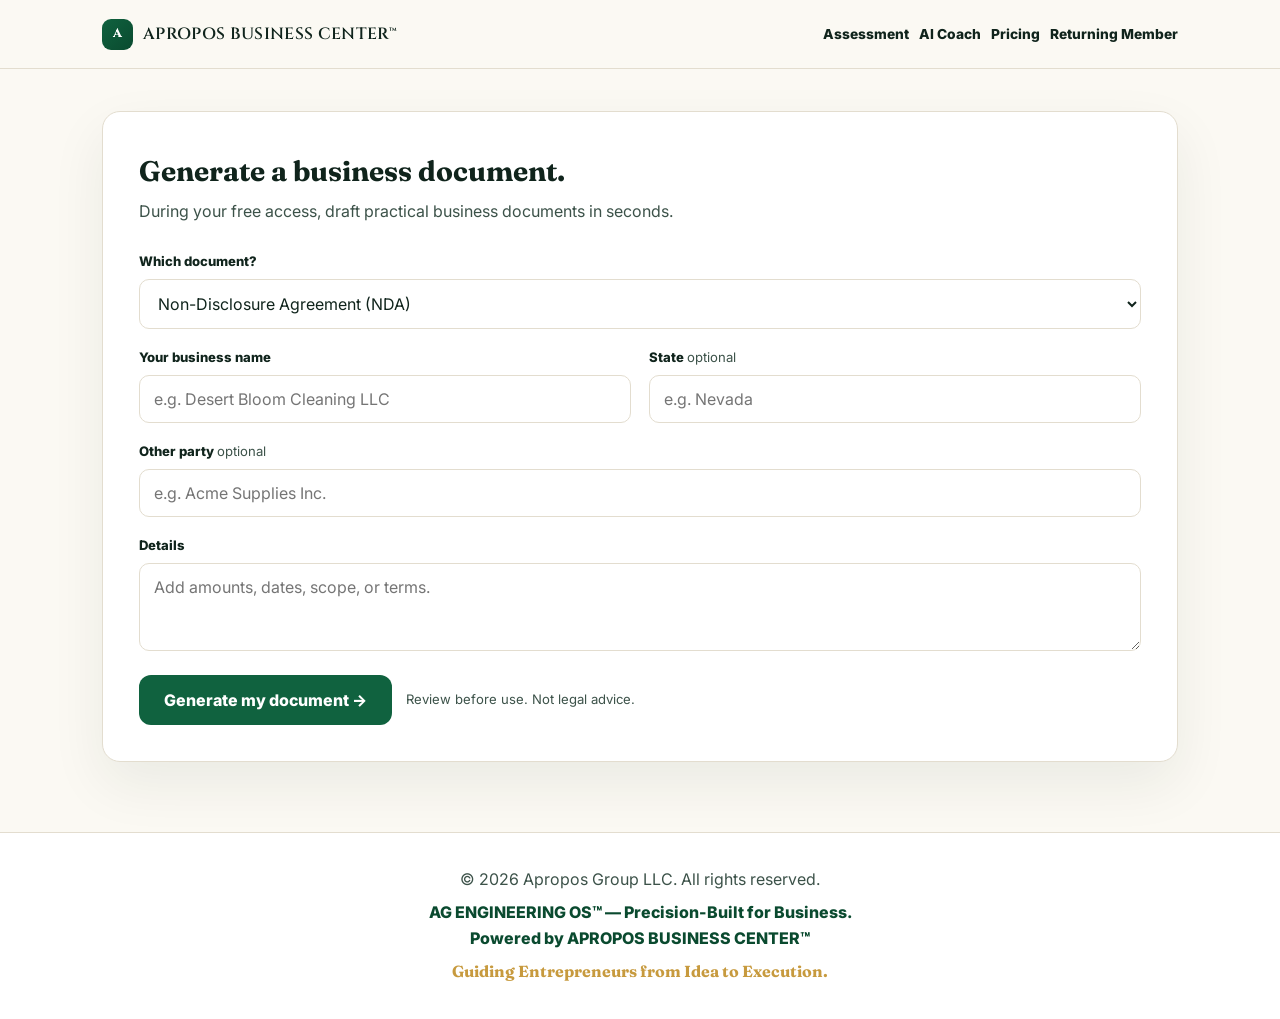
<file: APROPOS-BIZPLAN-main/documents.html>
<!DOCTYPE html>
<html lang="en">
<head>
<meta charset="utf-8">
<meta name="viewport" content="width=device-width, initial-scale=1">
<title>Generate a Business Document — APROPOS BUSINESS CENTER™</title>
<meta name="description" content="Draft practical business documents in seconds — NDAs, agreements, proposals, invoices, and more.">
<link rel="preconnect" href="https://fonts.googleapis.com">
<link rel="preconnect" href="https://fonts.gstatic.com" crossorigin>
<link href="https://fonts.googleapis.com/css2?family=Cinzel:wght@400;500;600&family=Fraunces:opsz,wght@9..144,500;9..144,600;9..144,700&family=Inter:wght@300;400;500;600;700;800&display=swap" rel="stylesheet">
<link rel="stylesheet" href="/styles.css">
</head>
<body>
<header class="top"><div class="wrap"><a class="logo" href="/index.html"><span class="mk">A</span>APROPOS BUSINESS CENTER™</a><nav class="nav"><a href="/assessment.html">Assessment</a><a href="/coach.html">AI Coach</a><a href="/subscription.html">Pricing</a><a class="resume" href="/resume.html">Returning Member</a></nav></div></header>

<section class="section"><div class="wrap"><div class="panel" id="docPanel"><h2>Generate a business document.</h2><p class="sub">During your free access, draft practical business documents in seconds.</p><form id="docForm"><div class="grid"><div class="field full"><label for="docType">Which document?</label><select id="docType"><option value="nda">Non-Disclosure Agreement (NDA)</option><option value="operating">LLC Operating Agreement</option><option value="contractor">Independent Contractor Agreement</option><option value="service">Service Agreement / Statement of Work</option><option value="invoice">Professional Invoice</option><option value="proposal">Business Proposal</option><option value="privacy">Website Privacy Policy</option><option value="terms">Website Terms of Service</option><option value="demand">Demand Letter (unpaid invoice)</option></select></div><div class="field"><label for="docBusiness">Your business name</label><input id="docBusiness" placeholder="e.g. Desert Bloom Cleaning LLC"></div><div class="field"><label for="docState">State <span class="h">optional</span></label><input id="docState" placeholder="e.g. Nevada"></div><div class="field full"><label for="docParty">Other party <span class="h">optional</span></label><input id="docParty" placeholder="e.g. Acme Supplies Inc."></div><div class="field full"><label for="docDetails">Details</label><textarea id="docDetails" placeholder="Add amounts, dates, scope, or terms."></textarea></div></div><div class="form-foot"><button type="submit" class="btn btn-primary" id="docBtn">Generate my document →</button><span class="priv">Review before use. Not legal advice.</span></div><div class="err" id="docErr"></div></form><div class="loading" id="docLoading"><div class="loader-box"><div class="spinner"></div><p>Drafting your document…</p></div></div></div><div id="docResults"></div></div></section>

<footer class="footer-brand"><div class="wrap"><div>© 2026 Apropos Group LLC. All rights reserved.</div><div class="footer-platform">AG ENGINEERING OS™ — Precision-Built for Business.<br>Powered by APROPOS BUSINESS CENTER™</div><div class="footer-tag">Guiding Entrepreneurs from Idea to Execution.</div></div></footer>

<script src="/app.js"></script>
<script>
// Prefill the business name / state from the member's profile if we have one.
(function(){const p=Store.get('abc_profile')||Store.get('abc_member');if(p){if(p.businessName&&$('docBusiness'))$('docBusiness').value=p.businessName;if(p.state&&$('docState'))$('docState').value=p.state;}})();

$('docForm').addEventListener('submit',async e=>{e.preventDefault();const err=$('docErr');err.style.display='none';const payload={docType:$('docType').value,businessName:$('docBusiness').value.trim(),state:$('docState').value.trim(),party:$('docParty').value.trim(),details:$('docDetails').value.trim()};if(!payload.businessName){err.textContent='Add your business name to begin.';err.style.display='block';return}$('docForm').style.display='none';$('docLoading').style.display='block';$('docResults').style.display='none';try{const r=await fetch('/.netlify/functions/generate-document',{method:'POST',headers:{'Content-Type':'application/json'},body:JSON.stringify(payload)});const d=await r.json();if(!d.ok)throw new Error(d.error||'Something went wrong.');docRender(d)}catch(ex){$('docLoading').style.display='none';$('docForm').style.display='block';err.textContent=ex.message||'Could not generate your document. Please try again.';err.style.display='block'}});

function docRender(d){$('docLoading').style.display='none';$('docResults').innerHTML=`<div class="dash-head"><div><h2>${escapeHtml(d.docLabel)}</h2><p>For ${escapeHtml(d.businessName)}</p></div><span class="badge">${d.mode==='ai'?'AI Drafted':'Starter Draft'}</span></div><div class="plan">${mdToHtml(d.document)}</div><div class="disc">${escapeHtml(d.disclaimer)}</div><div class="again"><a class="btn btn-ghost" href="#" onclick="window.print();return false;">⎙ Save / print</a><a class="btn btn-ghost" href="#" onclick="location.reload();return false;">↺ New document</a></div>`;$('docResults').style.display='block';$('docResults').scrollIntoView({behavior:'smooth'})}
</script>
</body>
</html>
</file>
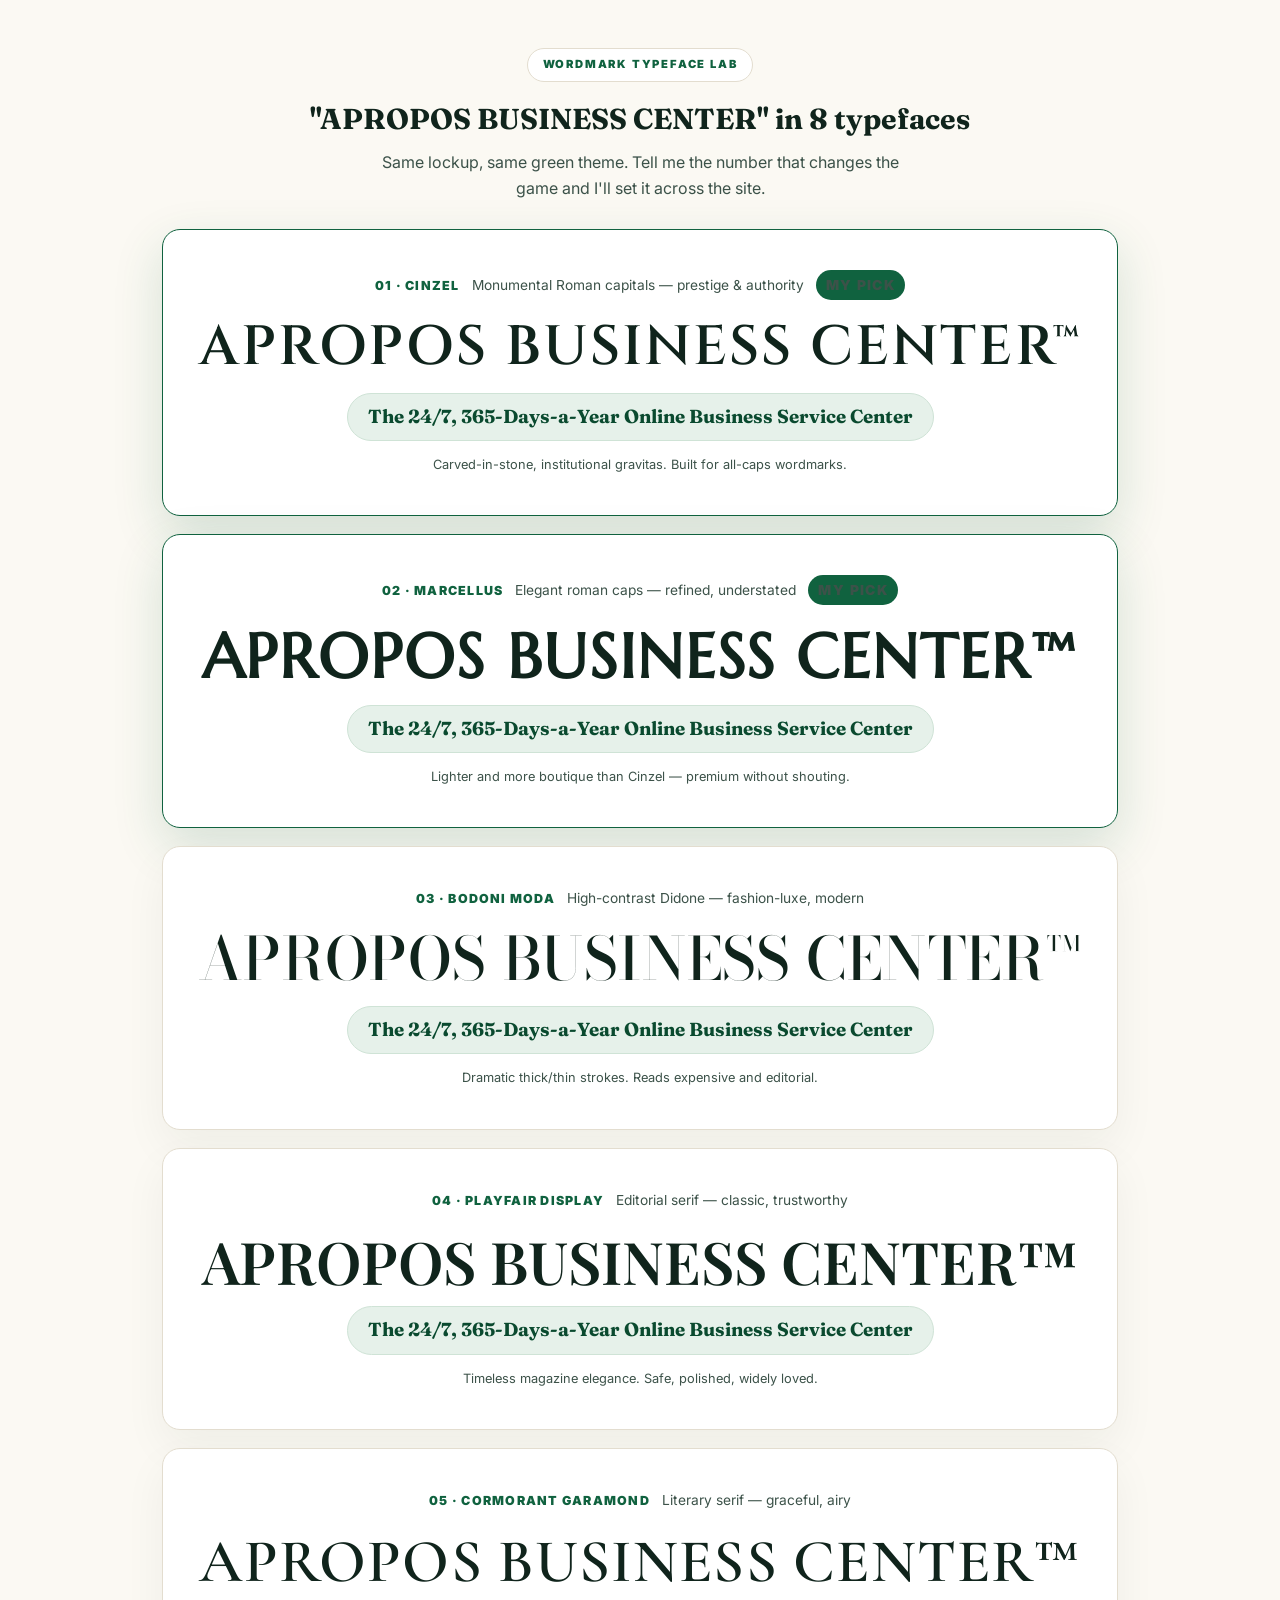
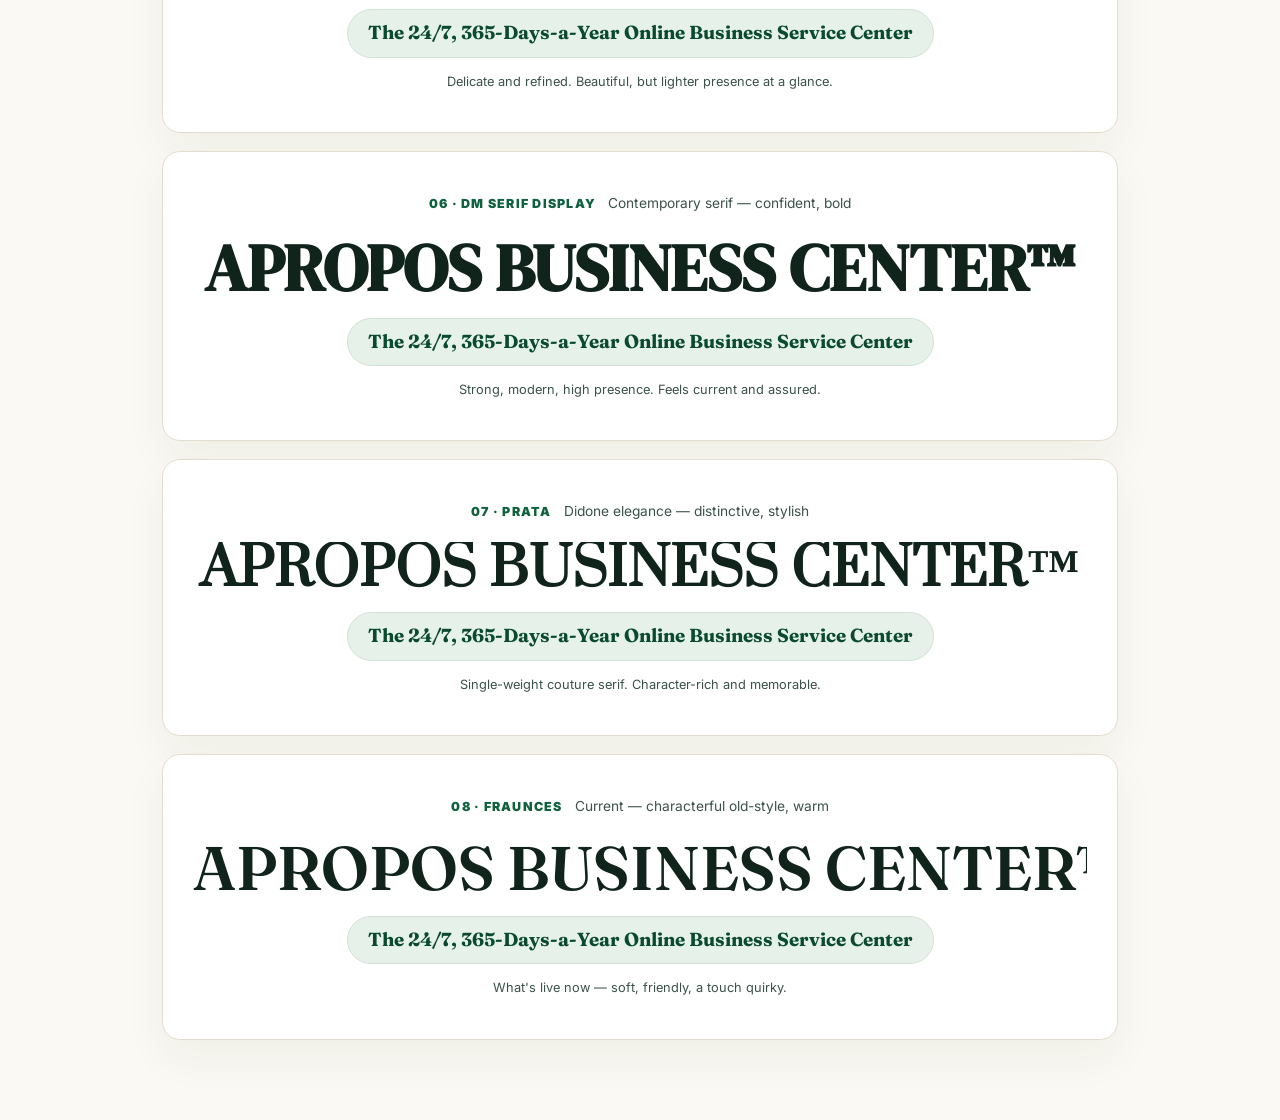
<file: APROPOS-BIZPLAN-main/font-lab.html>
<!DOCTYPE html>
<html lang="en">
<head>
<meta charset="utf-8">
<meta name="viewport" content="width=device-width, initial-scale=1">
<meta name="robots" content="noindex">
<title>Wordmark Typeface Lab — APROPOS BUSINESS CENTER™</title>
<link rel="preconnect" href="https://fonts.googleapis.com">
<link rel="preconnect" href="https://fonts.gstatic.com" crossorigin>
<link href="https://fonts.googleapis.com/css2?family=Cinzel:wght@400;500;600&family=Marcellus&family=Bodoni+Moda:opsz,wght@6..96,400;6..96,500;6..96,700&family=Playfair+Display:wght@500;600;700&family=Cormorant+Garamond:wght@500;600;700&family=Prata&family=DM+Serif+Display&family=Fraunces:opsz,wght@9..144,500;9..144,600;9..144,700&family=Inter:wght@400;500;600;700&display=swap" rel="stylesheet">
<style>
:root{--ink:#10241c;--ink2:#3c5249;--paper:#fbf9f3;--line:#e3ddcf;--green:#10623f;--green2:#0a4a2f;--soft:#e6f1ea;--gold:#c79a3e;--body:'Inter',system-ui,sans-serif}
*{box-sizing:border-box;margin:0;padding:0}
body{font-family:var(--body);background:var(--paper);color:var(--ink);line-height:1.6;-webkit-font-smoothing:antialiased;padding:0 0 80px}
.wrap{max-width:1000px;margin:0 auto;padding:0 22px}
header{text-align:center;padding:48px 0 10px}
header .eyebrow{font-size:.7rem;font-weight:900;letter-spacing:.16em;text-transform:uppercase;color:var(--green);background:#fff;border:1px solid var(--line);border-radius:999px;padding:7px 15px;display:inline-block;margin-bottom:14px}
header h2{font-family:'Fraunces',serif;font-size:1.8rem;font-weight:700}
header p{color:var(--ink2);max-width:560px;margin:8px auto 0}
.spec{background:#fff;border:1px solid var(--line);border-radius:18px;padding:clamp(24px,4vw,40px);margin-top:18px;box-shadow:0 18px 44px rgba(16,36,28,.05);text-align:center;position:relative}
.spec.pick{border-color:var(--green);box-shadow:0 18px 50px rgba(16,98,63,.16)}
.meta{display:flex;align-items:baseline;justify-content:center;gap:12px;flex-wrap:wrap;margin-bottom:20px}
.meta b{font-family:var(--body);font-size:.78rem;font-weight:900;letter-spacing:.1em;text-transform:uppercase;color:var(--green)}
.meta span{font-size:.86rem;color:var(--ink2)}
.rec{font-size:.62rem;font-weight:900;letter-spacing:.1em;text-transform:uppercase;color:#fff;background:var(--green);border-radius:999px;padding:4px 10px}
.mark{line-height:1.02;color:var(--ink);font-weight:600;white-space:nowrap;overflow:hidden;font-size:48px}
.spec{padding-left:clamp(18px,3vw,30px);padding-right:clamp(18px,3vw,30px)}
.band{font-family:'Fraunces',serif;font-weight:700;font-size:clamp(.92rem,1.8vw,1.18rem);color:var(--green2);background:var(--soft);border:1px solid #cfe3d6;border-radius:999px;padding:8px 20px;display:inline-block;margin-top:16px}
.fnote{margin-top:14px;font-size:.8rem;color:var(--ink2)}
</style>
</head>
<body>
<header><div class="wrap"><span class="eyebrow">Wordmark Typeface Lab</span><h2>"APROPOS BUSINESS CENTER" in 8 typefaces</h2><p>Same lockup, same green theme. Tell me the number that changes the game and I'll set it across the site.</p></div></header>

<div class="wrap">

  <article class="spec pick"><div class="meta"><b>01 · Cinzel</b><span>Monumental Roman capitals — prestige &amp; authority</span><span class="rec">My pick</span></div><div class="mark" style="font-family:'Cinzel';letter-spacing:.04em">APROPOS BUSINESS CENTER™</div><div class="band">The 24/7, 365-Days-a-Year Online Business Service Center</div><div class="fnote">Carved-in-stone, institutional gravitas. Built for all-caps wordmarks.</div></article>

  <article class="spec pick"><div class="meta"><b>02 · Marcellus</b><span>Elegant roman caps — refined, understated</span><span class="rec">My pick</span></div><div class="mark" style="font-family:'Marcellus';letter-spacing:.03em">APROPOS BUSINESS CENTER™</div><div class="band">The 24/7, 365-Days-a-Year Online Business Service Center</div><div class="fnote">Lighter and more boutique than Cinzel — premium without shouting.</div></article>

  <article class="spec"><div class="meta"><b>03 · Bodoni Moda</b><span>High-contrast Didone — fashion-luxe, modern</span></div><div class="mark" style="font-family:'Bodoni Moda';font-weight:500;letter-spacing:.01em">APROPOS BUSINESS CENTER™</div><div class="band">The 24/7, 365-Days-a-Year Online Business Service Center</div><div class="fnote">Dramatic thick/thin strokes. Reads expensive and editorial.</div></article>

  <article class="spec"><div class="meta"><b>04 · Playfair Display</b><span>Editorial serif — classic, trustworthy</span></div><div class="mark" style="font-family:'Playfair Display';font-weight:600">APROPOS BUSINESS CENTER™</div><div class="band">The 24/7, 365-Days-a-Year Online Business Service Center</div><div class="fnote">Timeless magazine elegance. Safe, polished, widely loved.</div></article>

  <article class="spec"><div class="meta"><b>05 · Cormorant Garamond</b><span>Literary serif — graceful, airy</span></div><div class="mark" style="font-family:'Cormorant Garamond';font-weight:600;letter-spacing:.02em">APROPOS BUSINESS CENTER™</div><div class="band">The 24/7, 365-Days-a-Year Online Business Service Center</div><div class="fnote">Delicate and refined. Beautiful, but lighter presence at a glance.</div></article>

  <article class="spec"><div class="meta"><b>06 · DM Serif Display</b><span>Contemporary serif — confident, bold</span></div><div class="mark" style="font-family:'DM Serif Display'">APROPOS BUSINESS CENTER™</div><div class="band">The 24/7, 365-Days-a-Year Online Business Service Center</div><div class="fnote">Strong, modern, high presence. Feels current and assured.</div></article>

  <article class="spec"><div class="meta"><b>07 · Prata</b><span>Didone elegance — distinctive, stylish</span></div><div class="mark" style="font-family:'Prata'">APROPOS BUSINESS CENTER™</div><div class="band">The 24/7, 365-Days-a-Year Online Business Service Center</div><div class="fnote">Single-weight couture serif. Character-rich and memorable.</div></article>

  <article class="spec"><div class="meta"><b>08 · Fraunces</b><span>Current — characterful old-style, warm</span></div><div class="mark" style="font-family:'Fraunces';font-weight:600">APROPOS BUSINESS CENTER™</div><div class="band">The 24/7, 365-Days-a-Year Online Business Service Center</div><div class="fnote">What's live now — soft, friendly, a touch quirky.</div></article>

</div>

<script>
// Fit each wordmark to one line that fills its card width — let it dominate.
function fitMarks(){
  document.querySelectorAll('.mark').forEach(el=>{
    el.style.fontSize='100px';
    const avail=el.clientWidth, w=el.scrollWidth||1;
    let size=100*avail/w*0.985;
    size=Math.max(18,Math.min(size,108));
    el.style.fontSize=size+'px';
  });
}
window.addEventListener('load',fitMarks);
window.addEventListener('resize',fitMarks);
if(document.fonts&&document.fonts.ready){document.fonts.ready.then(fitMarks);}
</script>
</body>
</html>
</file>
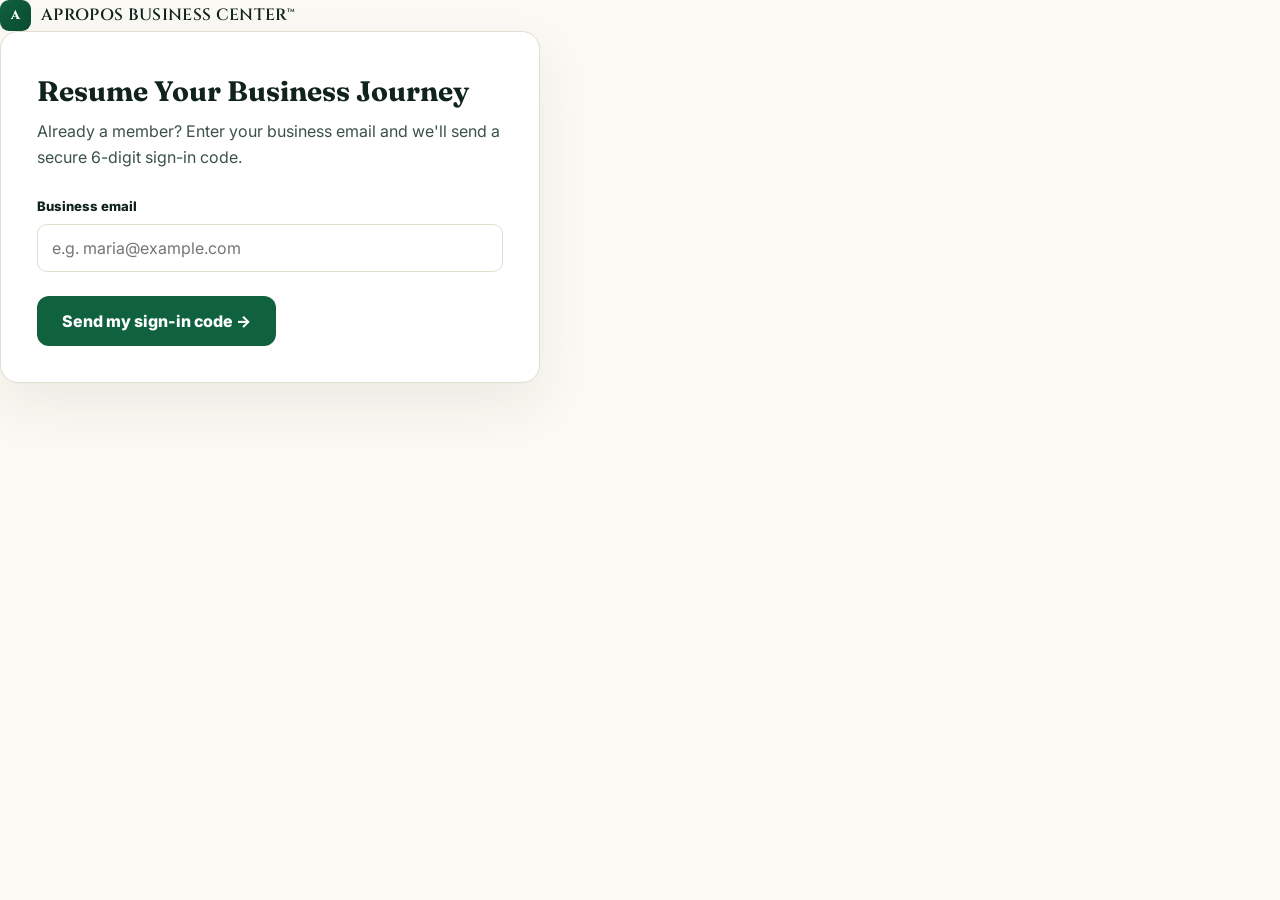
<file: APROPOS-BIZPLAN-main/resume.html>
<!DOCTYPE html>
<html lang="en">
<head>
<meta charset="utf-8">
<meta name="viewport" content="width=device-width, initial-scale=1">
<title>Returning Member Sign-In — APROPOS BUSINESS CENTER™</title>
<meta name="robots" content="noindex">
<link rel="preconnect" href="https://fonts.googleapis.com">
<link rel="preconnect" href="https://fonts.gstatic.com" crossorigin>
<link href="https://fonts.googleapis.com/css2?family=Cinzel:wght@400;500;600&family=Fraunces:opsz,wght@9..144,500;9..144,600;9..144,700&family=Inter:wght@300;400;500;600;700;800&display=swap" rel="stylesheet">
<link rel="stylesheet" href="/styles.css">
</head>
<body>
<header class="focus-top"><a class="logo" href="/index.html"><span class="mk">A</span>APROPOS BUSINESS CENTER™</a></header>

<main class="focus-wrap"><div class="panel" style="max-width:540px">
  <h2>Resume Your Business Journey</h2>
  <p class="sub">Already a member? Enter your business email and we'll send a secure 6-digit sign-in code.</p>
  <div id="otpStep1"><div class="field"><label for="otpEmail">Business email</label><input id="otpEmail" type="email" placeholder="e.g. maria@example.com"></div><div class="form-foot"><button class="btn btn-primary" id="otpSendBtn" type="button">Send my sign-in code →</button></div></div>
  <div id="otpStep2" style="display:none"><div class="field"><label for="otpCode">Enter the 6-digit code we emailed you</label><input id="otpCode" inputmode="numeric" maxlength="6" placeholder="123456"></div><div class="form-foot"><button class="btn btn-primary" id="otpVerifyBtn" type="button">Verify &amp; continue →</button><button class="btn btn-ghost" id="otpResend" type="button">Use a different email</button></div></div>
  <div class="err" id="otpErr"></div>
</div></main>

<script src="/app.js"></script>
<script>
function otpMsg(t){const e=$('otpErr');e.textContent=t;e.style.display='block';}
async function otpSend(){const em=($('otpEmail').value||'').trim();$('otpErr').style.display='none';if(!/^[^\s@]+@[^\s@]+\.[^\s@]+$/.test(em)){otpMsg('Enter a valid email.');return}const btn=$('otpSendBtn');btn.disabled=true;btn.textContent='Sending…';try{await fetch('/.netlify/functions/member-otp-request',{method:'POST',headers:{'Content-Type':'application/json'},body:JSON.stringify({email:em})});$('otpStep1').style.display='none';$('otpStep2').style.display='block';$('otpCode').focus();}catch(_){otpMsg('Could not send the code. Try again.');}btn.disabled=false;btn.textContent='Send my sign-in code →';}
async function otpVerify(){const em=($('otpEmail').value||'').trim();const c=($('otpCode').value||'').trim();$('otpErr').style.display='none';if(!/^\d{6}$/.test(c)){otpMsg('Enter the 6-digit code.');return}const btn=$('otpVerifyBtn');btn.disabled=true;btn.textContent='Verifying…';try{const r=await fetch('/.netlify/functions/member-otp-verify',{method:'POST',headers:{'Content-Type':'application/json'},body:JSON.stringify({email:em,code:c})});const d=await r.json();if(!d.ok)throw new Error(d.error||'Invalid code');Store.del('abc_profile');Store.set('abc_member',d.member);window.location.href='/coach.html';}catch(ex){otpMsg(ex.message||'Could not verify. Try again.');btn.disabled=false;btn.textContent='Verify & continue →';}}
$('otpSendBtn').addEventListener('click',otpSend);
$('otpVerifyBtn').addEventListener('click',otpVerify);
$('otpEmail').addEventListener('keydown',e=>{if(e.key==='Enter'){e.preventDefault();otpSend();}});
$('otpCode').addEventListener('keydown',e=>{if(e.key==='Enter')otpVerify();});
$('otpResend').addEventListener('click',()=>{$('otpStep2').style.display='none';$('otpStep1').style.display='block';$('otpErr').style.display='none';$('otpEmail').focus();});
</script>
</body>
</html>
</file>
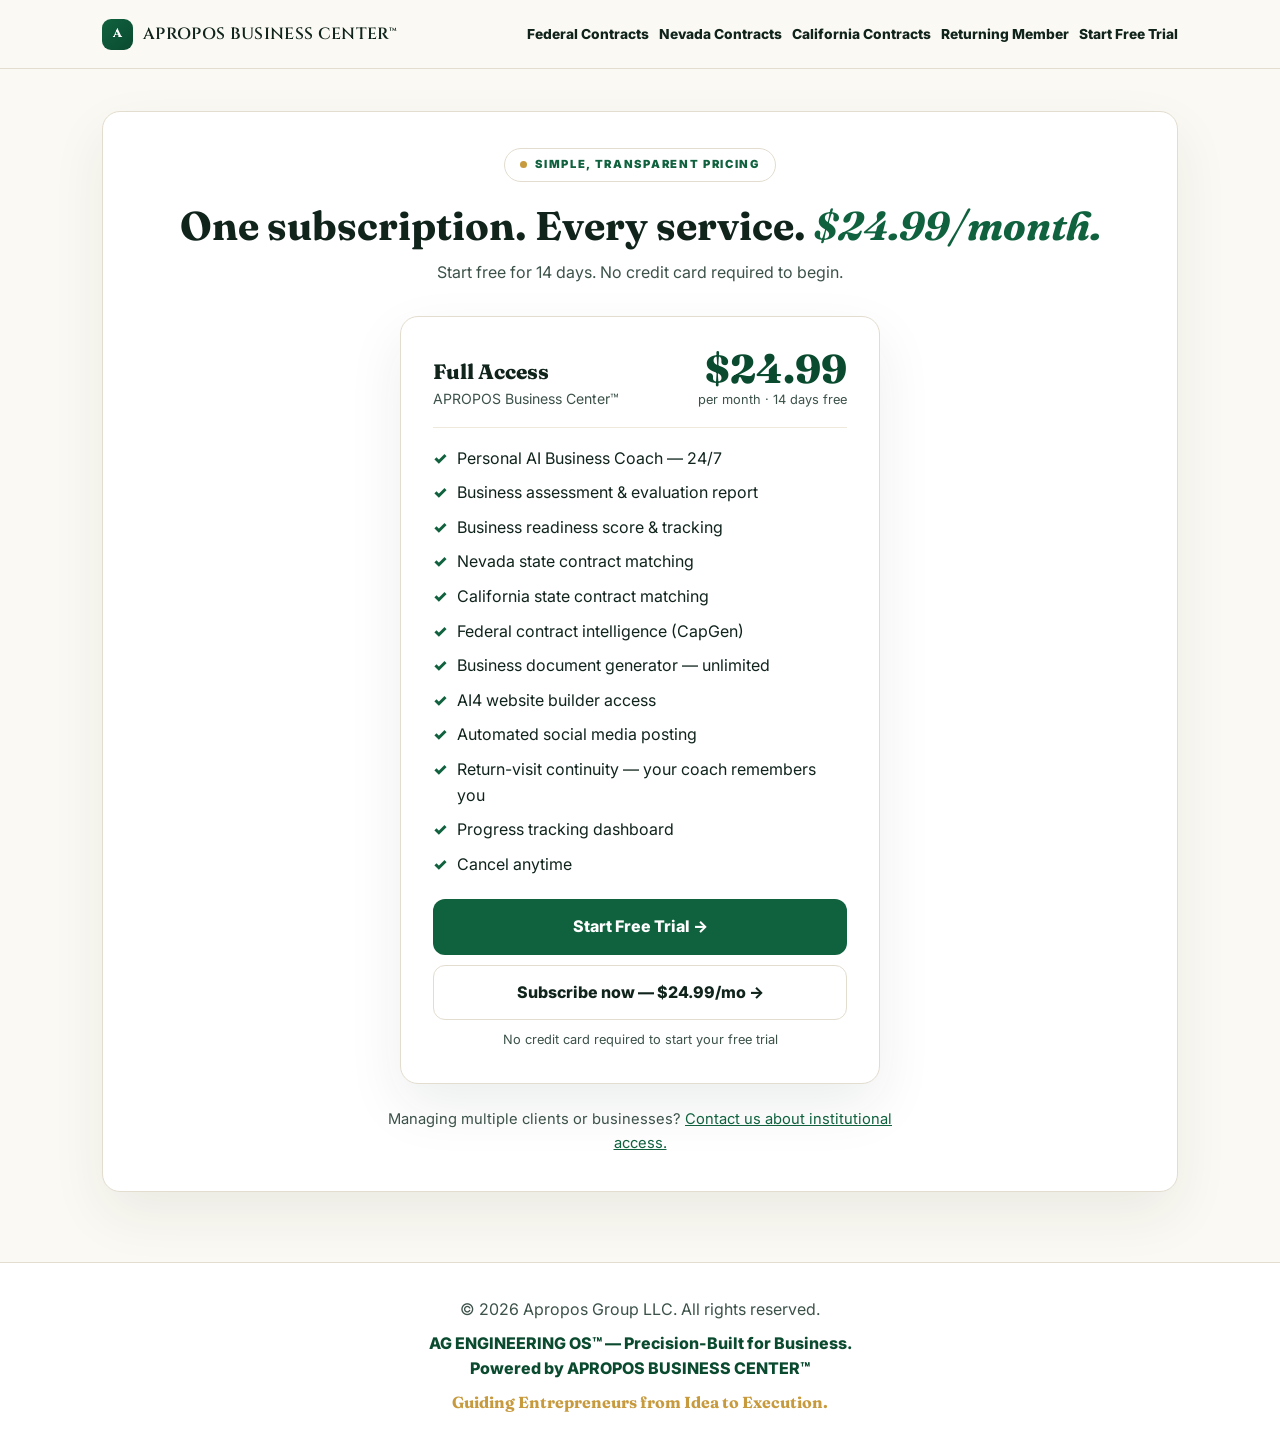
<file: APROPOS-BIZPLAN-main/subscription.html>
<!DOCTYPE html>
<html lang="en">
<head>
<meta charset="utf-8">
<meta name="viewport" content="width=device-width, initial-scale=1">
<title>Subscription Details — APROPOS BUSINESS CENTER™</title>
<meta name="description" content="One subscription, every service — $24.99/month. Start free for 14 days. Your AI Business Coach, document generator, website tools, and federal + state contract intelligence.">
<link rel="preconnect" href="https://fonts.googleapis.com">
<link rel="preconnect" href="https://fonts.gstatic.com" crossorigin>
<link href="https://fonts.googleapis.com/css2?family=Cinzel:wght@400;500;600&family=Fraunces:opsz,wght@9..144,500;9..144,600;9..144,700&family=Inter:wght@300;400;500;600;700;800&display=swap" rel="stylesheet">
<link rel="stylesheet" href="/styles.css">
</head>
<body>
<header class="top"><div class="wrap"><a class="logo" href="/index.html"><span class="mk">A</span>APROPOS BUSINESS CENTER™</a><nav class="nav"><a href="https://capgenmkt.aproposgroupllc.com" target="_blank" rel="noopener">Federal Contracts</a><a href="https://nevadastategen.aproposgroupllc.com" target="_blank" rel="noopener">Nevada Contracts</a><a href="https://calstategen.aproposgroupllc.com" target="_blank" rel="noopener">California Contracts</a><a class="resume" href="/resume.html">Returning Member</a><a class="start" href="/assessment.html">Start Free Trial</a></nav></div></header>

<section class="section"><div class="wrap"><div class="panel" style="text-align:center">
<span class="eyebrow"><span class="dot"></span>Simple, transparent pricing</span>
<h2 style="font-family:var(--disp);font-size:clamp(1.7rem,3.4vw,2.5rem);line-height:1.1">One subscription. Every service. <em style="font-style:italic;color:var(--green)">$24.99/month.</em></h2>
<p class="sub" style="max-width:560px;margin:12px auto 0">Start free for 14 days. No credit card required to begin.</p>
<div style="max-width:480px;margin:30px auto 0;text-align:left;background:#fff;border:1px solid var(--line);border-radius:18px;padding:clamp(22px,4vw,32px);box-shadow:0 22px 56px rgba(16,36,28,.08)">
<div style="display:flex;justify-content:space-between;align-items:flex-end;gap:12px;flex-wrap:wrap;border-bottom:1px solid var(--line2);padding-bottom:16px">
<div><div style="font-family:var(--disp);font-size:1.3rem;font-weight:800">Full Access</div><div style="color:var(--ink2);font-size:.88rem">APROPOS Business Center™</div></div>
<div style="text-align:right"><span style="font-family:var(--disp);font-size:2.5rem;font-weight:800;color:var(--green2);line-height:1">$24.99</span><div style="color:var(--ink2);font-size:.8rem">per month · 14 days free</div></div>
</div>
<ul style="list-style:none;display:grid;gap:9px;margin:18px 0 0">
<li style="display:flex;gap:10px"><span style="color:var(--green);font-weight:900;flex:0 0 auto">✓</span> Personal AI Business Coach — 24/7</li>
<li style="display:flex;gap:10px"><span style="color:var(--green);font-weight:900;flex:0 0 auto">✓</span> Business assessment &amp; evaluation report</li>
<li style="display:flex;gap:10px"><span style="color:var(--green);font-weight:900;flex:0 0 auto">✓</span> Business readiness score &amp; tracking</li>
<li style="display:flex;gap:10px"><span style="color:var(--green);font-weight:900;flex:0 0 auto">✓</span> Nevada state contract matching</li>
<li style="display:flex;gap:10px"><span style="color:var(--green);font-weight:900;flex:0 0 auto">✓</span> California state contract matching</li>
<li style="display:flex;gap:10px"><span style="color:var(--green);font-weight:900;flex:0 0 auto">✓</span> Federal contract intelligence (CapGen)</li>
<li style="display:flex;gap:10px"><span style="color:var(--green);font-weight:900;flex:0 0 auto">✓</span> Business document generator — unlimited</li>
<li style="display:flex;gap:10px"><span style="color:var(--green);font-weight:900;flex:0 0 auto">✓</span> AI4 website builder access</li>
<li style="display:flex;gap:10px"><span style="color:var(--green);font-weight:900;flex:0 0 auto">✓</span> Automated social media posting</li>
<li style="display:flex;gap:10px"><span style="color:var(--green);font-weight:900;flex:0 0 auto">✓</span> Return-visit continuity — your coach remembers you</li>
<li style="display:flex;gap:10px"><span style="color:var(--green);font-weight:900;flex:0 0 auto">✓</span> Progress tracking dashboard</li>
<li style="display:flex;gap:10px"><span style="color:var(--green);font-weight:900;flex:0 0 auto">✓</span> Cancel anytime</li>
</ul>
<a href="/assessment.html" class="btn btn-primary" style="width:100%;margin-top:22px">Start Free Trial →</a>
<a href="https://buy.stripe.com/8x29AScw27OD14L0Mw7EQ1a" class="btn btn-ghost" style="width:100%;margin-top:10px">Subscribe now — $24.99/mo →</a>
<p style="text-align:center;color:var(--ink2);font-size:.8rem;margin-top:10px">No credit card required to start your free trial</p>
</div>
<p class="sub" style="margin:24px auto 0;font-size:.92rem;max-width:560px">Managing multiple clients or businesses? <a href="mailto:jeff@aproposgroupllc.com">Contact us about institutional access.</a></p>
</div></div></section>

<footer class="footer-brand"><div class="wrap"><div>© 2026 Apropos Group LLC. All rights reserved.</div><div class="footer-platform">AG ENGINEERING OS™ — Precision-Built for Business.<br>Powered by APROPOS BUSINESS CENTER™</div><div class="footer-tag">Guiding Entrepreneurs from Idea to Execution.</div></div></footer>
</body>
</html>
</file>
<file: styles.css>
:root{
  --ink:#10241c;
  --ink2:#3c5249;
  --paper:#fbf9f3;
  --card:#fff;
  --line:#e3ddcf;
  --line2:#efe9dc;
  --green:#10623f;
  --green2:#0a4a2f;
  --soft:#e6f1ea;
  --gold:#c79a3e;
  --goldSoft:#f6ecd5;
  --danger:#fff8e8;
  --disp:'Fraunces',Georgia,serif;
  --body:'Inter',system-ui,sans-serif;
}
*{box-sizing:border-box;margin:0;padding:0}
html{scroll-behavior:smooth}
body{font-family:var(--body);background:var(--paper);color:var(--ink);line-height:1.6;-webkit-font-smoothing:antialiased}
.wrap{max-width:1120px;margin:0 auto;padding:0 22px}
a{color:var(--green)}
.top{position:sticky;top:0;z-index:30;background:rgba(251,249,243,.94);backdrop-filter:blur(10px);border-bottom:1px solid var(--line)}
.top .wrap{min-height:68px;display:flex;align-items:center;justify-content:space-between;gap:18px}
.logo{font-family:'Cinzel',serif;font-size:1.02rem;font-weight:600;letter-spacing:.02em;display:flex;align-items:center;gap:10px;text-decoration:none;color:var(--ink)}
.logo .mk{width:31px;height:31px;border-radius:9px;background:linear-gradient(135deg,var(--green),var(--green2));color:#fff;display:grid;place-items:center;font-size:.78rem;font-weight:800}
.nav{display:flex;align-items:center;gap:10px;flex-wrap:wrap}
.nav a{font-size:.86rem;font-weight:800;text-decoration:none;color:var(--ink)}
.btn{display:inline-flex;align-items:center;justify-content:center;gap:9px;font-family:var(--body);font-weight:800;font-size:1rem;border-radius:12px;padding:14px 24px;cursor:pointer;border:1.5px solid transparent;text-decoration:none;transition:.15s}
.btn-primary{background:var(--green);color:#fff}
.btn-primary:hover{background:var(--green2)}
.btn-ghost{background:#fff;border-color:var(--line);color:var(--ink)}
.btn-ghost:hover{border-color:var(--green);color:var(--green)}
.hero{position:relative;overflow:hidden;padding:clamp(48px,7vw,92px) 0 44px;background:radial-gradient(900px 420px at 74% -80px,var(--soft),transparent 70%)}
.hero-center{max-width:1000px;margin:0 auto;text-align:center;display:flex;flex-direction:column;align-items:center}
.hero-center h1{font-family:'Cinzel',serif;font-weight:600;letter-spacing:.045em;line-height:1.08;width:100%;font-size:clamp(2.1rem,5vw,5.6rem);margin-bottom:16px;text-transform:none}
.eyebrow{display:inline-flex;align-items:center;gap:8px;font-size:.7rem;font-weight:900;letter-spacing:.15em;text-transform:uppercase;color:var(--green);background:#fff;border:1px solid var(--line);border-radius:999px;padding:7px 15px;margin-bottom:22px}
.dot{width:7px;height:7px;border-radius:50%;background:var(--gold)}
h1{font-family:var(--disp);font-weight:700;font-size:clamp(2.18rem,5vw,3.72rem);line-height:1.03;letter-spacing:-.028em;margin-bottom:18px}
.lede{font-size:clamp(1.04rem,1.7vw,1.22rem);color:var(--ink2);max-width:670px;font-weight:300;margin-bottom:24px}
.tagline-band{font-family:var(--disp);font-weight:700;font-size:clamp(1.04rem,2.1vw,1.5rem);color:var(--green2);background:var(--soft);border:1px solid #cfe3d6;border-radius:999px;padding:9px 24px;margin-bottom:22px}
.cta-row{display:flex;gap:12px;flex-wrap:wrap;justify-content:center}
.expect{padding:26px 0 4px}
.expect-card{background:#fff;border:1px solid var(--line);border-radius:18px;padding:26px;box-shadow:0 18px 44px rgba(16,36,28,.05)}
.expect-card h2{font-family:var(--disp);font-size:1.6rem;margin-bottom:6px}
.expect-grid{display:grid;grid-template-columns:repeat(4,1fr);gap:10px;margin-top:18px}
.expect-item{border:1px solid var(--line2);border-radius:13px;padding:13px;background:#fff;color:var(--ink2);font-size:.9rem;font-weight:700}
.expect-item b{color:var(--green)}
.section{padding:42px 0 70px}
.panel{background:var(--card);border:1px solid var(--line);border-radius:18px;box-shadow:0 22px 56px rgba(16,36,28,.07);padding:clamp(24px,4vw,36px);scroll-margin-top:84px}
.panel h2{font-family:var(--disp);font-size:1.76rem;font-weight:700;margin-bottom:6px}
.sub{color:var(--ink2);margin-bottom:26px}
.how{display:grid;grid-template-columns:repeat(3,1fr);gap:18px}
.how .s{background:#fff;border:1px solid var(--line);border-radius:14px;padding:22px}
.how .n{font-family:var(--disp);font-weight:800;color:var(--gold);margin-bottom:8px}
.price-band{background:linear-gradient(135deg,var(--green),var(--green2));color:#fff;border-radius:22px;padding:clamp(28px,5vw,48px);text-align:center;box-shadow:0 22px 56px rgba(16,36,28,.16)}
.price-band h2{font-family:var(--disp);font-size:clamp(1.8rem,4vw,3rem);line-height:1.08;margin-bottom:12px}
.price-band .em{color:var(--goldSoft);font-style:italic}
.price-band p{max-width:720px;margin:0 auto 22px;opacity:.92}
.footer-brand{border-top:1px solid var(--line);padding:34px 0;text-align:center;color:var(--ink2);background:#fff}
.footer-platform{font-weight:800;color:var(--green2);margin-top:8px}
.footer-tag{font-family:var(--disp);color:var(--gold);font-weight:700;margin-top:8px}
.grid{display:grid;grid-template-columns:1fr 1fr;gap:18px}
.field{display:flex;flex-direction:column;gap:7px}
.field.full{grid-column:1/-1}
.form-section{grid-column:1/-1;margin-top:8px;padding-top:18px;border-top:1px solid var(--line2)}
.form-section h3{font-family:var(--disp);font-size:1.2rem;margin-bottom:4px}
.hint{color:var(--ink2);font-size:.9rem;margin-bottom:12px}
label{font-size:.82rem;font-weight:800}
label .h{font-weight:400;color:var(--ink2)}
input,select,textarea{font-family:var(--body);font-size:1rem;padding:13px 14px;border:1.5px solid var(--line);border-radius:10px;background:#fff;color:var(--ink);width:100%}
textarea{min-height:88px;resize:vertical}
input:focus,select:focus,textarea:focus{outline:none;border-color:var(--green);box-shadow:0 0 0 3px var(--soft)}
.checks{display:grid;grid-template-columns:repeat(2,minmax(0,1fr));gap:10px}
.pill{display:flex;align-items:center;gap:10px;border:1px solid var(--line);background:#fff;border-radius:12px;padding:12px;cursor:pointer;font-weight:700;font-size:.92rem}
.pill:hover{border-color:var(--green)}
.pill input{width:auto;accent-color:var(--green)}
.stage-options{display:grid;grid-template-columns:repeat(2,minmax(0,1fr));gap:10px}
.radio-card{border:1px solid var(--line);background:#fff;border-radius:12px;padding:12px;display:flex;align-items:center;gap:10px;cursor:pointer;font-weight:700}
.radio-card input{width:auto;accent-color:var(--green)}
.form-foot{display:flex;gap:14px;align-items:center;flex-wrap:wrap;margin-top:24px}
.priv{font-size:.82rem;color:var(--ink2)}
.err{display:none;background:#fdecec;border:1px solid #f3c2c2;color:#8c2b2b;border-radius:12px;padding:14px 16px;margin-top:16px;font-size:.92rem}
.loading{display:none;padding:34px 0}
.loader-box{max-width:560px;margin:0 auto;background:#fff;border:1px solid var(--line);border-radius:18px;padding:28px;box-shadow:0 18px 44px rgba(16,36,28,.06)}
.spinner{width:38px;height:38px;border:4px solid var(--line);border-top-color:var(--green);border-radius:50%;animation:spin .8s linear infinite;margin:0 0 18px}
@keyframes spin{to{transform:rotate(360deg)}}
.dash-head{background:linear-gradient(135deg,var(--green),var(--green2));color:#fff;border-radius:20px;padding:30px;margin-bottom:18px;display:flex;justify-content:space-between;gap:18px;align-items:center;flex-wrap:wrap}
.dash-head h2{font-family:var(--disp);font-size:1.86rem;line-height:1.1}
.badge{font-size:.66rem;letter-spacing:.12em;text-transform:uppercase;background:rgba(255,255,255,.16);border:1px solid rgba(255,255,255,.3);padding:6px 12px;border-radius:999px;font-weight:900}
.dash-grid{display:grid;grid-template-columns:1fr 1fr;gap:16px;margin-bottom:18px}
.dash-card{background:#fff;border:1px solid var(--line);border-radius:16px;padding:22px}
.dash-card h3{font-family:var(--disp);font-size:1.24rem;margin-bottom:10px}
.score-card{display:grid;grid-template-columns:170px 1fr;gap:22px;align-items:center}
.score-num{font-family:var(--disp);font-size:3.15rem;line-height:1;color:var(--green2);font-weight:800}
.score-num small{font-size:1.1rem;color:var(--ink2)}
.bar{height:10px;background:var(--line2);border-radius:999px;overflow:hidden;margin:8px 0 4px}
.bar span{display:block;height:100%;background:linear-gradient(90deg,var(--green),var(--gold));border-radius:999px}
.tag-list{display:flex;gap:8px;flex-wrap:wrap}
.tag{display:inline-flex;align-items:center;gap:6px;background:var(--soft);color:var(--green2);border:1px solid #cfe3d6;border-radius:999px;padding:7px 11px;font-weight:800;font-size:.84rem}
.warn{background:#fff8e8;color:#6f4d05;border-color:#ead3a0}
.service-grid{display:grid;grid-template-columns:repeat(3,minmax(0,1fr));gap:14px}
.service-card{display:flex;flex-direction:column;background:#fff;border:1px solid var(--line);border-radius:16px;padding:20px;text-decoration:none;color:var(--ink);min-height:176px;transition:.15s}
.service-card:hover{border-color:var(--green);transform:translateY(-2px);box-shadow:0 10px 26px rgba(16,36,28,.08)}
.service-card .ic{font-size:1.7rem;margin-bottom:10px}
.service-card h4{font-size:1rem;margin-bottom:6px}
.service-card p{font-size:.88rem;color:var(--ink2);margin-bottom:14px}
.service-card span{margin-top:auto;font-weight:900;color:var(--green)}
.weeks{display:grid;grid-template-columns:repeat(4,1fr);gap:12px}
.week{background:#fff;border:1px solid var(--line);border-radius:14px;padding:16px}
.week b{display:block;color:var(--gold);font-family:var(--disp);margin-bottom:2px}
.week ul{margin-left:18px;color:var(--ink2);font-size:.86rem}
.journey{display:grid;grid-template-columns:repeat(4,1fr);gap:10px}
.journey-item{border:1px solid var(--line);border-radius:13px;padding:13px;background:#fff;font-size:.88rem;font-weight:800}
.journey-item.complete{border-color:#cfe3d6;background:var(--soft);color:var(--green2)}
.journey-item.pending{background:#fff8e8;color:#6f4d05}
.journey-item.future{color:var(--ink2);opacity:.75}
.plan{background:#fff;border:1px solid var(--line);border-radius:16px;padding:32px;margin-top:18px}
.plan h2{font-family:var(--disp);font-size:1.34rem;color:var(--green2);margin:26px 0 8px;padding-top:18px;border-top:1px solid var(--line2)}
.plan h2:first-child{margin-top:0;padding-top:0;border-top:0}
.disc{font-size:.8rem;color:var(--ink2);background:#fff;border:1px solid var(--line);border-radius:12px;padding:14px 16px;margin-top:18px}
.again{display:flex;gap:12px;justify-content:center;flex-wrap:wrap;margin-top:22px}
.assistant{background:#fff;border:1px solid var(--line);border-radius:18px;box-shadow:0 22px 56px rgba(16,36,28,.07);padding:30px;scroll-margin-top:84px}
.assistant .hd{display:flex;align-items:center;gap:13px}
.assistant .av{width:44px;height:44px;border-radius:50%;background:linear-gradient(135deg,var(--green),var(--green2));color:#fff;display:grid;place-items:center;font-family:var(--disp);font-weight:900}
.assistant h2{font-family:var(--disp);font-size:1.5rem}
.status{font-size:.78rem;color:var(--green);font-weight:700}
.chat{border:1px solid var(--line);border-radius:14px;background:var(--paper);height:350px;overflow-y:auto;padding:18px;display:flex;flex-direction:column;gap:12px;margin:12px 0 16px}
.msg{max-width:86%;padding:11px 15px;border-radius:14px;font-size:.95rem;line-height:1.55;word-wrap:break-word}
.msg.user{align-self:flex-end;background:var(--green);color:#fff;border-bottom-right-radius:4px}
.msg.bot{align-self:flex-start;background:#fff;border:1px solid var(--line);border-bottom-left-radius:4px}
.chat-form{display:flex;gap:10px}
.chat-form input{flex:1}
.doc-grid{display:grid;grid-template-columns:repeat(3,1fr);gap:14px}
.doc-card{background:#fff;border:1px solid var(--line);border-radius:16px;padding:20px;display:flex;flex-direction:column;gap:12px}
.doc-card h3{font-family:var(--disp);font-size:1.2rem;color:var(--green2)}
.doc-card p{color:var(--ink2);font-size:.92rem}
@media(max-width:900px){
  .top .wrap{align-items:flex-start;flex-direction:column;padding-top:14px;padding-bottom:14px}
  .nav{width:100%}
  .expect-grid,.service-grid,.weeks,.journey,.doc-grid{grid-template-columns:1fr 1fr}
  .dash-grid,.score-card,.grid,.how{grid-template-columns:1fr}
}
@media(max-width:640px){
  .hero{padding-top:36px}
  .hero-center h1{font-size:clamp(2rem,11vw,3rem);white-space:normal!important}
  .cta-row,.chat-form{flex-direction:column}
  .btn{width:100%}
  .expect-grid,.service-grid,.weeks,.journey,.doc-grid,.checks,.stage-options{grid-template-columns:1fr}
}
</file>
